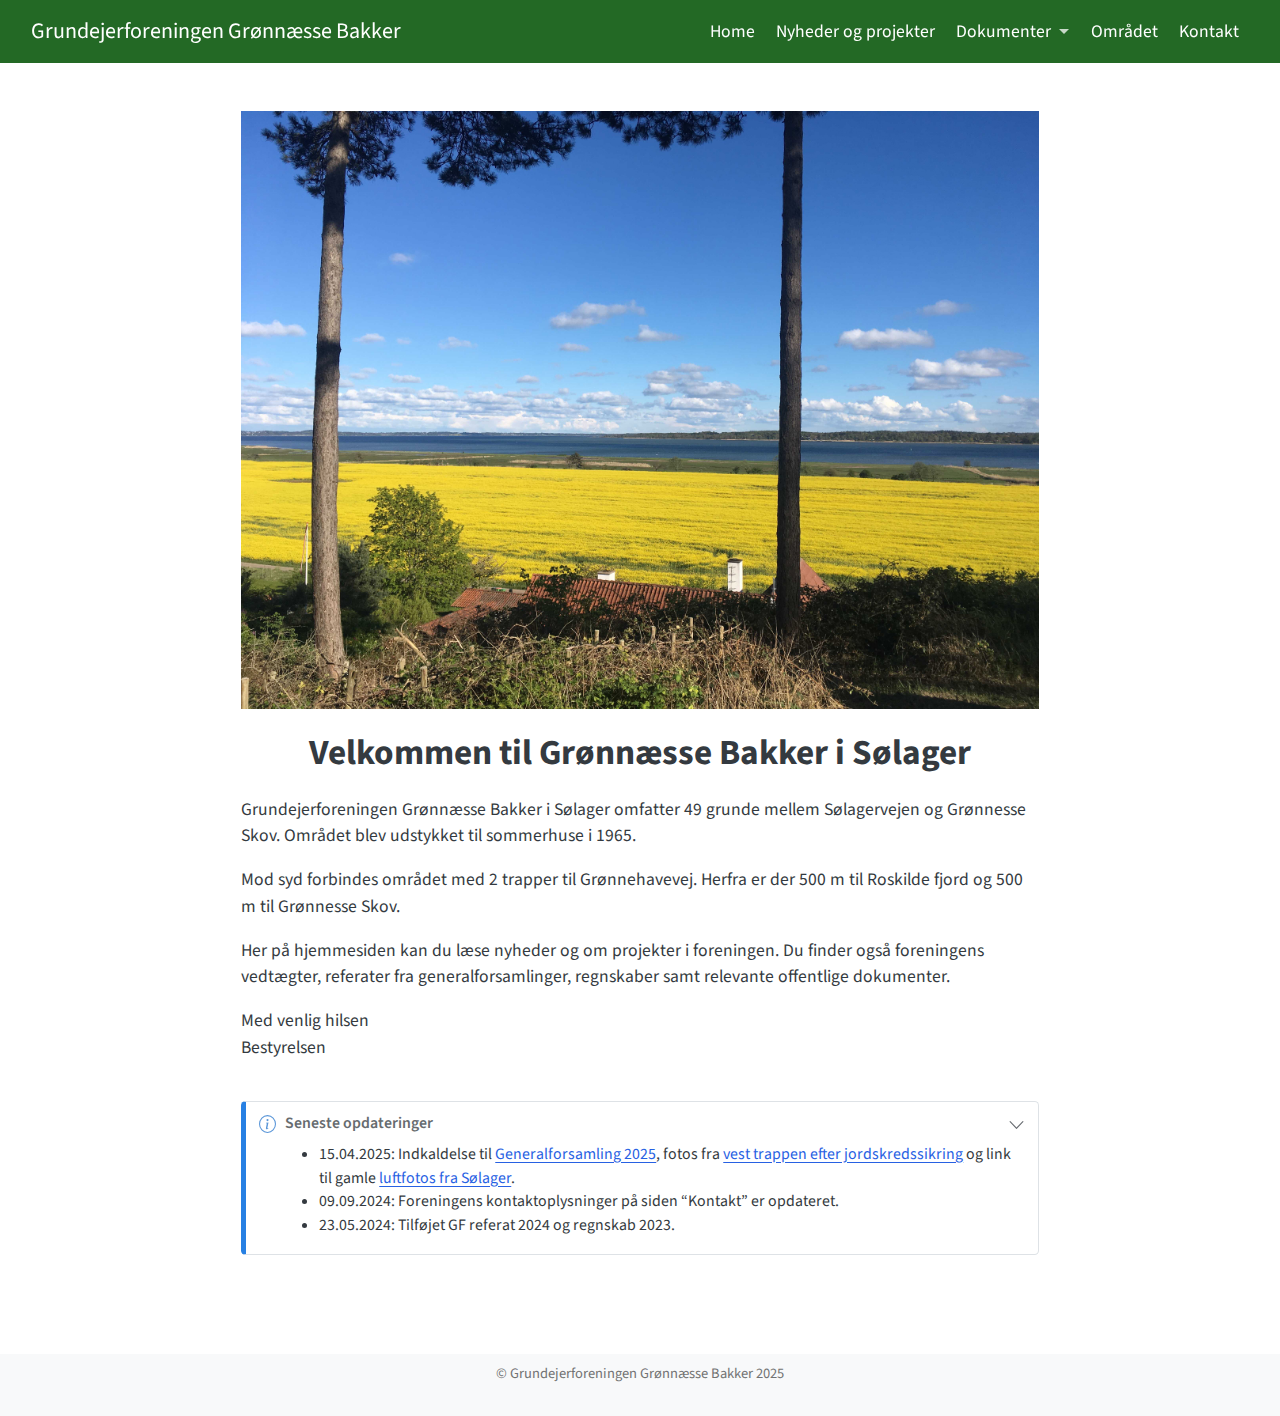
<file: docs/index.html>
<!DOCTYPE html>
<html xmlns="http://www.w3.org/1999/xhtml" lang="en" xml:lang="en"><head>

<meta charset="utf-8">
<meta name="generator" content="quarto-1.7.24">

<meta name="viewport" content="width=device-width, initial-scale=1.0, user-scalable=yes">


<title>Grundejerforeningen Grønnæsse Bakker</title>
<style>
code{white-space: pre-wrap;}
span.smallcaps{font-variant: small-caps;}
div.columns{display: flex; gap: min(4vw, 1.5em);}
div.column{flex: auto; overflow-x: auto;}
div.hanging-indent{margin-left: 1.5em; text-indent: -1.5em;}
ul.task-list{list-style: none;}
ul.task-list li input[type="checkbox"] {
  width: 0.8em;
  margin: 0 0.8em 0.2em -1em; /* quarto-specific, see https://github.com/quarto-dev/quarto-cli/issues/4556 */ 
  vertical-align: middle;
}
</style>


<script src="site_libs/quarto-nav/quarto-nav.js"></script>
<script src="site_libs/clipboard/clipboard.min.js"></script>
<script src="site_libs/quarto-html/quarto.js" type="module"></script>
<script src="site_libs/quarto-html/tabsets/tabsets.js" type="module"></script>
<script src="site_libs/quarto-html/popper.min.js"></script>
<script src="site_libs/quarto-html/tippy.umd.min.js"></script>
<script src="site_libs/quarto-html/anchor.min.js"></script>
<link href="site_libs/quarto-html/tippy.css" rel="stylesheet">
<link href="site_libs/quarto-html/quarto-syntax-highlighting-a37c72dd2dbac68997fcdc15a3622e78.css" rel="stylesheet" id="quarto-text-highlighting-styles">
<script src="site_libs/bootstrap/bootstrap.min.js"></script>
<link href="site_libs/bootstrap/bootstrap-icons.css" rel="stylesheet">
<link href="site_libs/bootstrap/bootstrap-1b5ebce8676a2ba0a17a184187706ad0.min.css" rel="stylesheet" append-hash="true" id="quarto-bootstrap" data-mode="light">
<script src="site_libs/quarto-contrib/glightbox/glightbox.min.js"></script>
<link href="site_libs/quarto-contrib/glightbox/glightbox.min.css" rel="stylesheet">
<link href="site_libs/quarto-contrib/glightbox/lightbox.css" rel="stylesheet">
<script id="quarto-search-options" type="application/json">{
  "language": {
    "search-no-results-text": "No results",
    "search-matching-documents-text": "matching documents",
    "search-copy-link-title": "Copy link to search",
    "search-hide-matches-text": "Hide additional matches",
    "search-more-match-text": "more match in this document",
    "search-more-matches-text": "more matches in this document",
    "search-clear-button-title": "Clear",
    "search-text-placeholder": "",
    "search-detached-cancel-button-title": "Cancel",
    "search-submit-button-title": "Submit",
    "search-label": "Search"
  }
}</script>


<link rel="stylesheet" href="styles.css">
</head>

<body class="nav-fixed fullcontent quarto-light">

<div id="quarto-search-results"></div>
  <header id="quarto-header" class="headroom fixed-top">
    <nav class="navbar navbar-expand-lg " data-bs-theme="dark">
      <div class="navbar-container container-fluid">
      <div class="navbar-brand-container mx-auto">
    <a class="navbar-brand" href="./index.html">
    <span class="navbar-title">Grundejerforeningen Grønnæsse Bakker</span>
    </a>
  </div>
          <button class="navbar-toggler" type="button" data-bs-toggle="collapse" data-bs-target="#navbarCollapse" aria-controls="navbarCollapse" role="menu" aria-expanded="false" aria-label="Toggle navigation" onclick="if (window.quartoToggleHeadroom) { window.quartoToggleHeadroom(); }">
  <span class="navbar-toggler-icon"></span>
</button>
          <div class="collapse navbar-collapse" id="navbarCollapse">
            <ul class="navbar-nav navbar-nav-scroll ms-auto">
  <li class="nav-item">
    <a class="nav-link active" href="./index.html" aria-current="page"> 
<span class="menu-text">Home</span></a>
  </li>  
  <li class="nav-item">
    <a class="nav-link" href="./posts.html"> 
<span class="menu-text">Nyheder og projekter</span></a>
  </li>  
  <li class="nav-item dropdown ">
    <a class="nav-link dropdown-toggle" href="#" id="nav-menu-dokumenter" role="link" data-bs-toggle="dropdown" aria-expanded="false">
 <span class="menu-text">Dokumenter</span>
    </a>
    <ul class="dropdown-menu dropdown-menu-end" aria-labelledby="nav-menu-dokumenter">    
        <li>
    <a class="dropdown-item" href="./dok_forening.html">
 <span class="dropdown-text">Foreningens dokumenter</span></a>
  </li>  
        <li>
    <a class="dropdown-item" href="./dok_offentlig.html">
 <span class="dropdown-text">Offentlige dokumenter</span></a>
  </li>  
    </ul>
  </li>
  <li class="nav-item">
    <a class="nav-link" href="./dok_omraadet.html"> 
<span class="menu-text">Området</span></a>
  </li>  
  <li class="nav-item">
    <a class="nav-link" href="./kontakt.html"> 
<span class="menu-text">Kontakt</span></a>
  </li>  
</ul>
          </div> <!-- /navcollapse -->
            <div class="quarto-navbar-tools">
</div>
      </div> <!-- /container-fluid -->
    </nav>
</header>
<!-- content -->
<div id="quarto-content" class="quarto-container page-columns page-rows-contents page-layout-article page-navbar">
<!-- sidebar -->
<!-- margin-sidebar -->
    
<!-- main -->
<main class="content page-columns page-full" id="quarto-document-content"><header id="title-block-header" class="quarto-title-block"></header>




<div class="column-body">
<p><a href="dok_omraadet/Compr_IMG_9024.jpeg" class="lightbox" data-gallery="quarto-lightbox-gallery-1"><img src="dok_omraadet/Compr_IMG_9024.jpeg" class="img-fluid"></a></p>
</div>
<div class="column-page" style="text-align: center;">
<p><span style="font-size: 2em;"><strong>Velkommen til Grønnæsse Bakker i Sølager</strong></span></p>
</div>
<p>Grundejerforeningen Grønnæsse Bakker i Sølager omfatter 49 grunde mellem Sølagervejen og Grønnesse Skov. Området blev udstykket til sommerhuse i 1965.</p>
<p>Mod syd forbindes området med 2 trapper til Grønnehavevej. Herfra er der 500 m til Roskilde fjord og 500 m til Grønnesse Skov.</p>
<p>Her på hjemmesiden kan du læse nyheder og om projekter i foreningen. Du finder også foreningens vedtægter, referater fra generalforsamlinger, regnskaber samt relevante offentlige dokumenter.</p>
<p>Med venlig hilsen<br>
Bestyrelsen</p>
<div class="callout callout-style-simple callout-note callout-titled">
<div class="callout-header d-flex align-content-center" data-bs-toggle="collapse" data-bs-target=".callout-1-contents" aria-controls="callout-1" aria-expanded="true" aria-label="Toggle callout">
<div class="callout-icon-container">
<i class="callout-icon"></i>
</div>
<div class="callout-title-container flex-fill">
Seneste opdateringer
</div>
<div class="callout-btn-toggle d-inline-block border-0 py-1 ps-1 pe-0 float-end"><i class="callout-toggle"></i></div>
</div>
<div id="callout-1" class="callout-1-contents callout-collapse collapse show">
<div class="callout-body-container callout-body">
<ul>
<li>15.04.2025: Indkaldelse til <a href="./posts/GF_info/index.html">Generalforsamling 2025</a>, fotos fra <a href="./posts/trapper/index.html#jordskredssikring-i-marts-2025">vest trappen efter jordskredssikring</a> og link til gamle <a href="./dok_omraadet.html#danmark-set-fra-luften-før-google">luftfotos fra Sølager</a>.</li>
<li>09.09.2024: Foreningens kontaktoplysninger på siden “Kontakt” er opdateret.</li>
<li>23.05.2024: Tilføjet GF referat 2024 og regnskab 2023.</li>
</ul>
</div>
</div>
</div>



</main> <!-- /main -->
<script id="quarto-html-after-body" type="application/javascript">
  window.document.addEventListener("DOMContentLoaded", function (event) {
    const icon = "";
    const anchorJS = new window.AnchorJS();
    anchorJS.options = {
      placement: 'right',
      icon: icon
    };
    anchorJS.add('.anchored');
    const isCodeAnnotation = (el) => {
      for (const clz of el.classList) {
        if (clz.startsWith('code-annotation-')) {                     
          return true;
        }
      }
      return false;
    }
    const onCopySuccess = function(e) {
      // button target
      const button = e.trigger;
      // don't keep focus
      button.blur();
      // flash "checked"
      button.classList.add('code-copy-button-checked');
      var currentTitle = button.getAttribute("title");
      button.setAttribute("title", "Copied!");
      let tooltip;
      if (window.bootstrap) {
        button.setAttribute("data-bs-toggle", "tooltip");
        button.setAttribute("data-bs-placement", "left");
        button.setAttribute("data-bs-title", "Copied!");
        tooltip = new bootstrap.Tooltip(button, 
          { trigger: "manual", 
            customClass: "code-copy-button-tooltip",
            offset: [0, -8]});
        tooltip.show();    
      }
      setTimeout(function() {
        if (tooltip) {
          tooltip.hide();
          button.removeAttribute("data-bs-title");
          button.removeAttribute("data-bs-toggle");
          button.removeAttribute("data-bs-placement");
        }
        button.setAttribute("title", currentTitle);
        button.classList.remove('code-copy-button-checked');
      }, 1000);
      // clear code selection
      e.clearSelection();
    }
    const getTextToCopy = function(trigger) {
        const codeEl = trigger.previousElementSibling.cloneNode(true);
        for (const childEl of codeEl.children) {
          if (isCodeAnnotation(childEl)) {
            childEl.remove();
          }
        }
        return codeEl.innerText;
    }
    const clipboard = new window.ClipboardJS('.code-copy-button:not([data-in-quarto-modal])', {
      text: getTextToCopy
    });
    clipboard.on('success', onCopySuccess);
    if (window.document.getElementById('quarto-embedded-source-code-modal')) {
      const clipboardModal = new window.ClipboardJS('.code-copy-button[data-in-quarto-modal]', {
        text: getTextToCopy,
        container: window.document.getElementById('quarto-embedded-source-code-modal')
      });
      clipboardModal.on('success', onCopySuccess);
    }
      var localhostRegex = new RegExp(/^(?:http|https):\/\/localhost\:?[0-9]*\//);
      var mailtoRegex = new RegExp(/^mailto:/);
        var filterRegex = new RegExp('/' + window.location.host + '/');
      var isInternal = (href) => {
          return filterRegex.test(href) || localhostRegex.test(href) || mailtoRegex.test(href);
      }
      // Inspect non-navigation links and adorn them if external
     var links = window.document.querySelectorAll('a[href]:not(.nav-link):not(.navbar-brand):not(.toc-action):not(.sidebar-link):not(.sidebar-item-toggle):not(.pagination-link):not(.no-external):not([aria-hidden]):not(.dropdown-item):not(.quarto-navigation-tool):not(.about-link)');
      for (var i=0; i<links.length; i++) {
        const link = links[i];
        if (!isInternal(link.href)) {
          // undo the damage that might have been done by quarto-nav.js in the case of
          // links that we want to consider external
          if (link.dataset.originalHref !== undefined) {
            link.href = link.dataset.originalHref;
          }
        }
      }
    function tippyHover(el, contentFn, onTriggerFn, onUntriggerFn) {
      const config = {
        allowHTML: true,
        maxWidth: 500,
        delay: 100,
        arrow: false,
        appendTo: function(el) {
            return el.parentElement;
        },
        interactive: true,
        interactiveBorder: 10,
        theme: 'quarto',
        placement: 'bottom-start',
      };
      if (contentFn) {
        config.content = contentFn;
      }
      if (onTriggerFn) {
        config.onTrigger = onTriggerFn;
      }
      if (onUntriggerFn) {
        config.onUntrigger = onUntriggerFn;
      }
      window.tippy(el, config); 
    }
    const noterefs = window.document.querySelectorAll('a[role="doc-noteref"]');
    for (var i=0; i<noterefs.length; i++) {
      const ref = noterefs[i];
      tippyHover(ref, function() {
        // use id or data attribute instead here
        let href = ref.getAttribute('data-footnote-href') || ref.getAttribute('href');
        try { href = new URL(href).hash; } catch {}
        const id = href.replace(/^#\/?/, "");
        const note = window.document.getElementById(id);
        if (note) {
          return note.innerHTML;
        } else {
          return "";
        }
      });
    }
    const xrefs = window.document.querySelectorAll('a.quarto-xref');
    const processXRef = (id, note) => {
      // Strip column container classes
      const stripColumnClz = (el) => {
        el.classList.remove("page-full", "page-columns");
        if (el.children) {
          for (const child of el.children) {
            stripColumnClz(child);
          }
        }
      }
      stripColumnClz(note)
      if (id === null || id.startsWith('sec-')) {
        // Special case sections, only their first couple elements
        const container = document.createElement("div");
        if (note.children && note.children.length > 2) {
          container.appendChild(note.children[0].cloneNode(true));
          for (let i = 1; i < note.children.length; i++) {
            const child = note.children[i];
            if (child.tagName === "P" && child.innerText === "") {
              continue;
            } else {
              container.appendChild(child.cloneNode(true));
              break;
            }
          }
          if (window.Quarto?.typesetMath) {
            window.Quarto.typesetMath(container);
          }
          return container.innerHTML
        } else {
          if (window.Quarto?.typesetMath) {
            window.Quarto.typesetMath(note);
          }
          return note.innerHTML;
        }
      } else {
        // Remove any anchor links if they are present
        const anchorLink = note.querySelector('a.anchorjs-link');
        if (anchorLink) {
          anchorLink.remove();
        }
        if (window.Quarto?.typesetMath) {
          window.Quarto.typesetMath(note);
        }
        if (note.classList.contains("callout")) {
          return note.outerHTML;
        } else {
          return note.innerHTML;
        }
      }
    }
    for (var i=0; i<xrefs.length; i++) {
      const xref = xrefs[i];
      tippyHover(xref, undefined, function(instance) {
        instance.disable();
        let url = xref.getAttribute('href');
        let hash = undefined; 
        if (url.startsWith('#')) {
          hash = url;
        } else {
          try { hash = new URL(url).hash; } catch {}
        }
        if (hash) {
          const id = hash.replace(/^#\/?/, "");
          const note = window.document.getElementById(id);
          if (note !== null) {
            try {
              const html = processXRef(id, note.cloneNode(true));
              instance.setContent(html);
            } finally {
              instance.enable();
              instance.show();
            }
          } else {
            // See if we can fetch this
            fetch(url.split('#')[0])
            .then(res => res.text())
            .then(html => {
              const parser = new DOMParser();
              const htmlDoc = parser.parseFromString(html, "text/html");
              const note = htmlDoc.getElementById(id);
              if (note !== null) {
                const html = processXRef(id, note);
                instance.setContent(html);
              } 
            }).finally(() => {
              instance.enable();
              instance.show();
            });
          }
        } else {
          // See if we can fetch a full url (with no hash to target)
          // This is a special case and we should probably do some content thinning / targeting
          fetch(url)
          .then(res => res.text())
          .then(html => {
            const parser = new DOMParser();
            const htmlDoc = parser.parseFromString(html, "text/html");
            const note = htmlDoc.querySelector('main.content');
            if (note !== null) {
              // This should only happen for chapter cross references
              // (since there is no id in the URL)
              // remove the first header
              if (note.children.length > 0 && note.children[0].tagName === "HEADER") {
                note.children[0].remove();
              }
              const html = processXRef(null, note);
              instance.setContent(html);
            } 
          }).finally(() => {
            instance.enable();
            instance.show();
          });
        }
      }, function(instance) {
      });
    }
        let selectedAnnoteEl;
        const selectorForAnnotation = ( cell, annotation) => {
          let cellAttr = 'data-code-cell="' + cell + '"';
          let lineAttr = 'data-code-annotation="' +  annotation + '"';
          const selector = 'span[' + cellAttr + '][' + lineAttr + ']';
          return selector;
        }
        const selectCodeLines = (annoteEl) => {
          const doc = window.document;
          const targetCell = annoteEl.getAttribute("data-target-cell");
          const targetAnnotation = annoteEl.getAttribute("data-target-annotation");
          const annoteSpan = window.document.querySelector(selectorForAnnotation(targetCell, targetAnnotation));
          const lines = annoteSpan.getAttribute("data-code-lines").split(",");
          const lineIds = lines.map((line) => {
            return targetCell + "-" + line;
          })
          let top = null;
          let height = null;
          let parent = null;
          if (lineIds.length > 0) {
              //compute the position of the single el (top and bottom and make a div)
              const el = window.document.getElementById(lineIds[0]);
              top = el.offsetTop;
              height = el.offsetHeight;
              parent = el.parentElement.parentElement;
            if (lineIds.length > 1) {
              const lastEl = window.document.getElementById(lineIds[lineIds.length - 1]);
              const bottom = lastEl.offsetTop + lastEl.offsetHeight;
              height = bottom - top;
            }
            if (top !== null && height !== null && parent !== null) {
              // cook up a div (if necessary) and position it 
              let div = window.document.getElementById("code-annotation-line-highlight");
              if (div === null) {
                div = window.document.createElement("div");
                div.setAttribute("id", "code-annotation-line-highlight");
                div.style.position = 'absolute';
                parent.appendChild(div);
              }
              div.style.top = top - 2 + "px";
              div.style.height = height + 4 + "px";
              div.style.left = 0;
              let gutterDiv = window.document.getElementById("code-annotation-line-highlight-gutter");
              if (gutterDiv === null) {
                gutterDiv = window.document.createElement("div");
                gutterDiv.setAttribute("id", "code-annotation-line-highlight-gutter");
                gutterDiv.style.position = 'absolute';
                const codeCell = window.document.getElementById(targetCell);
                const gutter = codeCell.querySelector('.code-annotation-gutter');
                gutter.appendChild(gutterDiv);
              }
              gutterDiv.style.top = top - 2 + "px";
              gutterDiv.style.height = height + 4 + "px";
            }
            selectedAnnoteEl = annoteEl;
          }
        };
        const unselectCodeLines = () => {
          const elementsIds = ["code-annotation-line-highlight", "code-annotation-line-highlight-gutter"];
          elementsIds.forEach((elId) => {
            const div = window.document.getElementById(elId);
            if (div) {
              div.remove();
            }
          });
          selectedAnnoteEl = undefined;
        };
          // Handle positioning of the toggle
      window.addEventListener(
        "resize",
        throttle(() => {
          elRect = undefined;
          if (selectedAnnoteEl) {
            selectCodeLines(selectedAnnoteEl);
          }
        }, 10)
      );
      function throttle(fn, ms) {
      let throttle = false;
      let timer;
        return (...args) => {
          if(!throttle) { // first call gets through
              fn.apply(this, args);
              throttle = true;
          } else { // all the others get throttled
              if(timer) clearTimeout(timer); // cancel #2
              timer = setTimeout(() => {
                fn.apply(this, args);
                timer = throttle = false;
              }, ms);
          }
        };
      }
        // Attach click handler to the DT
        const annoteDls = window.document.querySelectorAll('dt[data-target-cell]');
        for (const annoteDlNode of annoteDls) {
          annoteDlNode.addEventListener('click', (event) => {
            const clickedEl = event.target;
            if (clickedEl !== selectedAnnoteEl) {
              unselectCodeLines();
              const activeEl = window.document.querySelector('dt[data-target-cell].code-annotation-active');
              if (activeEl) {
                activeEl.classList.remove('code-annotation-active');
              }
              selectCodeLines(clickedEl);
              clickedEl.classList.add('code-annotation-active');
            } else {
              // Unselect the line
              unselectCodeLines();
              clickedEl.classList.remove('code-annotation-active');
            }
          });
        }
    const findCites = (el) => {
      const parentEl = el.parentElement;
      if (parentEl) {
        const cites = parentEl.dataset.cites;
        if (cites) {
          return {
            el,
            cites: cites.split(' ')
          };
        } else {
          return findCites(el.parentElement)
        }
      } else {
        return undefined;
      }
    };
    var bibliorefs = window.document.querySelectorAll('a[role="doc-biblioref"]');
    for (var i=0; i<bibliorefs.length; i++) {
      const ref = bibliorefs[i];
      const citeInfo = findCites(ref);
      if (citeInfo) {
        tippyHover(citeInfo.el, function() {
          var popup = window.document.createElement('div');
          citeInfo.cites.forEach(function(cite) {
            var citeDiv = window.document.createElement('div');
            citeDiv.classList.add('hanging-indent');
            citeDiv.classList.add('csl-entry');
            var biblioDiv = window.document.getElementById('ref-' + cite);
            if (biblioDiv) {
              citeDiv.innerHTML = biblioDiv.innerHTML;
            }
            popup.appendChild(citeDiv);
          });
          return popup.innerHTML;
        });
      }
    }
  });
  </script>
</div> <!-- /content -->
<footer class="footer">
  <div class="nav-footer">
    <div class="nav-footer-left">
      &nbsp;
    </div>   
    <div class="nav-footer-center">
<p>© Grundejerforeningen Grønnæsse Bakker 2025</p>
</div>
    <div class="nav-footer-right">
      &nbsp;
    </div>
  </div>
</footer>
<script>var lightboxQuarto = GLightbox({"closeEffect":"zoom","descPosition":"bottom","loop":true,"openEffect":"zoom","selector":".lightbox"});
(function() {
  let previousOnload = window.onload;
  window.onload = () => {
    if (previousOnload) {
      previousOnload();
    }
    lightboxQuarto.on('slide_before_load', (data) => {
      const { slideIndex, slideNode, slideConfig, player, trigger } = data;
      const href = trigger.getAttribute('href');
      if (href !== null) {
        const imgEl = window.document.querySelector(`a[href="${href}"] img`);
        if (imgEl !== null) {
          const srcAttr = imgEl.getAttribute("src");
          if (srcAttr && srcAttr.startsWith("data:")) {
            slideConfig.href = srcAttr;
          }
        }
      } 
    });
  
    lightboxQuarto.on('slide_after_load', (data) => {
      const { slideIndex, slideNode, slideConfig, player, trigger } = data;
      if (window.Quarto?.typesetMath) {
        window.Quarto.typesetMath(slideNode);
      }
    });
  
  };
  
})();
          </script>




</body></html>
</file>
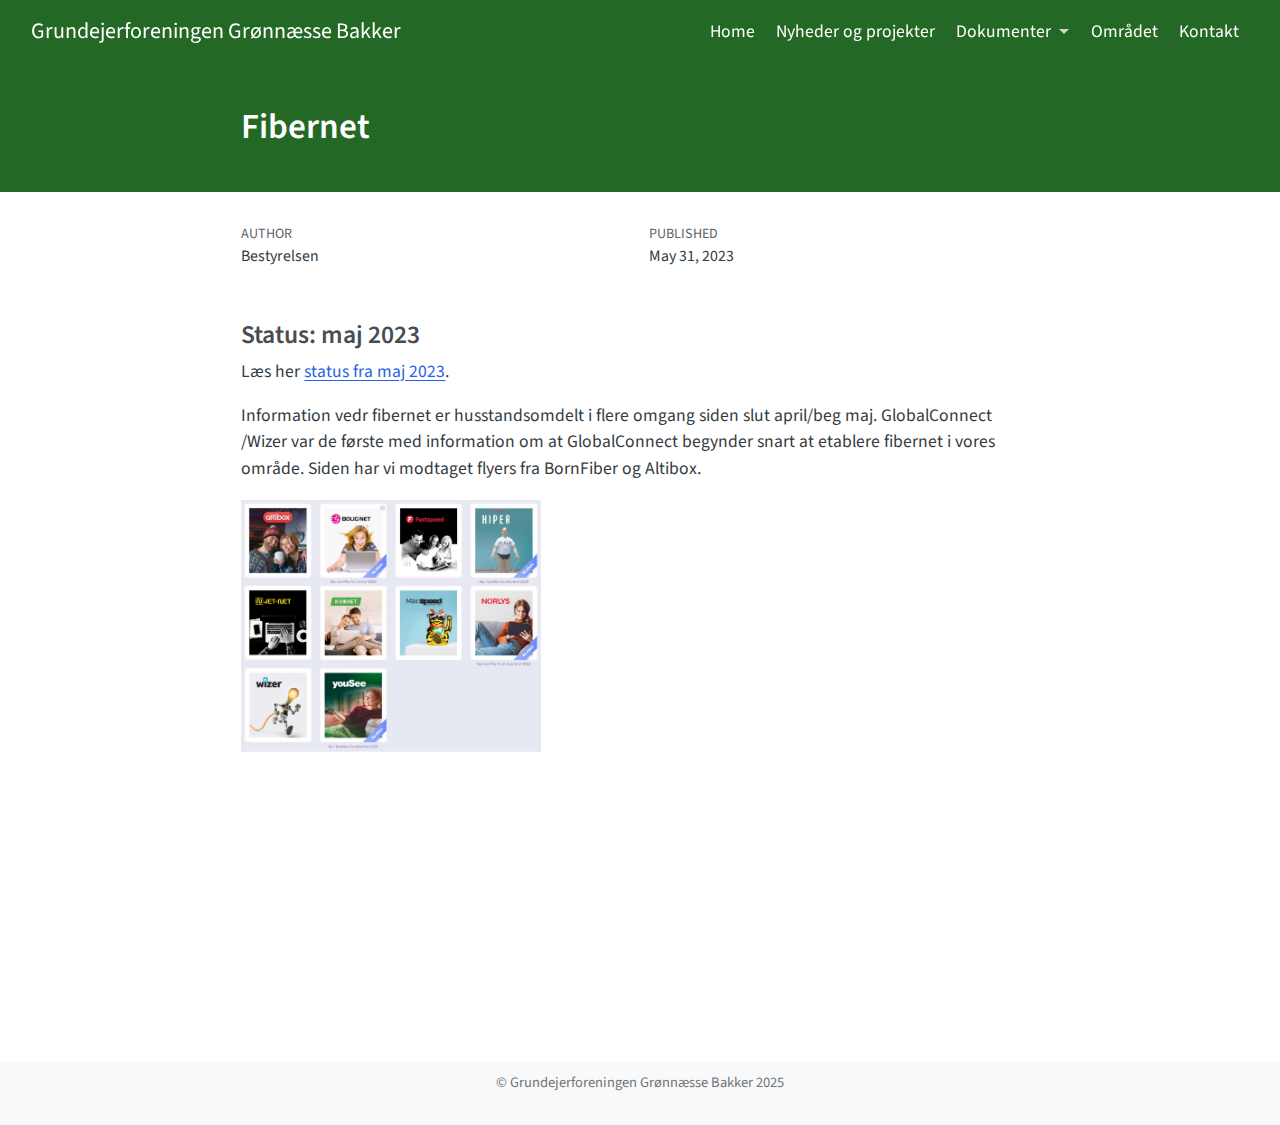
<file: docs/posts/Fibernet/index.html>
<!DOCTYPE html>
<html xmlns="http://www.w3.org/1999/xhtml" lang="en" xml:lang="en"><head>

<meta charset="utf-8">
<meta name="generator" content="quarto-1.6.42">

<meta name="viewport" content="width=device-width, initial-scale=1.0, user-scalable=yes">

<meta name="author" content="Bestyrelsen">
<meta name="dcterms.date" content="2023-05-31">

<title>Fibernet – Grundejerforeningen Grønnæsse Bakker</title>
<style>
code{white-space: pre-wrap;}
span.smallcaps{font-variant: small-caps;}
div.columns{display: flex; gap: min(4vw, 1.5em);}
div.column{flex: auto; overflow-x: auto;}
div.hanging-indent{margin-left: 1.5em; text-indent: -1.5em;}
ul.task-list{list-style: none;}
ul.task-list li input[type="checkbox"] {
  width: 0.8em;
  margin: 0 0.8em 0.2em -1em; /* quarto-specific, see https://github.com/quarto-dev/quarto-cli/issues/4556 */ 
  vertical-align: middle;
}
</style>


<script src="../../site_libs/quarto-nav/quarto-nav.js"></script>
<script src="../../site_libs/clipboard/clipboard.min.js"></script>
<script src="../../site_libs/quarto-html/quarto.js"></script>
<script src="../../site_libs/quarto-html/popper.min.js"></script>
<script src="../../site_libs/quarto-html/tippy.umd.min.js"></script>
<script src="../../site_libs/quarto-html/anchor.min.js"></script>
<link href="../../site_libs/quarto-html/tippy.css" rel="stylesheet">
<link href="../../site_libs/quarto-html/quarto-syntax-highlighting-2f5df379a58b258e96c21c0638c20c03.css" rel="stylesheet" id="quarto-text-highlighting-styles">
<script src="../../site_libs/bootstrap/bootstrap.min.js"></script>
<link href="../../site_libs/bootstrap/bootstrap-icons.css" rel="stylesheet">
<link href="../../site_libs/bootstrap/bootstrap-103eb9e87a66c6f63c1e16135233da3c.min.css" rel="stylesheet" append-hash="true" id="quarto-bootstrap" data-mode="light">
<script src="../../site_libs/quarto-contrib/glightbox/glightbox.min.js"></script>
<link href="../../site_libs/quarto-contrib/glightbox/glightbox.min.css" rel="stylesheet">
<link href="../../site_libs/quarto-contrib/glightbox/lightbox.css" rel="stylesheet">
<script id="quarto-search-options" type="application/json">{
  "language": {
    "search-no-results-text": "No results",
    "search-matching-documents-text": "matching documents",
    "search-copy-link-title": "Copy link to search",
    "search-hide-matches-text": "Hide additional matches",
    "search-more-match-text": "more match in this document",
    "search-more-matches-text": "more matches in this document",
    "search-clear-button-title": "Clear",
    "search-text-placeholder": "",
    "search-detached-cancel-button-title": "Cancel",
    "search-submit-button-title": "Submit",
    "search-label": "Search"
  }
}</script>


<link rel="stylesheet" href="../../styles.css">
</head>

<body class="nav-fixed fullcontent">

<div id="quarto-search-results"></div>
  <header id="quarto-header" class="headroom fixed-top quarto-banner">
    <nav class="navbar navbar-expand-lg " data-bs-theme="dark">
      <div class="navbar-container container-fluid">
      <div class="navbar-brand-container mx-auto">
    <a class="navbar-brand" href="../../index.html">
    <span class="navbar-title">Grundejerforeningen Grønnæsse Bakker</span>
    </a>
  </div>
          <button class="navbar-toggler" type="button" data-bs-toggle="collapse" data-bs-target="#navbarCollapse" aria-controls="navbarCollapse" role="menu" aria-expanded="false" aria-label="Toggle navigation" onclick="if (window.quartoToggleHeadroom) { window.quartoToggleHeadroom(); }">
  <span class="navbar-toggler-icon"></span>
</button>
          <div class="collapse navbar-collapse" id="navbarCollapse">
            <ul class="navbar-nav navbar-nav-scroll ms-auto">
  <li class="nav-item">
    <a class="nav-link" href="../../index.html"> 
<span class="menu-text">Home</span></a>
  </li>  
  <li class="nav-item">
    <a class="nav-link" href="../../posts.html"> 
<span class="menu-text">Nyheder og projekter</span></a>
  </li>  
  <li class="nav-item dropdown ">
    <a class="nav-link dropdown-toggle" href="#" id="nav-menu-dokumenter" role="link" data-bs-toggle="dropdown" aria-expanded="false">
 <span class="menu-text">Dokumenter</span>
    </a>
    <ul class="dropdown-menu dropdown-menu-end" aria-labelledby="nav-menu-dokumenter">    
        <li>
    <a class="dropdown-item" href="../../dok_forening.html">
 <span class="dropdown-text">Foreningens dokumenter</span></a>
  </li>  
        <li>
    <a class="dropdown-item" href="../../dok_offentlig.html">
 <span class="dropdown-text">Offentlige dokumenter</span></a>
  </li>  
    </ul>
  </li>
  <li class="nav-item">
    <a class="nav-link" href="../../dok_omraadet.html"> 
<span class="menu-text">Området</span></a>
  </li>  
  <li class="nav-item">
    <a class="nav-link" href="../../kontakt.html"> 
<span class="menu-text">Kontakt</span></a>
  </li>  
</ul>
          </div> <!-- /navcollapse -->
            <div class="quarto-navbar-tools">
</div>
      </div> <!-- /container-fluid -->
    </nav>
</header>
<!-- content -->
<header id="title-block-header" class="quarto-title-block default page-columns page-full">
  <div class="quarto-title-banner page-columns page-full">
    <div class="quarto-title column-body">
      <h1 class="title">Fibernet</h1>
                      </div>
  </div>
    
  
  <div class="quarto-title-meta">

      <div>
      <div class="quarto-title-meta-heading">Author</div>
      <div class="quarto-title-meta-contents">
               <p>Bestyrelsen </p>
            </div>
    </div>
      
      <div>
      <div class="quarto-title-meta-heading">Published</div>
      <div class="quarto-title-meta-contents">
        <p class="date">May 31, 2023</p>
      </div>
    </div>
    
      
    </div>
    
  
  </header><div id="quarto-content" class="quarto-container page-columns page-rows-contents page-layout-article page-navbar">
<!-- sidebar -->
<!-- margin-sidebar -->
    
<!-- main -->
<main class="content quarto-banner-title-block" id="quarto-document-content">





<section id="status-maj-2023" class="level3">
<h3 class="anchored" data-anchor-id="status-maj-2023">Status: maj 2023</h3>
<p>Læs her <a href="Fiber.pdf">status fra maj 2023</a>.</p>
<p>Information vedr fibernet er husstandsomdelt i flere omgang siden slut april/beg maj. GlobalConnect /Wizer var de første med information om at GlobalConnect begynder snart at etablere fibernet i vores område. Siden har vi modtaget flyers fra BornFiber og Altibox.</p>
<p><a href="Fiber_foto.png" class="lightbox" data-gallery="quarto-lightbox-gallery-1"><img src="Fiber_foto.png" class="img-fluid" width="300"></a></p>


</section>

</main> <!-- /main -->
<script id="quarto-html-after-body" type="application/javascript">
window.document.addEventListener("DOMContentLoaded", function (event) {
  const toggleBodyColorMode = (bsSheetEl) => {
    const mode = bsSheetEl.getAttribute("data-mode");
    const bodyEl = window.document.querySelector("body");
    if (mode === "dark") {
      bodyEl.classList.add("quarto-dark");
      bodyEl.classList.remove("quarto-light");
    } else {
      bodyEl.classList.add("quarto-light");
      bodyEl.classList.remove("quarto-dark");
    }
  }
  const toggleBodyColorPrimary = () => {
    const bsSheetEl = window.document.querySelector("link#quarto-bootstrap");
    if (bsSheetEl) {
      toggleBodyColorMode(bsSheetEl);
    }
  }
  toggleBodyColorPrimary();  
  const icon = "";
  const anchorJS = new window.AnchorJS();
  anchorJS.options = {
    placement: 'right',
    icon: icon
  };
  anchorJS.add('.anchored');
  const isCodeAnnotation = (el) => {
    for (const clz of el.classList) {
      if (clz.startsWith('code-annotation-')) {                     
        return true;
      }
    }
    return false;
  }
  const onCopySuccess = function(e) {
    // button target
    const button = e.trigger;
    // don't keep focus
    button.blur();
    // flash "checked"
    button.classList.add('code-copy-button-checked');
    var currentTitle = button.getAttribute("title");
    button.setAttribute("title", "Copied!");
    let tooltip;
    if (window.bootstrap) {
      button.setAttribute("data-bs-toggle", "tooltip");
      button.setAttribute("data-bs-placement", "left");
      button.setAttribute("data-bs-title", "Copied!");
      tooltip = new bootstrap.Tooltip(button, 
        { trigger: "manual", 
          customClass: "code-copy-button-tooltip",
          offset: [0, -8]});
      tooltip.show();    
    }
    setTimeout(function() {
      if (tooltip) {
        tooltip.hide();
        button.removeAttribute("data-bs-title");
        button.removeAttribute("data-bs-toggle");
        button.removeAttribute("data-bs-placement");
      }
      button.setAttribute("title", currentTitle);
      button.classList.remove('code-copy-button-checked');
    }, 1000);
    // clear code selection
    e.clearSelection();
  }
  const getTextToCopy = function(trigger) {
      const codeEl = trigger.previousElementSibling.cloneNode(true);
      for (const childEl of codeEl.children) {
        if (isCodeAnnotation(childEl)) {
          childEl.remove();
        }
      }
      return codeEl.innerText;
  }
  const clipboard = new window.ClipboardJS('.code-copy-button:not([data-in-quarto-modal])', {
    text: getTextToCopy
  });
  clipboard.on('success', onCopySuccess);
  if (window.document.getElementById('quarto-embedded-source-code-modal')) {
    const clipboardModal = new window.ClipboardJS('.code-copy-button[data-in-quarto-modal]', {
      text: getTextToCopy,
      container: window.document.getElementById('quarto-embedded-source-code-modal')
    });
    clipboardModal.on('success', onCopySuccess);
  }
    var localhostRegex = new RegExp(/^(?:http|https):\/\/localhost\:?[0-9]*\//);
    var mailtoRegex = new RegExp(/^mailto:/);
      var filterRegex = new RegExp('/' + window.location.host + '/');
    var isInternal = (href) => {
        return filterRegex.test(href) || localhostRegex.test(href) || mailtoRegex.test(href);
    }
    // Inspect non-navigation links and adorn them if external
 	var links = window.document.querySelectorAll('a[href]:not(.nav-link):not(.navbar-brand):not(.toc-action):not(.sidebar-link):not(.sidebar-item-toggle):not(.pagination-link):not(.no-external):not([aria-hidden]):not(.dropdown-item):not(.quarto-navigation-tool):not(.about-link)');
    for (var i=0; i<links.length; i++) {
      const link = links[i];
      if (!isInternal(link.href)) {
        // undo the damage that might have been done by quarto-nav.js in the case of
        // links that we want to consider external
        if (link.dataset.originalHref !== undefined) {
          link.href = link.dataset.originalHref;
        }
      }
    }
  function tippyHover(el, contentFn, onTriggerFn, onUntriggerFn) {
    const config = {
      allowHTML: true,
      maxWidth: 500,
      delay: 100,
      arrow: false,
      appendTo: function(el) {
          return el.parentElement;
      },
      interactive: true,
      interactiveBorder: 10,
      theme: 'quarto',
      placement: 'bottom-start',
    };
    if (contentFn) {
      config.content = contentFn;
    }
    if (onTriggerFn) {
      config.onTrigger = onTriggerFn;
    }
    if (onUntriggerFn) {
      config.onUntrigger = onUntriggerFn;
    }
    window.tippy(el, config); 
  }
  const noterefs = window.document.querySelectorAll('a[role="doc-noteref"]');
  for (var i=0; i<noterefs.length; i++) {
    const ref = noterefs[i];
    tippyHover(ref, function() {
      // use id or data attribute instead here
      let href = ref.getAttribute('data-footnote-href') || ref.getAttribute('href');
      try { href = new URL(href).hash; } catch {}
      const id = href.replace(/^#\/?/, "");
      const note = window.document.getElementById(id);
      if (note) {
        return note.innerHTML;
      } else {
        return "";
      }
    });
  }
  const xrefs = window.document.querySelectorAll('a.quarto-xref');
  const processXRef = (id, note) => {
    // Strip column container classes
    const stripColumnClz = (el) => {
      el.classList.remove("page-full", "page-columns");
      if (el.children) {
        for (const child of el.children) {
          stripColumnClz(child);
        }
      }
    }
    stripColumnClz(note)
    if (id === null || id.startsWith('sec-')) {
      // Special case sections, only their first couple elements
      const container = document.createElement("div");
      if (note.children && note.children.length > 2) {
        container.appendChild(note.children[0].cloneNode(true));
        for (let i = 1; i < note.children.length; i++) {
          const child = note.children[i];
          if (child.tagName === "P" && child.innerText === "") {
            continue;
          } else {
            container.appendChild(child.cloneNode(true));
            break;
          }
        }
        if (window.Quarto?.typesetMath) {
          window.Quarto.typesetMath(container);
        }
        return container.innerHTML
      } else {
        if (window.Quarto?.typesetMath) {
          window.Quarto.typesetMath(note);
        }
        return note.innerHTML;
      }
    } else {
      // Remove any anchor links if they are present
      const anchorLink = note.querySelector('a.anchorjs-link');
      if (anchorLink) {
        anchorLink.remove();
      }
      if (window.Quarto?.typesetMath) {
        window.Quarto.typesetMath(note);
      }
      if (note.classList.contains("callout")) {
        return note.outerHTML;
      } else {
        return note.innerHTML;
      }
    }
  }
  for (var i=0; i<xrefs.length; i++) {
    const xref = xrefs[i];
    tippyHover(xref, undefined, function(instance) {
      instance.disable();
      let url = xref.getAttribute('href');
      let hash = undefined; 
      if (url.startsWith('#')) {
        hash = url;
      } else {
        try { hash = new URL(url).hash; } catch {}
      }
      if (hash) {
        const id = hash.replace(/^#\/?/, "");
        const note = window.document.getElementById(id);
        if (note !== null) {
          try {
            const html = processXRef(id, note.cloneNode(true));
            instance.setContent(html);
          } finally {
            instance.enable();
            instance.show();
          }
        } else {
          // See if we can fetch this
          fetch(url.split('#')[0])
          .then(res => res.text())
          .then(html => {
            const parser = new DOMParser();
            const htmlDoc = parser.parseFromString(html, "text/html");
            const note = htmlDoc.getElementById(id);
            if (note !== null) {
              const html = processXRef(id, note);
              instance.setContent(html);
            } 
          }).finally(() => {
            instance.enable();
            instance.show();
          });
        }
      } else {
        // See if we can fetch a full url (with no hash to target)
        // This is a special case and we should probably do some content thinning / targeting
        fetch(url)
        .then(res => res.text())
        .then(html => {
          const parser = new DOMParser();
          const htmlDoc = parser.parseFromString(html, "text/html");
          const note = htmlDoc.querySelector('main.content');
          if (note !== null) {
            // This should only happen for chapter cross references
            // (since there is no id in the URL)
            // remove the first header
            if (note.children.length > 0 && note.children[0].tagName === "HEADER") {
              note.children[0].remove();
            }
            const html = processXRef(null, note);
            instance.setContent(html);
          } 
        }).finally(() => {
          instance.enable();
          instance.show();
        });
      }
    }, function(instance) {
    });
  }
      let selectedAnnoteEl;
      const selectorForAnnotation = ( cell, annotation) => {
        let cellAttr = 'data-code-cell="' + cell + '"';
        let lineAttr = 'data-code-annotation="' +  annotation + '"';
        const selector = 'span[' + cellAttr + '][' + lineAttr + ']';
        return selector;
      }
      const selectCodeLines = (annoteEl) => {
        const doc = window.document;
        const targetCell = annoteEl.getAttribute("data-target-cell");
        const targetAnnotation = annoteEl.getAttribute("data-target-annotation");
        const annoteSpan = window.document.querySelector(selectorForAnnotation(targetCell, targetAnnotation));
        const lines = annoteSpan.getAttribute("data-code-lines").split(",");
        const lineIds = lines.map((line) => {
          return targetCell + "-" + line;
        })
        let top = null;
        let height = null;
        let parent = null;
        if (lineIds.length > 0) {
            //compute the position of the single el (top and bottom and make a div)
            const el = window.document.getElementById(lineIds[0]);
            top = el.offsetTop;
            height = el.offsetHeight;
            parent = el.parentElement.parentElement;
          if (lineIds.length > 1) {
            const lastEl = window.document.getElementById(lineIds[lineIds.length - 1]);
            const bottom = lastEl.offsetTop + lastEl.offsetHeight;
            height = bottom - top;
          }
          if (top !== null && height !== null && parent !== null) {
            // cook up a div (if necessary) and position it 
            let div = window.document.getElementById("code-annotation-line-highlight");
            if (div === null) {
              div = window.document.createElement("div");
              div.setAttribute("id", "code-annotation-line-highlight");
              div.style.position = 'absolute';
              parent.appendChild(div);
            }
            div.style.top = top - 2 + "px";
            div.style.height = height + 4 + "px";
            div.style.left = 0;
            let gutterDiv = window.document.getElementById("code-annotation-line-highlight-gutter");
            if (gutterDiv === null) {
              gutterDiv = window.document.createElement("div");
              gutterDiv.setAttribute("id", "code-annotation-line-highlight-gutter");
              gutterDiv.style.position = 'absolute';
              const codeCell = window.document.getElementById(targetCell);
              const gutter = codeCell.querySelector('.code-annotation-gutter');
              gutter.appendChild(gutterDiv);
            }
            gutterDiv.style.top = top - 2 + "px";
            gutterDiv.style.height = height + 4 + "px";
          }
          selectedAnnoteEl = annoteEl;
        }
      };
      const unselectCodeLines = () => {
        const elementsIds = ["code-annotation-line-highlight", "code-annotation-line-highlight-gutter"];
        elementsIds.forEach((elId) => {
          const div = window.document.getElementById(elId);
          if (div) {
            div.remove();
          }
        });
        selectedAnnoteEl = undefined;
      };
        // Handle positioning of the toggle
    window.addEventListener(
      "resize",
      throttle(() => {
        elRect = undefined;
        if (selectedAnnoteEl) {
          selectCodeLines(selectedAnnoteEl);
        }
      }, 10)
    );
    function throttle(fn, ms) {
    let throttle = false;
    let timer;
      return (...args) => {
        if(!throttle) { // first call gets through
            fn.apply(this, args);
            throttle = true;
        } else { // all the others get throttled
            if(timer) clearTimeout(timer); // cancel #2
            timer = setTimeout(() => {
              fn.apply(this, args);
              timer = throttle = false;
            }, ms);
        }
      };
    }
      // Attach click handler to the DT
      const annoteDls = window.document.querySelectorAll('dt[data-target-cell]');
      for (const annoteDlNode of annoteDls) {
        annoteDlNode.addEventListener('click', (event) => {
          const clickedEl = event.target;
          if (clickedEl !== selectedAnnoteEl) {
            unselectCodeLines();
            const activeEl = window.document.querySelector('dt[data-target-cell].code-annotation-active');
            if (activeEl) {
              activeEl.classList.remove('code-annotation-active');
            }
            selectCodeLines(clickedEl);
            clickedEl.classList.add('code-annotation-active');
          } else {
            // Unselect the line
            unselectCodeLines();
            clickedEl.classList.remove('code-annotation-active');
          }
        });
      }
  const findCites = (el) => {
    const parentEl = el.parentElement;
    if (parentEl) {
      const cites = parentEl.dataset.cites;
      if (cites) {
        return {
          el,
          cites: cites.split(' ')
        };
      } else {
        return findCites(el.parentElement)
      }
    } else {
      return undefined;
    }
  };
  var bibliorefs = window.document.querySelectorAll('a[role="doc-biblioref"]');
  for (var i=0; i<bibliorefs.length; i++) {
    const ref = bibliorefs[i];
    const citeInfo = findCites(ref);
    if (citeInfo) {
      tippyHover(citeInfo.el, function() {
        var popup = window.document.createElement('div');
        citeInfo.cites.forEach(function(cite) {
          var citeDiv = window.document.createElement('div');
          citeDiv.classList.add('hanging-indent');
          citeDiv.classList.add('csl-entry');
          var biblioDiv = window.document.getElementById('ref-' + cite);
          if (biblioDiv) {
            citeDiv.innerHTML = biblioDiv.innerHTML;
          }
          popup.appendChild(citeDiv);
        });
        return popup.innerHTML;
      });
    }
  }
});
</script>
</div> <!-- /content -->
<footer class="footer">
  <div class="nav-footer">
    <div class="nav-footer-left">
      &nbsp;
    </div>   
    <div class="nav-footer-center">
<p>© Grundejerforeningen Grønnæsse Bakker 2025</p>
</div>
    <div class="nav-footer-right">
      &nbsp;
    </div>
  </div>
</footer>
<script>var lightboxQuarto = GLightbox({"closeEffect":"zoom","descPosition":"bottom","loop":true,"openEffect":"zoom","selector":".lightbox"});
(function() {
  let previousOnload = window.onload;
  window.onload = () => {
    if (previousOnload) {
      previousOnload();
    }
    lightboxQuarto.on('slide_before_load', (data) => {
      const { slideIndex, slideNode, slideConfig, player, trigger } = data;
      const href = trigger.getAttribute('href');
      if (href !== null) {
        const imgEl = window.document.querySelector(`a[href="${href}"] img`);
        if (imgEl !== null) {
          const srcAttr = imgEl.getAttribute("src");
          if (srcAttr && srcAttr.startsWith("data:")) {
            slideConfig.href = srcAttr;
          }
        }
      } 
    });
  
    lightboxQuarto.on('slide_after_load', (data) => {
      const { slideIndex, slideNode, slideConfig, player, trigger } = data;
      if (window.Quarto?.typesetMath) {
        window.Quarto.typesetMath(slideNode);
      }
    });
  
  };
  
})();
          </script>




</body></html>
</file>
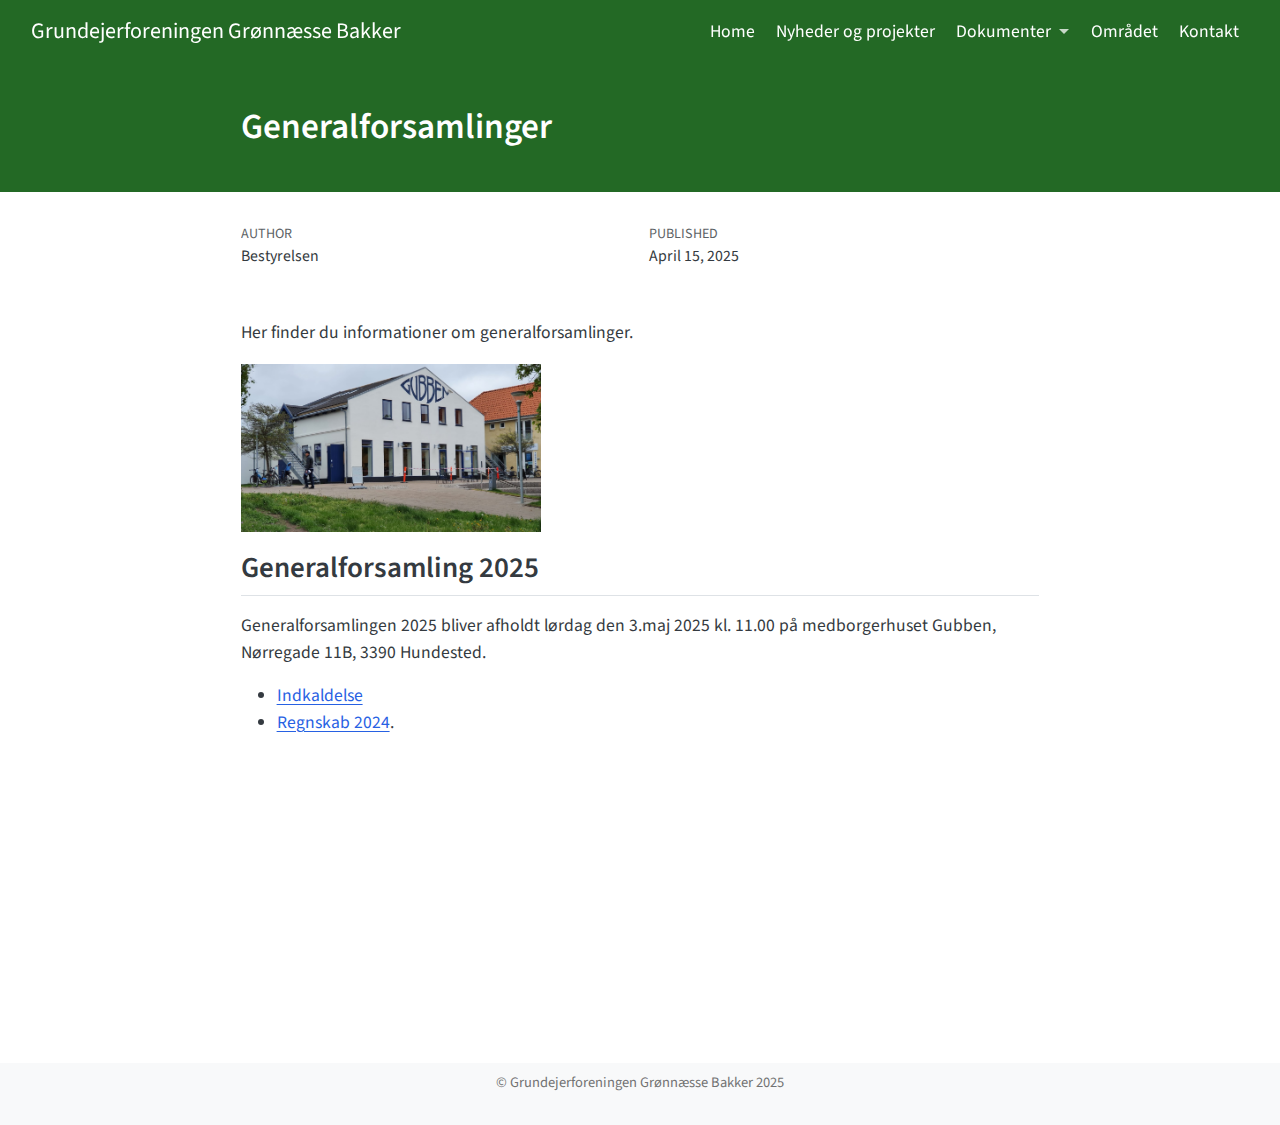
<file: docs/posts/GF_info/index.html>
<!DOCTYPE html>
<html xmlns="http://www.w3.org/1999/xhtml" lang="en" xml:lang="en"><head>

<meta charset="utf-8">
<meta name="generator" content="quarto-1.7.24">

<meta name="viewport" content="width=device-width, initial-scale=1.0, user-scalable=yes">

<meta name="author" content="Bestyrelsen">
<meta name="dcterms.date" content="2025-04-15">

<title>Generalforsamlinger – Grundejerforeningen Grønnæsse Bakker</title>
<style>
code{white-space: pre-wrap;}
span.smallcaps{font-variant: small-caps;}
div.columns{display: flex; gap: min(4vw, 1.5em);}
div.column{flex: auto; overflow-x: auto;}
div.hanging-indent{margin-left: 1.5em; text-indent: -1.5em;}
ul.task-list{list-style: none;}
ul.task-list li input[type="checkbox"] {
  width: 0.8em;
  margin: 0 0.8em 0.2em -1em; /* quarto-specific, see https://github.com/quarto-dev/quarto-cli/issues/4556 */ 
  vertical-align: middle;
}
</style>


<script src="../../site_libs/quarto-nav/quarto-nav.js"></script>
<script src="../../site_libs/clipboard/clipboard.min.js"></script>
<script src="../../site_libs/quarto-html/quarto.js" type="module"></script>
<script src="../../site_libs/quarto-html/tabsets/tabsets.js" type="module"></script>
<script src="../../site_libs/quarto-html/popper.min.js"></script>
<script src="../../site_libs/quarto-html/tippy.umd.min.js"></script>
<script src="../../site_libs/quarto-html/anchor.min.js"></script>
<link href="../../site_libs/quarto-html/tippy.css" rel="stylesheet">
<link href="../../site_libs/quarto-html/quarto-syntax-highlighting-a37c72dd2dbac68997fcdc15a3622e78.css" rel="stylesheet" id="quarto-text-highlighting-styles">
<script src="../../site_libs/bootstrap/bootstrap.min.js"></script>
<link href="../../site_libs/bootstrap/bootstrap-icons.css" rel="stylesheet">
<link href="../../site_libs/bootstrap/bootstrap-1b5ebce8676a2ba0a17a184187706ad0.min.css" rel="stylesheet" append-hash="true" id="quarto-bootstrap" data-mode="light">
<script src="../../site_libs/quarto-contrib/glightbox/glightbox.min.js"></script>
<link href="../../site_libs/quarto-contrib/glightbox/glightbox.min.css" rel="stylesheet">
<link href="../../site_libs/quarto-contrib/glightbox/lightbox.css" rel="stylesheet">
<script id="quarto-search-options" type="application/json">{
  "language": {
    "search-no-results-text": "No results",
    "search-matching-documents-text": "matching documents",
    "search-copy-link-title": "Copy link to search",
    "search-hide-matches-text": "Hide additional matches",
    "search-more-match-text": "more match in this document",
    "search-more-matches-text": "more matches in this document",
    "search-clear-button-title": "Clear",
    "search-text-placeholder": "",
    "search-detached-cancel-button-title": "Cancel",
    "search-submit-button-title": "Submit",
    "search-label": "Search"
  }
}</script>


<link rel="stylesheet" href="../../styles.css">
</head>

<body class="nav-fixed fullcontent quarto-light">

<div id="quarto-search-results"></div>
  <header id="quarto-header" class="headroom fixed-top quarto-banner">
    <nav class="navbar navbar-expand-lg " data-bs-theme="dark">
      <div class="navbar-container container-fluid">
      <div class="navbar-brand-container mx-auto">
    <a class="navbar-brand" href="../../index.html">
    <span class="navbar-title">Grundejerforeningen Grønnæsse Bakker</span>
    </a>
  </div>
          <button class="navbar-toggler" type="button" data-bs-toggle="collapse" data-bs-target="#navbarCollapse" aria-controls="navbarCollapse" role="menu" aria-expanded="false" aria-label="Toggle navigation" onclick="if (window.quartoToggleHeadroom) { window.quartoToggleHeadroom(); }">
  <span class="navbar-toggler-icon"></span>
</button>
          <div class="collapse navbar-collapse" id="navbarCollapse">
            <ul class="navbar-nav navbar-nav-scroll ms-auto">
  <li class="nav-item">
    <a class="nav-link" href="../../index.html"> 
<span class="menu-text">Home</span></a>
  </li>  
  <li class="nav-item">
    <a class="nav-link" href="../../posts.html"> 
<span class="menu-text">Nyheder og projekter</span></a>
  </li>  
  <li class="nav-item dropdown ">
    <a class="nav-link dropdown-toggle" href="#" id="nav-menu-dokumenter" role="link" data-bs-toggle="dropdown" aria-expanded="false">
 <span class="menu-text">Dokumenter</span>
    </a>
    <ul class="dropdown-menu dropdown-menu-end" aria-labelledby="nav-menu-dokumenter">    
        <li>
    <a class="dropdown-item" href="../../dok_forening.html">
 <span class="dropdown-text">Foreningens dokumenter</span></a>
  </li>  
        <li>
    <a class="dropdown-item" href="../../dok_offentlig.html">
 <span class="dropdown-text">Offentlige dokumenter</span></a>
  </li>  
    </ul>
  </li>
  <li class="nav-item">
    <a class="nav-link" href="../../dok_omraadet.html"> 
<span class="menu-text">Området</span></a>
  </li>  
  <li class="nav-item">
    <a class="nav-link" href="../../kontakt.html"> 
<span class="menu-text">Kontakt</span></a>
  </li>  
</ul>
          </div> <!-- /navcollapse -->
            <div class="quarto-navbar-tools">
</div>
      </div> <!-- /container-fluid -->
    </nav>
</header>
<!-- content -->
<header id="title-block-header" class="quarto-title-block default page-columns page-full">
  <div class="quarto-title-banner page-columns page-full">
    <div class="quarto-title column-body">
      <h1 class="title">Generalforsamlinger</h1>
                      </div>
  </div>
    
  
  <div class="quarto-title-meta">

      <div>
      <div class="quarto-title-meta-heading">Author</div>
      <div class="quarto-title-meta-contents">
               <p>Bestyrelsen </p>
            </div>
    </div>
      
      <div>
      <div class="quarto-title-meta-heading">Published</div>
      <div class="quarto-title-meta-contents">
        <p class="date">April 15, 2025</p>
      </div>
    </div>
    
      
    </div>
    
  
  </header><div id="quarto-content" class="quarto-container page-columns page-rows-contents page-layout-article page-navbar">
<!-- sidebar -->
<!-- margin-sidebar -->
    
<!-- main -->
<main class="content quarto-banner-title-block" id="quarto-document-content">





<p>Her finder du informationer om generalforsamlinger.</p>
<p><a href="gubben.jpg" class="lightbox" data-gallery="quarto-lightbox-gallery-1"><img src="gubben.jpg" class="img-fluid" width="300"></a></p>
<section id="generalforsamling-2025" class="level2">
<h2 class="anchored" data-anchor-id="generalforsamling-2025">Generalforsamling 2025</h2>
<p>Generalforsamlingen 2025 bliver afholdt lørdag den 3.maj 2025 kl. 11.00 på medborgerhuset Gubben, Nørregade 11B, 3390 Hundested.</p>
<ul>
<li><a href="Indkaldelse_GF_2025.pdf">Indkaldelse</a></li>
<li><a href="2024_Regnskab.pdf">Regnskab 2024</a>.</li>
</ul>


</section>

</main> <!-- /main -->
<script id="quarto-html-after-body" type="application/javascript">
  window.document.addEventListener("DOMContentLoaded", function (event) {
    const icon = "";
    const anchorJS = new window.AnchorJS();
    anchorJS.options = {
      placement: 'right',
      icon: icon
    };
    anchorJS.add('.anchored');
    const isCodeAnnotation = (el) => {
      for (const clz of el.classList) {
        if (clz.startsWith('code-annotation-')) {                     
          return true;
        }
      }
      return false;
    }
    const onCopySuccess = function(e) {
      // button target
      const button = e.trigger;
      // don't keep focus
      button.blur();
      // flash "checked"
      button.classList.add('code-copy-button-checked');
      var currentTitle = button.getAttribute("title");
      button.setAttribute("title", "Copied!");
      let tooltip;
      if (window.bootstrap) {
        button.setAttribute("data-bs-toggle", "tooltip");
        button.setAttribute("data-bs-placement", "left");
        button.setAttribute("data-bs-title", "Copied!");
        tooltip = new bootstrap.Tooltip(button, 
          { trigger: "manual", 
            customClass: "code-copy-button-tooltip",
            offset: [0, -8]});
        tooltip.show();    
      }
      setTimeout(function() {
        if (tooltip) {
          tooltip.hide();
          button.removeAttribute("data-bs-title");
          button.removeAttribute("data-bs-toggle");
          button.removeAttribute("data-bs-placement");
        }
        button.setAttribute("title", currentTitle);
        button.classList.remove('code-copy-button-checked');
      }, 1000);
      // clear code selection
      e.clearSelection();
    }
    const getTextToCopy = function(trigger) {
        const codeEl = trigger.previousElementSibling.cloneNode(true);
        for (const childEl of codeEl.children) {
          if (isCodeAnnotation(childEl)) {
            childEl.remove();
          }
        }
        return codeEl.innerText;
    }
    const clipboard = new window.ClipboardJS('.code-copy-button:not([data-in-quarto-modal])', {
      text: getTextToCopy
    });
    clipboard.on('success', onCopySuccess);
    if (window.document.getElementById('quarto-embedded-source-code-modal')) {
      const clipboardModal = new window.ClipboardJS('.code-copy-button[data-in-quarto-modal]', {
        text: getTextToCopy,
        container: window.document.getElementById('quarto-embedded-source-code-modal')
      });
      clipboardModal.on('success', onCopySuccess);
    }
      var localhostRegex = new RegExp(/^(?:http|https):\/\/localhost\:?[0-9]*\//);
      var mailtoRegex = new RegExp(/^mailto:/);
        var filterRegex = new RegExp('/' + window.location.host + '/');
      var isInternal = (href) => {
          return filterRegex.test(href) || localhostRegex.test(href) || mailtoRegex.test(href);
      }
      // Inspect non-navigation links and adorn them if external
     var links = window.document.querySelectorAll('a[href]:not(.nav-link):not(.navbar-brand):not(.toc-action):not(.sidebar-link):not(.sidebar-item-toggle):not(.pagination-link):not(.no-external):not([aria-hidden]):not(.dropdown-item):not(.quarto-navigation-tool):not(.about-link)');
      for (var i=0; i<links.length; i++) {
        const link = links[i];
        if (!isInternal(link.href)) {
          // undo the damage that might have been done by quarto-nav.js in the case of
          // links that we want to consider external
          if (link.dataset.originalHref !== undefined) {
            link.href = link.dataset.originalHref;
          }
        }
      }
    function tippyHover(el, contentFn, onTriggerFn, onUntriggerFn) {
      const config = {
        allowHTML: true,
        maxWidth: 500,
        delay: 100,
        arrow: false,
        appendTo: function(el) {
            return el.parentElement;
        },
        interactive: true,
        interactiveBorder: 10,
        theme: 'quarto',
        placement: 'bottom-start',
      };
      if (contentFn) {
        config.content = contentFn;
      }
      if (onTriggerFn) {
        config.onTrigger = onTriggerFn;
      }
      if (onUntriggerFn) {
        config.onUntrigger = onUntriggerFn;
      }
      window.tippy(el, config); 
    }
    const noterefs = window.document.querySelectorAll('a[role="doc-noteref"]');
    for (var i=0; i<noterefs.length; i++) {
      const ref = noterefs[i];
      tippyHover(ref, function() {
        // use id or data attribute instead here
        let href = ref.getAttribute('data-footnote-href') || ref.getAttribute('href');
        try { href = new URL(href).hash; } catch {}
        const id = href.replace(/^#\/?/, "");
        const note = window.document.getElementById(id);
        if (note) {
          return note.innerHTML;
        } else {
          return "";
        }
      });
    }
    const xrefs = window.document.querySelectorAll('a.quarto-xref');
    const processXRef = (id, note) => {
      // Strip column container classes
      const stripColumnClz = (el) => {
        el.classList.remove("page-full", "page-columns");
        if (el.children) {
          for (const child of el.children) {
            stripColumnClz(child);
          }
        }
      }
      stripColumnClz(note)
      if (id === null || id.startsWith('sec-')) {
        // Special case sections, only their first couple elements
        const container = document.createElement("div");
        if (note.children && note.children.length > 2) {
          container.appendChild(note.children[0].cloneNode(true));
          for (let i = 1; i < note.children.length; i++) {
            const child = note.children[i];
            if (child.tagName === "P" && child.innerText === "") {
              continue;
            } else {
              container.appendChild(child.cloneNode(true));
              break;
            }
          }
          if (window.Quarto?.typesetMath) {
            window.Quarto.typesetMath(container);
          }
          return container.innerHTML
        } else {
          if (window.Quarto?.typesetMath) {
            window.Quarto.typesetMath(note);
          }
          return note.innerHTML;
        }
      } else {
        // Remove any anchor links if they are present
        const anchorLink = note.querySelector('a.anchorjs-link');
        if (anchorLink) {
          anchorLink.remove();
        }
        if (window.Quarto?.typesetMath) {
          window.Quarto.typesetMath(note);
        }
        if (note.classList.contains("callout")) {
          return note.outerHTML;
        } else {
          return note.innerHTML;
        }
      }
    }
    for (var i=0; i<xrefs.length; i++) {
      const xref = xrefs[i];
      tippyHover(xref, undefined, function(instance) {
        instance.disable();
        let url = xref.getAttribute('href');
        let hash = undefined; 
        if (url.startsWith('#')) {
          hash = url;
        } else {
          try { hash = new URL(url).hash; } catch {}
        }
        if (hash) {
          const id = hash.replace(/^#\/?/, "");
          const note = window.document.getElementById(id);
          if (note !== null) {
            try {
              const html = processXRef(id, note.cloneNode(true));
              instance.setContent(html);
            } finally {
              instance.enable();
              instance.show();
            }
          } else {
            // See if we can fetch this
            fetch(url.split('#')[0])
            .then(res => res.text())
            .then(html => {
              const parser = new DOMParser();
              const htmlDoc = parser.parseFromString(html, "text/html");
              const note = htmlDoc.getElementById(id);
              if (note !== null) {
                const html = processXRef(id, note);
                instance.setContent(html);
              } 
            }).finally(() => {
              instance.enable();
              instance.show();
            });
          }
        } else {
          // See if we can fetch a full url (with no hash to target)
          // This is a special case and we should probably do some content thinning / targeting
          fetch(url)
          .then(res => res.text())
          .then(html => {
            const parser = new DOMParser();
            const htmlDoc = parser.parseFromString(html, "text/html");
            const note = htmlDoc.querySelector('main.content');
            if (note !== null) {
              // This should only happen for chapter cross references
              // (since there is no id in the URL)
              // remove the first header
              if (note.children.length > 0 && note.children[0].tagName === "HEADER") {
                note.children[0].remove();
              }
              const html = processXRef(null, note);
              instance.setContent(html);
            } 
          }).finally(() => {
            instance.enable();
            instance.show();
          });
        }
      }, function(instance) {
      });
    }
        let selectedAnnoteEl;
        const selectorForAnnotation = ( cell, annotation) => {
          let cellAttr = 'data-code-cell="' + cell + '"';
          let lineAttr = 'data-code-annotation="' +  annotation + '"';
          const selector = 'span[' + cellAttr + '][' + lineAttr + ']';
          return selector;
        }
        const selectCodeLines = (annoteEl) => {
          const doc = window.document;
          const targetCell = annoteEl.getAttribute("data-target-cell");
          const targetAnnotation = annoteEl.getAttribute("data-target-annotation");
          const annoteSpan = window.document.querySelector(selectorForAnnotation(targetCell, targetAnnotation));
          const lines = annoteSpan.getAttribute("data-code-lines").split(",");
          const lineIds = lines.map((line) => {
            return targetCell + "-" + line;
          })
          let top = null;
          let height = null;
          let parent = null;
          if (lineIds.length > 0) {
              //compute the position of the single el (top and bottom and make a div)
              const el = window.document.getElementById(lineIds[0]);
              top = el.offsetTop;
              height = el.offsetHeight;
              parent = el.parentElement.parentElement;
            if (lineIds.length > 1) {
              const lastEl = window.document.getElementById(lineIds[lineIds.length - 1]);
              const bottom = lastEl.offsetTop + lastEl.offsetHeight;
              height = bottom - top;
            }
            if (top !== null && height !== null && parent !== null) {
              // cook up a div (if necessary) and position it 
              let div = window.document.getElementById("code-annotation-line-highlight");
              if (div === null) {
                div = window.document.createElement("div");
                div.setAttribute("id", "code-annotation-line-highlight");
                div.style.position = 'absolute';
                parent.appendChild(div);
              }
              div.style.top = top - 2 + "px";
              div.style.height = height + 4 + "px";
              div.style.left = 0;
              let gutterDiv = window.document.getElementById("code-annotation-line-highlight-gutter");
              if (gutterDiv === null) {
                gutterDiv = window.document.createElement("div");
                gutterDiv.setAttribute("id", "code-annotation-line-highlight-gutter");
                gutterDiv.style.position = 'absolute';
                const codeCell = window.document.getElementById(targetCell);
                const gutter = codeCell.querySelector('.code-annotation-gutter');
                gutter.appendChild(gutterDiv);
              }
              gutterDiv.style.top = top - 2 + "px";
              gutterDiv.style.height = height + 4 + "px";
            }
            selectedAnnoteEl = annoteEl;
          }
        };
        const unselectCodeLines = () => {
          const elementsIds = ["code-annotation-line-highlight", "code-annotation-line-highlight-gutter"];
          elementsIds.forEach((elId) => {
            const div = window.document.getElementById(elId);
            if (div) {
              div.remove();
            }
          });
          selectedAnnoteEl = undefined;
        };
          // Handle positioning of the toggle
      window.addEventListener(
        "resize",
        throttle(() => {
          elRect = undefined;
          if (selectedAnnoteEl) {
            selectCodeLines(selectedAnnoteEl);
          }
        }, 10)
      );
      function throttle(fn, ms) {
      let throttle = false;
      let timer;
        return (...args) => {
          if(!throttle) { // first call gets through
              fn.apply(this, args);
              throttle = true;
          } else { // all the others get throttled
              if(timer) clearTimeout(timer); // cancel #2
              timer = setTimeout(() => {
                fn.apply(this, args);
                timer = throttle = false;
              }, ms);
          }
        };
      }
        // Attach click handler to the DT
        const annoteDls = window.document.querySelectorAll('dt[data-target-cell]');
        for (const annoteDlNode of annoteDls) {
          annoteDlNode.addEventListener('click', (event) => {
            const clickedEl = event.target;
            if (clickedEl !== selectedAnnoteEl) {
              unselectCodeLines();
              const activeEl = window.document.querySelector('dt[data-target-cell].code-annotation-active');
              if (activeEl) {
                activeEl.classList.remove('code-annotation-active');
              }
              selectCodeLines(clickedEl);
              clickedEl.classList.add('code-annotation-active');
            } else {
              // Unselect the line
              unselectCodeLines();
              clickedEl.classList.remove('code-annotation-active');
            }
          });
        }
    const findCites = (el) => {
      const parentEl = el.parentElement;
      if (parentEl) {
        const cites = parentEl.dataset.cites;
        if (cites) {
          return {
            el,
            cites: cites.split(' ')
          };
        } else {
          return findCites(el.parentElement)
        }
      } else {
        return undefined;
      }
    };
    var bibliorefs = window.document.querySelectorAll('a[role="doc-biblioref"]');
    for (var i=0; i<bibliorefs.length; i++) {
      const ref = bibliorefs[i];
      const citeInfo = findCites(ref);
      if (citeInfo) {
        tippyHover(citeInfo.el, function() {
          var popup = window.document.createElement('div');
          citeInfo.cites.forEach(function(cite) {
            var citeDiv = window.document.createElement('div');
            citeDiv.classList.add('hanging-indent');
            citeDiv.classList.add('csl-entry');
            var biblioDiv = window.document.getElementById('ref-' + cite);
            if (biblioDiv) {
              citeDiv.innerHTML = biblioDiv.innerHTML;
            }
            popup.appendChild(citeDiv);
          });
          return popup.innerHTML;
        });
      }
    }
  });
  </script>
</div> <!-- /content -->
<footer class="footer">
  <div class="nav-footer">
    <div class="nav-footer-left">
      &nbsp;
    </div>   
    <div class="nav-footer-center">
<p>© Grundejerforeningen Grønnæsse Bakker 2025</p>
</div>
    <div class="nav-footer-right">
      &nbsp;
    </div>
  </div>
</footer>
<script>var lightboxQuarto = GLightbox({"closeEffect":"zoom","descPosition":"bottom","loop":true,"openEffect":"zoom","selector":".lightbox"});
(function() {
  let previousOnload = window.onload;
  window.onload = () => {
    if (previousOnload) {
      previousOnload();
    }
    lightboxQuarto.on('slide_before_load', (data) => {
      const { slideIndex, slideNode, slideConfig, player, trigger } = data;
      const href = trigger.getAttribute('href');
      if (href !== null) {
        const imgEl = window.document.querySelector(`a[href="${href}"] img`);
        if (imgEl !== null) {
          const srcAttr = imgEl.getAttribute("src");
          if (srcAttr && srcAttr.startsWith("data:")) {
            slideConfig.href = srcAttr;
          }
        }
      } 
    });
  
    lightboxQuarto.on('slide_after_load', (data) => {
      const { slideIndex, slideNode, slideConfig, player, trigger } = data;
      if (window.Quarto?.typesetMath) {
        window.Quarto.typesetMath(slideNode);
      }
    });
  
  };
  
})();
          </script>




</body></html>
</file>
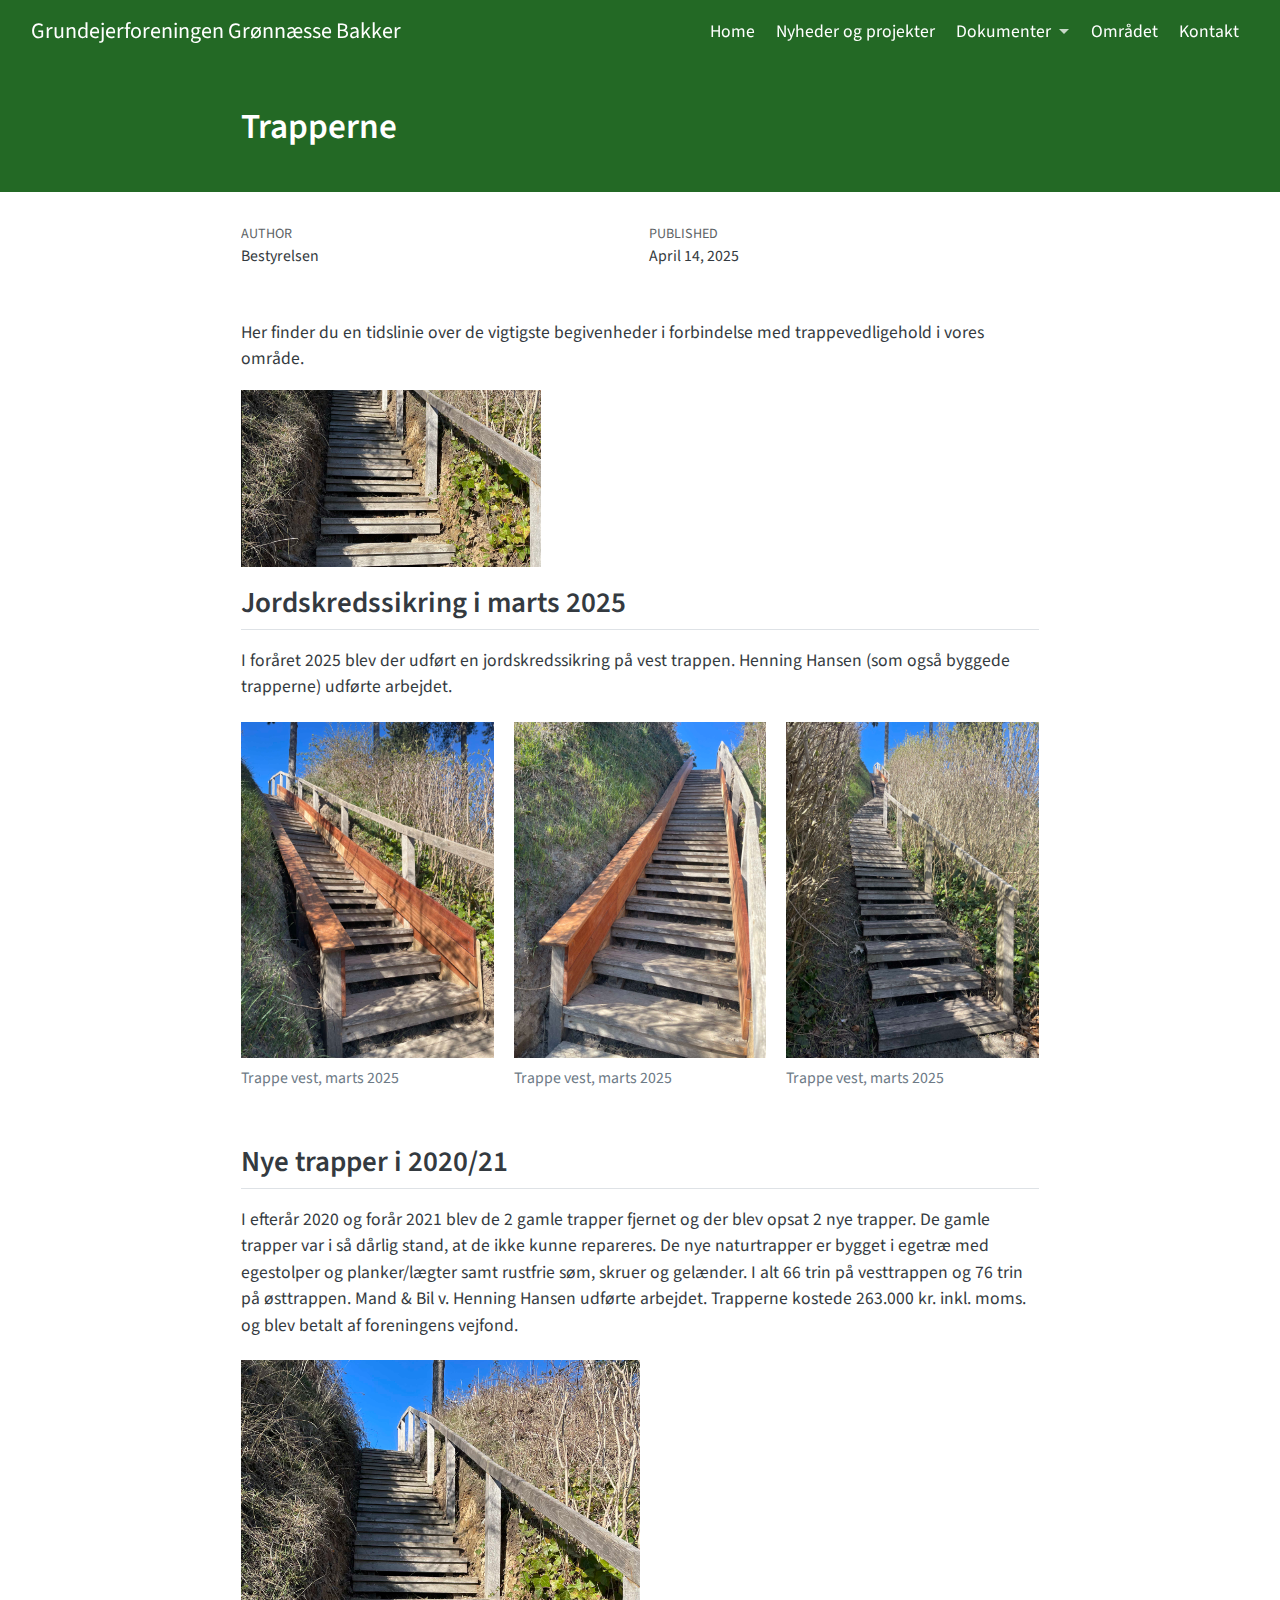
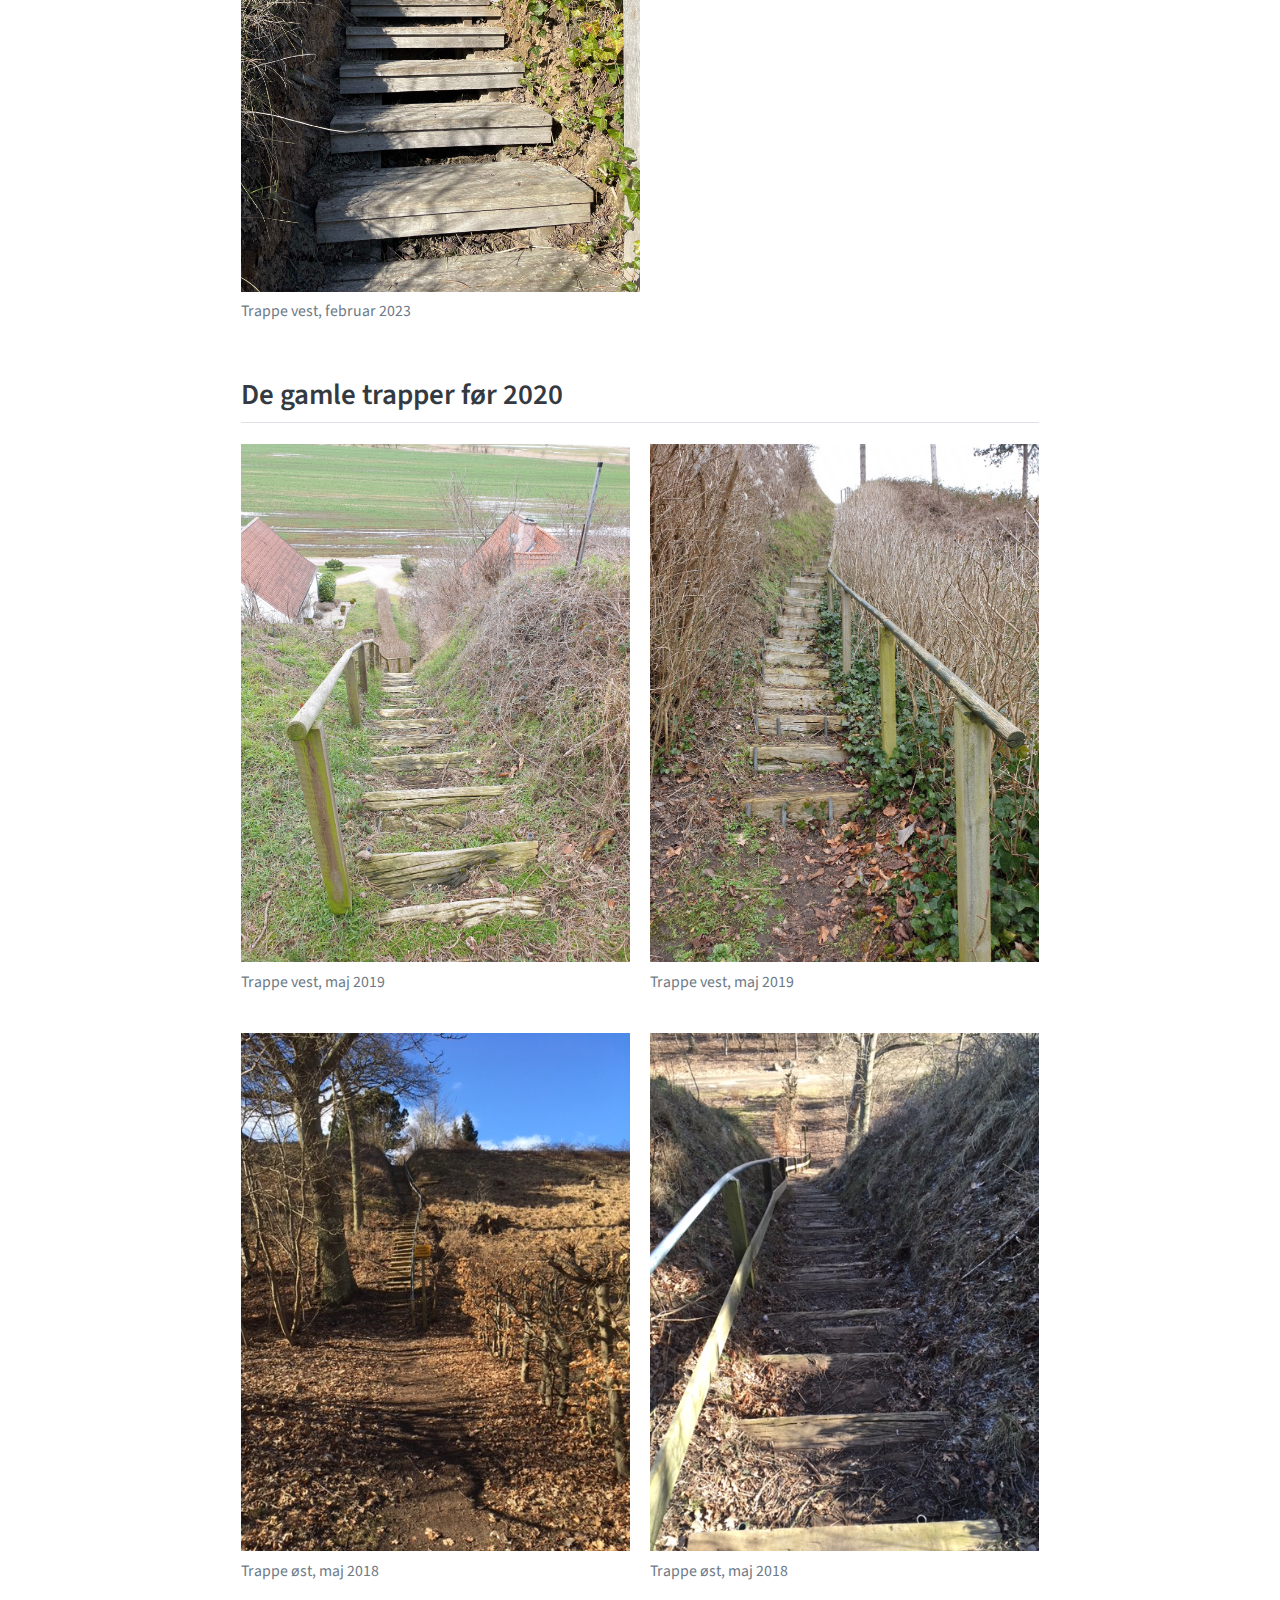
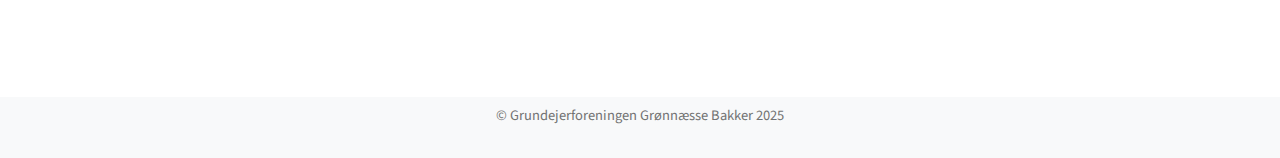
<file: docs/posts/trapper/index.html>
<!DOCTYPE html>
<html xmlns="http://www.w3.org/1999/xhtml" lang="en" xml:lang="en"><head>

<meta charset="utf-8">
<meta name="generator" content="quarto-1.7.24">

<meta name="viewport" content="width=device-width, initial-scale=1.0, user-scalable=yes">

<meta name="author" content="Bestyrelsen">
<meta name="dcterms.date" content="2025-04-14">

<title>Trapperne – Grundejerforeningen Grønnæsse Bakker</title>
<style>
code{white-space: pre-wrap;}
span.smallcaps{font-variant: small-caps;}
div.columns{display: flex; gap: min(4vw, 1.5em);}
div.column{flex: auto; overflow-x: auto;}
div.hanging-indent{margin-left: 1.5em; text-indent: -1.5em;}
ul.task-list{list-style: none;}
ul.task-list li input[type="checkbox"] {
  width: 0.8em;
  margin: 0 0.8em 0.2em -1em; /* quarto-specific, see https://github.com/quarto-dev/quarto-cli/issues/4556 */ 
  vertical-align: middle;
}
</style>


<script src="../../site_libs/quarto-nav/quarto-nav.js"></script>
<script src="../../site_libs/clipboard/clipboard.min.js"></script>
<script src="../../site_libs/quarto-html/quarto.js" type="module"></script>
<script src="../../site_libs/quarto-html/tabsets/tabsets.js" type="module"></script>
<script src="../../site_libs/quarto-html/popper.min.js"></script>
<script src="../../site_libs/quarto-html/tippy.umd.min.js"></script>
<script src="../../site_libs/quarto-html/anchor.min.js"></script>
<link href="../../site_libs/quarto-html/tippy.css" rel="stylesheet">
<link href="../../site_libs/quarto-html/quarto-syntax-highlighting-a37c72dd2dbac68997fcdc15a3622e78.css" rel="stylesheet" id="quarto-text-highlighting-styles">
<script src="../../site_libs/bootstrap/bootstrap.min.js"></script>
<link href="../../site_libs/bootstrap/bootstrap-icons.css" rel="stylesheet">
<link href="../../site_libs/bootstrap/bootstrap-1b5ebce8676a2ba0a17a184187706ad0.min.css" rel="stylesheet" append-hash="true" id="quarto-bootstrap" data-mode="light">
<script src="../../site_libs/quarto-contrib/glightbox/glightbox.min.js"></script>
<link href="../../site_libs/quarto-contrib/glightbox/glightbox.min.css" rel="stylesheet">
<link href="../../site_libs/quarto-contrib/glightbox/lightbox.css" rel="stylesheet">
<script id="quarto-search-options" type="application/json">{
  "language": {
    "search-no-results-text": "No results",
    "search-matching-documents-text": "matching documents",
    "search-copy-link-title": "Copy link to search",
    "search-hide-matches-text": "Hide additional matches",
    "search-more-match-text": "more match in this document",
    "search-more-matches-text": "more matches in this document",
    "search-clear-button-title": "Clear",
    "search-text-placeholder": "",
    "search-detached-cancel-button-title": "Cancel",
    "search-submit-button-title": "Submit",
    "search-label": "Search"
  }
}</script>


<link rel="stylesheet" href="../../styles.css">
</head>

<body class="nav-fixed fullcontent quarto-light">

<div id="quarto-search-results"></div>
  <header id="quarto-header" class="headroom fixed-top quarto-banner">
    <nav class="navbar navbar-expand-lg " data-bs-theme="dark">
      <div class="navbar-container container-fluid">
      <div class="navbar-brand-container mx-auto">
    <a class="navbar-brand" href="../../index.html">
    <span class="navbar-title">Grundejerforeningen Grønnæsse Bakker</span>
    </a>
  </div>
          <button class="navbar-toggler" type="button" data-bs-toggle="collapse" data-bs-target="#navbarCollapse" aria-controls="navbarCollapse" role="menu" aria-expanded="false" aria-label="Toggle navigation" onclick="if (window.quartoToggleHeadroom) { window.quartoToggleHeadroom(); }">
  <span class="navbar-toggler-icon"></span>
</button>
          <div class="collapse navbar-collapse" id="navbarCollapse">
            <ul class="navbar-nav navbar-nav-scroll ms-auto">
  <li class="nav-item">
    <a class="nav-link" href="../../index.html"> 
<span class="menu-text">Home</span></a>
  </li>  
  <li class="nav-item">
    <a class="nav-link" href="../../posts.html"> 
<span class="menu-text">Nyheder og projekter</span></a>
  </li>  
  <li class="nav-item dropdown ">
    <a class="nav-link dropdown-toggle" href="#" id="nav-menu-dokumenter" role="link" data-bs-toggle="dropdown" aria-expanded="false">
 <span class="menu-text">Dokumenter</span>
    </a>
    <ul class="dropdown-menu dropdown-menu-end" aria-labelledby="nav-menu-dokumenter">    
        <li>
    <a class="dropdown-item" href="../../dok_forening.html">
 <span class="dropdown-text">Foreningens dokumenter</span></a>
  </li>  
        <li>
    <a class="dropdown-item" href="../../dok_offentlig.html">
 <span class="dropdown-text">Offentlige dokumenter</span></a>
  </li>  
    </ul>
  </li>
  <li class="nav-item">
    <a class="nav-link" href="../../dok_omraadet.html"> 
<span class="menu-text">Området</span></a>
  </li>  
  <li class="nav-item">
    <a class="nav-link" href="../../kontakt.html"> 
<span class="menu-text">Kontakt</span></a>
  </li>  
</ul>
          </div> <!-- /navcollapse -->
            <div class="quarto-navbar-tools">
</div>
      </div> <!-- /container-fluid -->
    </nav>
</header>
<!-- content -->
<header id="title-block-header" class="quarto-title-block default page-columns page-full">
  <div class="quarto-title-banner page-columns page-full">
    <div class="quarto-title column-body">
      <h1 class="title">Trapperne</h1>
                      </div>
  </div>
    
  
  <div class="quarto-title-meta">

      <div>
      <div class="quarto-title-meta-heading">Author</div>
      <div class="quarto-title-meta-contents">
               <p>Bestyrelsen </p>
            </div>
    </div>
      
      <div>
      <div class="quarto-title-meta-heading">Published</div>
      <div class="quarto-title-meta-contents">
        <p class="date">April 14, 2025</p>
      </div>
    </div>
    
      
    </div>
    
  
  </header><div id="quarto-content" class="quarto-container page-columns page-rows-contents page-layout-article page-navbar">
<!-- sidebar -->
<!-- margin-sidebar -->
    
<!-- main -->
<main class="content quarto-banner-title-block" id="quarto-document-content">





<p>Her finder du en tidslinie over de vigtigste begivenheder i forbindelse med trappevedligehold i vores område.</p>
<p><a href="nytrappe.jpg" class="lightbox" data-gallery="quarto-lightbox-gallery-1"><img src="nytrappe.jpg" class="img-fluid" width="300"></a></p>
<section id="jordskredssikring-i-marts-2025" class="level2">
<h2 class="anchored" data-anchor-id="jordskredssikring-i-marts-2025">Jordskredssikring i marts 2025</h2>
<p>I foråret 2025 blev der udført en jordskredssikring på vest trappen. Henning Hansen (som også byggede trapperne) udførte arbejdet.</p>
<div class="quarto-layout-panel" data-layout-ncol="3">
<div class="quarto-layout-row">
<div class="quarto-layout-cell" style="flex-basis: 33.3%;justify-content: flex-start;">
<div class="quarto-figure quarto-figure-center">
<figure class="figure">
<p><a href="nytrappeV3.jpeg" class="lightbox" data-gallery="quarto-lightbox-gallery-2" title="Trappe vest, marts 2025"><img src="nytrappeV3.jpeg" class="img-fluid figure-img" alt="Trappe vest, marts 2025"></a></p>
<figcaption>Trappe vest, marts 2025</figcaption>
</figure>
</div>
</div>
<div class="quarto-layout-cell" style="flex-basis: 33.3%;justify-content: flex-start;">
<div class="quarto-figure quarto-figure-center">
<figure class="figure">
<p><a href="nytrappeV4.jpeg" class="lightbox" data-gallery="quarto-lightbox-gallery-3" title="Trappe vest, marts 2025"><img src="nytrappeV4.jpeg" class="img-fluid figure-img" alt="Trappe vest, marts 2025"></a></p>
<figcaption>Trappe vest, marts 2025</figcaption>
</figure>
</div>
</div>
<div class="quarto-layout-cell" style="flex-basis: 33.3%;justify-content: flex-start;">
<div class="quarto-figure quarto-figure-center">
<figure class="figure">
<p><a href="nytrappeV5.jpeg" class="lightbox" data-gallery="quarto-lightbox-gallery-4" title="Trappe vest, marts 2025"><img src="nytrappeV5.jpeg" class="img-fluid figure-img" alt="Trappe vest, marts 2025"></a></p>
<figcaption>Trappe vest, marts 2025</figcaption>
</figure>
</div>
</div>
</div>
</div>
</section>
<section id="nye-trapper-i-202021" class="level2">
<h2 class="anchored" data-anchor-id="nye-trapper-i-202021">Nye trapper i 2020/21</h2>
<p>I efterår 2020 og forår 2021 blev de 2 gamle trapper fjernet og der blev opsat 2 nye trapper. De gamle trapper var i så dårlig stand, at de ikke kunne repareres. De nye naturtrapper er bygget i egetræ med egestolper og planker/lægter samt rustfrie søm, skruer og gelænder. I alt 66 trin på vesttrappen og 76 trin på østtrappen. Mand &amp; Bil v. Henning Hansen udførte arbejdet. Trapperne kostede 263.000 kr. inkl. moms. og blev betalt af foreningens vejfond.</p>
<div class="quarto-layout-panel" data-layout-ncol="2">
<div class="quarto-layout-row">
<div class="quarto-layout-cell" style="flex-basis: 50.0%;justify-content: flex-start;">
<div class="quarto-figure quarto-figure-center">
<figure class="figure">
<p><a href="nytrappeV1.jpeg" class="lightbox" data-gallery="quarto-lightbox-gallery-5" title="Trappe vest, februar 2023"><img src="nytrappeV1.jpeg" class="img-fluid figure-img" alt="Trappe vest, februar 2023"></a></p>
<figcaption>Trappe vest, februar 2023</figcaption>
</figure>
</div>
</div>
</div>
</div>
</section>
<section id="de-gamle-trapper-før-2020" class="level2">
<h2 class="anchored" data-anchor-id="de-gamle-trapper-før-2020">De gamle trapper før 2020</h2>
<div class="quarto-layout-panel" data-layout-ncol="2">
<div class="quarto-layout-row">
<div class="quarto-layout-cell" style="flex-basis: 50.0%;justify-content: flex-start;">
<div class="quarto-figure quarto-figure-center">
<figure class="figure">
<p><a href="trappeV1.jpg" class="lightbox" data-gallery="quarto-lightbox-gallery-6" title="Trappe vest, maj 2019"><img src="trappeV1.jpg" class="img-fluid figure-img" alt="Trappe vest, maj 2019"></a></p>
<figcaption>Trappe vest, maj 2019</figcaption>
</figure>
</div>
</div>
<div class="quarto-layout-cell" style="flex-basis: 50.0%;justify-content: flex-start;">
<div class="quarto-figure quarto-figure-center">
<figure class="figure">
<p><a href="trappeV2.jpg" class="lightbox" data-gallery="quarto-lightbox-gallery-7" title="Trappe vest, maj 2019"><img src="trappeV2.jpg" class="img-fluid figure-img" alt="Trappe vest, maj 2019"></a></p>
<figcaption>Trappe vest, maj 2019</figcaption>
</figure>
</div>
</div>
</div>
</div>
<div class="quarto-layout-panel" data-layout-ncol="2">
<div class="quarto-layout-row">
<div class="quarto-layout-cell" style="flex-basis: 50.0%;justify-content: flex-start;">
<div class="quarto-figure quarto-figure-center">
<figure class="figure">
<p><a href="trappeØ1.jpg" class="lightbox" data-gallery="quarto-lightbox-gallery-8" title="Trappe øst, maj 2018"><img src="trappeØ1.jpg" class="img-fluid figure-img" alt="Trappe øst, maj 2018"></a></p>
<figcaption>Trappe øst, maj 2018</figcaption>
</figure>
</div>
</div>
<div class="quarto-layout-cell" style="flex-basis: 50.0%;justify-content: flex-start;">
<div class="quarto-figure quarto-figure-center">
<figure class="figure">
<p><a href="trappeØ2.jpg" class="lightbox" data-gallery="quarto-lightbox-gallery-9" title="Trappe øst, maj 2018"><img src="trappeØ2.jpg" class="img-fluid figure-img" alt="Trappe øst, maj 2018"></a></p>
<figcaption>Trappe øst, maj 2018</figcaption>
</figure>
</div>
</div>
</div>
</div>


</section>

</main> <!-- /main -->
<script id="quarto-html-after-body" type="application/javascript">
  window.document.addEventListener("DOMContentLoaded", function (event) {
    const icon = "";
    const anchorJS = new window.AnchorJS();
    anchorJS.options = {
      placement: 'right',
      icon: icon
    };
    anchorJS.add('.anchored');
    const isCodeAnnotation = (el) => {
      for (const clz of el.classList) {
        if (clz.startsWith('code-annotation-')) {                     
          return true;
        }
      }
      return false;
    }
    const onCopySuccess = function(e) {
      // button target
      const button = e.trigger;
      // don't keep focus
      button.blur();
      // flash "checked"
      button.classList.add('code-copy-button-checked');
      var currentTitle = button.getAttribute("title");
      button.setAttribute("title", "Copied!");
      let tooltip;
      if (window.bootstrap) {
        button.setAttribute("data-bs-toggle", "tooltip");
        button.setAttribute("data-bs-placement", "left");
        button.setAttribute("data-bs-title", "Copied!");
        tooltip = new bootstrap.Tooltip(button, 
          { trigger: "manual", 
            customClass: "code-copy-button-tooltip",
            offset: [0, -8]});
        tooltip.show();    
      }
      setTimeout(function() {
        if (tooltip) {
          tooltip.hide();
          button.removeAttribute("data-bs-title");
          button.removeAttribute("data-bs-toggle");
          button.removeAttribute("data-bs-placement");
        }
        button.setAttribute("title", currentTitle);
        button.classList.remove('code-copy-button-checked');
      }, 1000);
      // clear code selection
      e.clearSelection();
    }
    const getTextToCopy = function(trigger) {
        const codeEl = trigger.previousElementSibling.cloneNode(true);
        for (const childEl of codeEl.children) {
          if (isCodeAnnotation(childEl)) {
            childEl.remove();
          }
        }
        return codeEl.innerText;
    }
    const clipboard = new window.ClipboardJS('.code-copy-button:not([data-in-quarto-modal])', {
      text: getTextToCopy
    });
    clipboard.on('success', onCopySuccess);
    if (window.document.getElementById('quarto-embedded-source-code-modal')) {
      const clipboardModal = new window.ClipboardJS('.code-copy-button[data-in-quarto-modal]', {
        text: getTextToCopy,
        container: window.document.getElementById('quarto-embedded-source-code-modal')
      });
      clipboardModal.on('success', onCopySuccess);
    }
      var localhostRegex = new RegExp(/^(?:http|https):\/\/localhost\:?[0-9]*\//);
      var mailtoRegex = new RegExp(/^mailto:/);
        var filterRegex = new RegExp('/' + window.location.host + '/');
      var isInternal = (href) => {
          return filterRegex.test(href) || localhostRegex.test(href) || mailtoRegex.test(href);
      }
      // Inspect non-navigation links and adorn them if external
     var links = window.document.querySelectorAll('a[href]:not(.nav-link):not(.navbar-brand):not(.toc-action):not(.sidebar-link):not(.sidebar-item-toggle):not(.pagination-link):not(.no-external):not([aria-hidden]):not(.dropdown-item):not(.quarto-navigation-tool):not(.about-link)');
      for (var i=0; i<links.length; i++) {
        const link = links[i];
        if (!isInternal(link.href)) {
          // undo the damage that might have been done by quarto-nav.js in the case of
          // links that we want to consider external
          if (link.dataset.originalHref !== undefined) {
            link.href = link.dataset.originalHref;
          }
        }
      }
    function tippyHover(el, contentFn, onTriggerFn, onUntriggerFn) {
      const config = {
        allowHTML: true,
        maxWidth: 500,
        delay: 100,
        arrow: false,
        appendTo: function(el) {
            return el.parentElement;
        },
        interactive: true,
        interactiveBorder: 10,
        theme: 'quarto',
        placement: 'bottom-start',
      };
      if (contentFn) {
        config.content = contentFn;
      }
      if (onTriggerFn) {
        config.onTrigger = onTriggerFn;
      }
      if (onUntriggerFn) {
        config.onUntrigger = onUntriggerFn;
      }
      window.tippy(el, config); 
    }
    const noterefs = window.document.querySelectorAll('a[role="doc-noteref"]');
    for (var i=0; i<noterefs.length; i++) {
      const ref = noterefs[i];
      tippyHover(ref, function() {
        // use id or data attribute instead here
        let href = ref.getAttribute('data-footnote-href') || ref.getAttribute('href');
        try { href = new URL(href).hash; } catch {}
        const id = href.replace(/^#\/?/, "");
        const note = window.document.getElementById(id);
        if (note) {
          return note.innerHTML;
        } else {
          return "";
        }
      });
    }
    const xrefs = window.document.querySelectorAll('a.quarto-xref');
    const processXRef = (id, note) => {
      // Strip column container classes
      const stripColumnClz = (el) => {
        el.classList.remove("page-full", "page-columns");
        if (el.children) {
          for (const child of el.children) {
            stripColumnClz(child);
          }
        }
      }
      stripColumnClz(note)
      if (id === null || id.startsWith('sec-')) {
        // Special case sections, only their first couple elements
        const container = document.createElement("div");
        if (note.children && note.children.length > 2) {
          container.appendChild(note.children[0].cloneNode(true));
          for (let i = 1; i < note.children.length; i++) {
            const child = note.children[i];
            if (child.tagName === "P" && child.innerText === "") {
              continue;
            } else {
              container.appendChild(child.cloneNode(true));
              break;
            }
          }
          if (window.Quarto?.typesetMath) {
            window.Quarto.typesetMath(container);
          }
          return container.innerHTML
        } else {
          if (window.Quarto?.typesetMath) {
            window.Quarto.typesetMath(note);
          }
          return note.innerHTML;
        }
      } else {
        // Remove any anchor links if they are present
        const anchorLink = note.querySelector('a.anchorjs-link');
        if (anchorLink) {
          anchorLink.remove();
        }
        if (window.Quarto?.typesetMath) {
          window.Quarto.typesetMath(note);
        }
        if (note.classList.contains("callout")) {
          return note.outerHTML;
        } else {
          return note.innerHTML;
        }
      }
    }
    for (var i=0; i<xrefs.length; i++) {
      const xref = xrefs[i];
      tippyHover(xref, undefined, function(instance) {
        instance.disable();
        let url = xref.getAttribute('href');
        let hash = undefined; 
        if (url.startsWith('#')) {
          hash = url;
        } else {
          try { hash = new URL(url).hash; } catch {}
        }
        if (hash) {
          const id = hash.replace(/^#\/?/, "");
          const note = window.document.getElementById(id);
          if (note !== null) {
            try {
              const html = processXRef(id, note.cloneNode(true));
              instance.setContent(html);
            } finally {
              instance.enable();
              instance.show();
            }
          } else {
            // See if we can fetch this
            fetch(url.split('#')[0])
            .then(res => res.text())
            .then(html => {
              const parser = new DOMParser();
              const htmlDoc = parser.parseFromString(html, "text/html");
              const note = htmlDoc.getElementById(id);
              if (note !== null) {
                const html = processXRef(id, note);
                instance.setContent(html);
              } 
            }).finally(() => {
              instance.enable();
              instance.show();
            });
          }
        } else {
          // See if we can fetch a full url (with no hash to target)
          // This is a special case and we should probably do some content thinning / targeting
          fetch(url)
          .then(res => res.text())
          .then(html => {
            const parser = new DOMParser();
            const htmlDoc = parser.parseFromString(html, "text/html");
            const note = htmlDoc.querySelector('main.content');
            if (note !== null) {
              // This should only happen for chapter cross references
              // (since there is no id in the URL)
              // remove the first header
              if (note.children.length > 0 && note.children[0].tagName === "HEADER") {
                note.children[0].remove();
              }
              const html = processXRef(null, note);
              instance.setContent(html);
            } 
          }).finally(() => {
            instance.enable();
            instance.show();
          });
        }
      }, function(instance) {
      });
    }
        let selectedAnnoteEl;
        const selectorForAnnotation = ( cell, annotation) => {
          let cellAttr = 'data-code-cell="' + cell + '"';
          let lineAttr = 'data-code-annotation="' +  annotation + '"';
          const selector = 'span[' + cellAttr + '][' + lineAttr + ']';
          return selector;
        }
        const selectCodeLines = (annoteEl) => {
          const doc = window.document;
          const targetCell = annoteEl.getAttribute("data-target-cell");
          const targetAnnotation = annoteEl.getAttribute("data-target-annotation");
          const annoteSpan = window.document.querySelector(selectorForAnnotation(targetCell, targetAnnotation));
          const lines = annoteSpan.getAttribute("data-code-lines").split(",");
          const lineIds = lines.map((line) => {
            return targetCell + "-" + line;
          })
          let top = null;
          let height = null;
          let parent = null;
          if (lineIds.length > 0) {
              //compute the position of the single el (top and bottom and make a div)
              const el = window.document.getElementById(lineIds[0]);
              top = el.offsetTop;
              height = el.offsetHeight;
              parent = el.parentElement.parentElement;
            if (lineIds.length > 1) {
              const lastEl = window.document.getElementById(lineIds[lineIds.length - 1]);
              const bottom = lastEl.offsetTop + lastEl.offsetHeight;
              height = bottom - top;
            }
            if (top !== null && height !== null && parent !== null) {
              // cook up a div (if necessary) and position it 
              let div = window.document.getElementById("code-annotation-line-highlight");
              if (div === null) {
                div = window.document.createElement("div");
                div.setAttribute("id", "code-annotation-line-highlight");
                div.style.position = 'absolute';
                parent.appendChild(div);
              }
              div.style.top = top - 2 + "px";
              div.style.height = height + 4 + "px";
              div.style.left = 0;
              let gutterDiv = window.document.getElementById("code-annotation-line-highlight-gutter");
              if (gutterDiv === null) {
                gutterDiv = window.document.createElement("div");
                gutterDiv.setAttribute("id", "code-annotation-line-highlight-gutter");
                gutterDiv.style.position = 'absolute';
                const codeCell = window.document.getElementById(targetCell);
                const gutter = codeCell.querySelector('.code-annotation-gutter');
                gutter.appendChild(gutterDiv);
              }
              gutterDiv.style.top = top - 2 + "px";
              gutterDiv.style.height = height + 4 + "px";
            }
            selectedAnnoteEl = annoteEl;
          }
        };
        const unselectCodeLines = () => {
          const elementsIds = ["code-annotation-line-highlight", "code-annotation-line-highlight-gutter"];
          elementsIds.forEach((elId) => {
            const div = window.document.getElementById(elId);
            if (div) {
              div.remove();
            }
          });
          selectedAnnoteEl = undefined;
        };
          // Handle positioning of the toggle
      window.addEventListener(
        "resize",
        throttle(() => {
          elRect = undefined;
          if (selectedAnnoteEl) {
            selectCodeLines(selectedAnnoteEl);
          }
        }, 10)
      );
      function throttle(fn, ms) {
      let throttle = false;
      let timer;
        return (...args) => {
          if(!throttle) { // first call gets through
              fn.apply(this, args);
              throttle = true;
          } else { // all the others get throttled
              if(timer) clearTimeout(timer); // cancel #2
              timer = setTimeout(() => {
                fn.apply(this, args);
                timer = throttle = false;
              }, ms);
          }
        };
      }
        // Attach click handler to the DT
        const annoteDls = window.document.querySelectorAll('dt[data-target-cell]');
        for (const annoteDlNode of annoteDls) {
          annoteDlNode.addEventListener('click', (event) => {
            const clickedEl = event.target;
            if (clickedEl !== selectedAnnoteEl) {
              unselectCodeLines();
              const activeEl = window.document.querySelector('dt[data-target-cell].code-annotation-active');
              if (activeEl) {
                activeEl.classList.remove('code-annotation-active');
              }
              selectCodeLines(clickedEl);
              clickedEl.classList.add('code-annotation-active');
            } else {
              // Unselect the line
              unselectCodeLines();
              clickedEl.classList.remove('code-annotation-active');
            }
          });
        }
    const findCites = (el) => {
      const parentEl = el.parentElement;
      if (parentEl) {
        const cites = parentEl.dataset.cites;
        if (cites) {
          return {
            el,
            cites: cites.split(' ')
          };
        } else {
          return findCites(el.parentElement)
        }
      } else {
        return undefined;
      }
    };
    var bibliorefs = window.document.querySelectorAll('a[role="doc-biblioref"]');
    for (var i=0; i<bibliorefs.length; i++) {
      const ref = bibliorefs[i];
      const citeInfo = findCites(ref);
      if (citeInfo) {
        tippyHover(citeInfo.el, function() {
          var popup = window.document.createElement('div');
          citeInfo.cites.forEach(function(cite) {
            var citeDiv = window.document.createElement('div');
            citeDiv.classList.add('hanging-indent');
            citeDiv.classList.add('csl-entry');
            var biblioDiv = window.document.getElementById('ref-' + cite);
            if (biblioDiv) {
              citeDiv.innerHTML = biblioDiv.innerHTML;
            }
            popup.appendChild(citeDiv);
          });
          return popup.innerHTML;
        });
      }
    }
  });
  </script>
</div> <!-- /content -->
<footer class="footer">
  <div class="nav-footer">
    <div class="nav-footer-left">
      &nbsp;
    </div>   
    <div class="nav-footer-center">
<p>© Grundejerforeningen Grønnæsse Bakker 2025</p>
</div>
    <div class="nav-footer-right">
      &nbsp;
    </div>
  </div>
</footer>
<script>var lightboxQuarto = GLightbox({"closeEffect":"zoom","descPosition":"bottom","loop":true,"openEffect":"zoom","selector":".lightbox"});
(function() {
  let previousOnload = window.onload;
  window.onload = () => {
    if (previousOnload) {
      previousOnload();
    }
    lightboxQuarto.on('slide_before_load', (data) => {
      const { slideIndex, slideNode, slideConfig, player, trigger } = data;
      const href = trigger.getAttribute('href');
      if (href !== null) {
        const imgEl = window.document.querySelector(`a[href="${href}"] img`);
        if (imgEl !== null) {
          const srcAttr = imgEl.getAttribute("src");
          if (srcAttr && srcAttr.startsWith("data:")) {
            slideConfig.href = srcAttr;
          }
        }
      } 
    });
  
    lightboxQuarto.on('slide_after_load', (data) => {
      const { slideIndex, slideNode, slideConfig, player, trigger } = data;
      if (window.Quarto?.typesetMath) {
        window.Quarto.typesetMath(slideNode);
      }
    });
  
  };
  
})();
          </script>




</body></html>
</file>
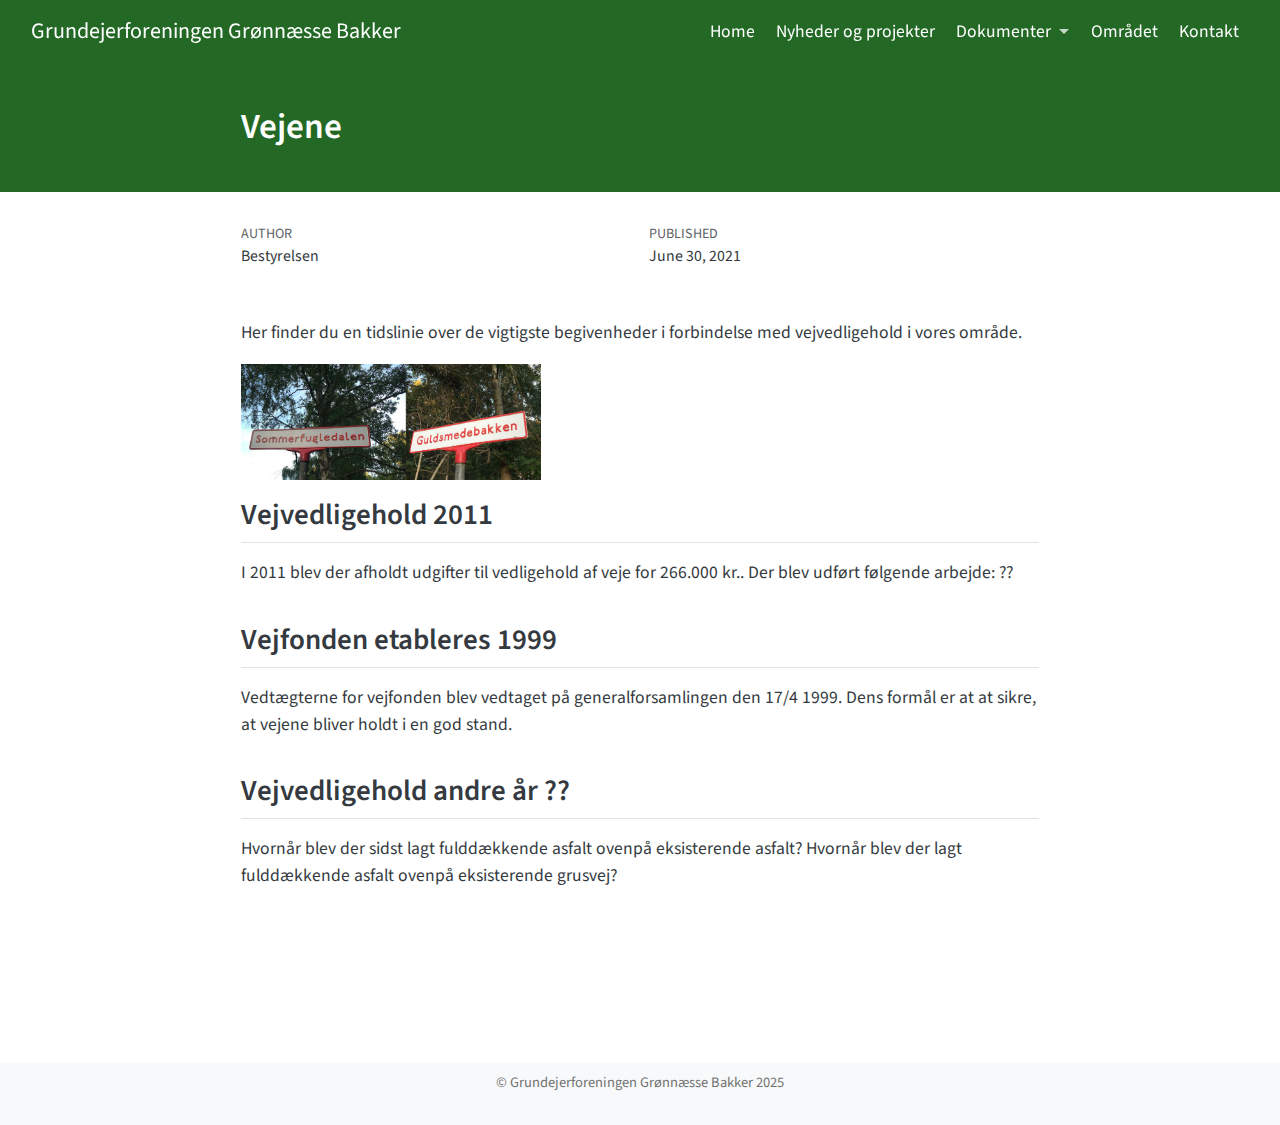
<file: docs/posts/veje/index.html>
<!DOCTYPE html>
<html xmlns="http://www.w3.org/1999/xhtml" lang="en" xml:lang="en"><head>

<meta charset="utf-8">
<meta name="generator" content="quarto-1.6.42">

<meta name="viewport" content="width=device-width, initial-scale=1.0, user-scalable=yes">

<meta name="author" content="Bestyrelsen">
<meta name="dcterms.date" content="2021-06-30">

<title>Vejene – Grundejerforeningen Grønnæsse Bakker</title>
<style>
code{white-space: pre-wrap;}
span.smallcaps{font-variant: small-caps;}
div.columns{display: flex; gap: min(4vw, 1.5em);}
div.column{flex: auto; overflow-x: auto;}
div.hanging-indent{margin-left: 1.5em; text-indent: -1.5em;}
ul.task-list{list-style: none;}
ul.task-list li input[type="checkbox"] {
  width: 0.8em;
  margin: 0 0.8em 0.2em -1em; /* quarto-specific, see https://github.com/quarto-dev/quarto-cli/issues/4556 */ 
  vertical-align: middle;
}
</style>


<script src="../../site_libs/quarto-nav/quarto-nav.js"></script>
<script src="../../site_libs/clipboard/clipboard.min.js"></script>
<script src="../../site_libs/quarto-html/quarto.js"></script>
<script src="../../site_libs/quarto-html/popper.min.js"></script>
<script src="../../site_libs/quarto-html/tippy.umd.min.js"></script>
<script src="../../site_libs/quarto-html/anchor.min.js"></script>
<link href="../../site_libs/quarto-html/tippy.css" rel="stylesheet">
<link href="../../site_libs/quarto-html/quarto-syntax-highlighting-2f5df379a58b258e96c21c0638c20c03.css" rel="stylesheet" id="quarto-text-highlighting-styles">
<script src="../../site_libs/bootstrap/bootstrap.min.js"></script>
<link href="../../site_libs/bootstrap/bootstrap-icons.css" rel="stylesheet">
<link href="../../site_libs/bootstrap/bootstrap-103eb9e87a66c6f63c1e16135233da3c.min.css" rel="stylesheet" append-hash="true" id="quarto-bootstrap" data-mode="light">
<script src="../../site_libs/quarto-contrib/glightbox/glightbox.min.js"></script>
<link href="../../site_libs/quarto-contrib/glightbox/glightbox.min.css" rel="stylesheet">
<link href="../../site_libs/quarto-contrib/glightbox/lightbox.css" rel="stylesheet">
<script id="quarto-search-options" type="application/json">{
  "language": {
    "search-no-results-text": "No results",
    "search-matching-documents-text": "matching documents",
    "search-copy-link-title": "Copy link to search",
    "search-hide-matches-text": "Hide additional matches",
    "search-more-match-text": "more match in this document",
    "search-more-matches-text": "more matches in this document",
    "search-clear-button-title": "Clear",
    "search-text-placeholder": "",
    "search-detached-cancel-button-title": "Cancel",
    "search-submit-button-title": "Submit",
    "search-label": "Search"
  }
}</script>


<link rel="stylesheet" href="../../styles.css">
</head>

<body class="nav-fixed fullcontent">

<div id="quarto-search-results"></div>
  <header id="quarto-header" class="headroom fixed-top quarto-banner">
    <nav class="navbar navbar-expand-lg " data-bs-theme="dark">
      <div class="navbar-container container-fluid">
      <div class="navbar-brand-container mx-auto">
    <a class="navbar-brand" href="../../index.html">
    <span class="navbar-title">Grundejerforeningen Grønnæsse Bakker</span>
    </a>
  </div>
          <button class="navbar-toggler" type="button" data-bs-toggle="collapse" data-bs-target="#navbarCollapse" aria-controls="navbarCollapse" role="menu" aria-expanded="false" aria-label="Toggle navigation" onclick="if (window.quartoToggleHeadroom) { window.quartoToggleHeadroom(); }">
  <span class="navbar-toggler-icon"></span>
</button>
          <div class="collapse navbar-collapse" id="navbarCollapse">
            <ul class="navbar-nav navbar-nav-scroll ms-auto">
  <li class="nav-item">
    <a class="nav-link" href="../../index.html"> 
<span class="menu-text">Home</span></a>
  </li>  
  <li class="nav-item">
    <a class="nav-link" href="../../posts.html"> 
<span class="menu-text">Nyheder og projekter</span></a>
  </li>  
  <li class="nav-item dropdown ">
    <a class="nav-link dropdown-toggle" href="#" id="nav-menu-dokumenter" role="link" data-bs-toggle="dropdown" aria-expanded="false">
 <span class="menu-text">Dokumenter</span>
    </a>
    <ul class="dropdown-menu dropdown-menu-end" aria-labelledby="nav-menu-dokumenter">    
        <li>
    <a class="dropdown-item" href="../../dok_forening.html">
 <span class="dropdown-text">Foreningens dokumenter</span></a>
  </li>  
        <li>
    <a class="dropdown-item" href="../../dok_offentlig.html">
 <span class="dropdown-text">Offentlige dokumenter</span></a>
  </li>  
    </ul>
  </li>
  <li class="nav-item">
    <a class="nav-link" href="../../dok_omraadet.html"> 
<span class="menu-text">Området</span></a>
  </li>  
  <li class="nav-item">
    <a class="nav-link" href="../../kontakt.html"> 
<span class="menu-text">Kontakt</span></a>
  </li>  
</ul>
          </div> <!-- /navcollapse -->
            <div class="quarto-navbar-tools">
</div>
      </div> <!-- /container-fluid -->
    </nav>
</header>
<!-- content -->
<header id="title-block-header" class="quarto-title-block default page-columns page-full">
  <div class="quarto-title-banner page-columns page-full">
    <div class="quarto-title column-body">
      <h1 class="title">Vejene</h1>
                      </div>
  </div>
    
  
  <div class="quarto-title-meta">

      <div>
      <div class="quarto-title-meta-heading">Author</div>
      <div class="quarto-title-meta-contents">
               <p>Bestyrelsen </p>
            </div>
    </div>
      
      <div>
      <div class="quarto-title-meta-heading">Published</div>
      <div class="quarto-title-meta-contents">
        <p class="date">June 30, 2021</p>
      </div>
    </div>
    
      
    </div>
    
  
  </header><div id="quarto-content" class="quarto-container page-columns page-rows-contents page-layout-article page-navbar">
<!-- sidebar -->
<!-- margin-sidebar -->
    
<!-- main -->
<main class="content quarto-banner-title-block" id="quarto-document-content">





<p>Her finder du en tidslinie over de vigtigste begivenheder i forbindelse med vejvedligehold i vores område.</p>
<p><a href="Compr_IMG_skilte.png" class="lightbox" data-gallery="quarto-lightbox-gallery-1"><img src="Compr_IMG_skilte.png" class="img-fluid" width="300"></a></p>
<section id="vejvedligehold-2011" class="level2">
<h2 class="anchored" data-anchor-id="vejvedligehold-2011">Vejvedligehold 2011</h2>
<p>I 2011 blev der afholdt udgifter til vedligehold af veje for 266.000 kr.. Der blev udført følgende arbejde: ??</p>
</section>
<section id="vejfonden-etableres-1999" class="level2">
<h2 class="anchored" data-anchor-id="vejfonden-etableres-1999">Vejfonden etableres 1999</h2>
<p>Vedtægterne for vejfonden blev vedtaget på generalforsamlingen den 17/4 1999. Dens formål er at at sikre, at vejene bliver holdt i en god stand.</p>
</section>
<section id="vejvedligehold-andre-år" class="level2">
<h2 class="anchored" data-anchor-id="vejvedligehold-andre-år">Vejvedligehold andre år ??</h2>
<p>Hvornår blev der sidst lagt fulddækkende asfalt ovenpå eksisterende asfalt? Hvornår blev der lagt fulddækkende asfalt ovenpå eksisterende grusvej?</p>


</section>

</main> <!-- /main -->
<script id="quarto-html-after-body" type="application/javascript">
window.document.addEventListener("DOMContentLoaded", function (event) {
  const toggleBodyColorMode = (bsSheetEl) => {
    const mode = bsSheetEl.getAttribute("data-mode");
    const bodyEl = window.document.querySelector("body");
    if (mode === "dark") {
      bodyEl.classList.add("quarto-dark");
      bodyEl.classList.remove("quarto-light");
    } else {
      bodyEl.classList.add("quarto-light");
      bodyEl.classList.remove("quarto-dark");
    }
  }
  const toggleBodyColorPrimary = () => {
    const bsSheetEl = window.document.querySelector("link#quarto-bootstrap");
    if (bsSheetEl) {
      toggleBodyColorMode(bsSheetEl);
    }
  }
  toggleBodyColorPrimary();  
  const icon = "";
  const anchorJS = new window.AnchorJS();
  anchorJS.options = {
    placement: 'right',
    icon: icon
  };
  anchorJS.add('.anchored');
  const isCodeAnnotation = (el) => {
    for (const clz of el.classList) {
      if (clz.startsWith('code-annotation-')) {                     
        return true;
      }
    }
    return false;
  }
  const onCopySuccess = function(e) {
    // button target
    const button = e.trigger;
    // don't keep focus
    button.blur();
    // flash "checked"
    button.classList.add('code-copy-button-checked');
    var currentTitle = button.getAttribute("title");
    button.setAttribute("title", "Copied!");
    let tooltip;
    if (window.bootstrap) {
      button.setAttribute("data-bs-toggle", "tooltip");
      button.setAttribute("data-bs-placement", "left");
      button.setAttribute("data-bs-title", "Copied!");
      tooltip = new bootstrap.Tooltip(button, 
        { trigger: "manual", 
          customClass: "code-copy-button-tooltip",
          offset: [0, -8]});
      tooltip.show();    
    }
    setTimeout(function() {
      if (tooltip) {
        tooltip.hide();
        button.removeAttribute("data-bs-title");
        button.removeAttribute("data-bs-toggle");
        button.removeAttribute("data-bs-placement");
      }
      button.setAttribute("title", currentTitle);
      button.classList.remove('code-copy-button-checked');
    }, 1000);
    // clear code selection
    e.clearSelection();
  }
  const getTextToCopy = function(trigger) {
      const codeEl = trigger.previousElementSibling.cloneNode(true);
      for (const childEl of codeEl.children) {
        if (isCodeAnnotation(childEl)) {
          childEl.remove();
        }
      }
      return codeEl.innerText;
  }
  const clipboard = new window.ClipboardJS('.code-copy-button:not([data-in-quarto-modal])', {
    text: getTextToCopy
  });
  clipboard.on('success', onCopySuccess);
  if (window.document.getElementById('quarto-embedded-source-code-modal')) {
    const clipboardModal = new window.ClipboardJS('.code-copy-button[data-in-quarto-modal]', {
      text: getTextToCopy,
      container: window.document.getElementById('quarto-embedded-source-code-modal')
    });
    clipboardModal.on('success', onCopySuccess);
  }
    var localhostRegex = new RegExp(/^(?:http|https):\/\/localhost\:?[0-9]*\//);
    var mailtoRegex = new RegExp(/^mailto:/);
      var filterRegex = new RegExp('/' + window.location.host + '/');
    var isInternal = (href) => {
        return filterRegex.test(href) || localhostRegex.test(href) || mailtoRegex.test(href);
    }
    // Inspect non-navigation links and adorn them if external
 	var links = window.document.querySelectorAll('a[href]:not(.nav-link):not(.navbar-brand):not(.toc-action):not(.sidebar-link):not(.sidebar-item-toggle):not(.pagination-link):not(.no-external):not([aria-hidden]):not(.dropdown-item):not(.quarto-navigation-tool):not(.about-link)');
    for (var i=0; i<links.length; i++) {
      const link = links[i];
      if (!isInternal(link.href)) {
        // undo the damage that might have been done by quarto-nav.js in the case of
        // links that we want to consider external
        if (link.dataset.originalHref !== undefined) {
          link.href = link.dataset.originalHref;
        }
      }
    }
  function tippyHover(el, contentFn, onTriggerFn, onUntriggerFn) {
    const config = {
      allowHTML: true,
      maxWidth: 500,
      delay: 100,
      arrow: false,
      appendTo: function(el) {
          return el.parentElement;
      },
      interactive: true,
      interactiveBorder: 10,
      theme: 'quarto',
      placement: 'bottom-start',
    };
    if (contentFn) {
      config.content = contentFn;
    }
    if (onTriggerFn) {
      config.onTrigger = onTriggerFn;
    }
    if (onUntriggerFn) {
      config.onUntrigger = onUntriggerFn;
    }
    window.tippy(el, config); 
  }
  const noterefs = window.document.querySelectorAll('a[role="doc-noteref"]');
  for (var i=0; i<noterefs.length; i++) {
    const ref = noterefs[i];
    tippyHover(ref, function() {
      // use id or data attribute instead here
      let href = ref.getAttribute('data-footnote-href') || ref.getAttribute('href');
      try { href = new URL(href).hash; } catch {}
      const id = href.replace(/^#\/?/, "");
      const note = window.document.getElementById(id);
      if (note) {
        return note.innerHTML;
      } else {
        return "";
      }
    });
  }
  const xrefs = window.document.querySelectorAll('a.quarto-xref');
  const processXRef = (id, note) => {
    // Strip column container classes
    const stripColumnClz = (el) => {
      el.classList.remove("page-full", "page-columns");
      if (el.children) {
        for (const child of el.children) {
          stripColumnClz(child);
        }
      }
    }
    stripColumnClz(note)
    if (id === null || id.startsWith('sec-')) {
      // Special case sections, only their first couple elements
      const container = document.createElement("div");
      if (note.children && note.children.length > 2) {
        container.appendChild(note.children[0].cloneNode(true));
        for (let i = 1; i < note.children.length; i++) {
          const child = note.children[i];
          if (child.tagName === "P" && child.innerText === "") {
            continue;
          } else {
            container.appendChild(child.cloneNode(true));
            break;
          }
        }
        if (window.Quarto?.typesetMath) {
          window.Quarto.typesetMath(container);
        }
        return container.innerHTML
      } else {
        if (window.Quarto?.typesetMath) {
          window.Quarto.typesetMath(note);
        }
        return note.innerHTML;
      }
    } else {
      // Remove any anchor links if they are present
      const anchorLink = note.querySelector('a.anchorjs-link');
      if (anchorLink) {
        anchorLink.remove();
      }
      if (window.Quarto?.typesetMath) {
        window.Quarto.typesetMath(note);
      }
      if (note.classList.contains("callout")) {
        return note.outerHTML;
      } else {
        return note.innerHTML;
      }
    }
  }
  for (var i=0; i<xrefs.length; i++) {
    const xref = xrefs[i];
    tippyHover(xref, undefined, function(instance) {
      instance.disable();
      let url = xref.getAttribute('href');
      let hash = undefined; 
      if (url.startsWith('#')) {
        hash = url;
      } else {
        try { hash = new URL(url).hash; } catch {}
      }
      if (hash) {
        const id = hash.replace(/^#\/?/, "");
        const note = window.document.getElementById(id);
        if (note !== null) {
          try {
            const html = processXRef(id, note.cloneNode(true));
            instance.setContent(html);
          } finally {
            instance.enable();
            instance.show();
          }
        } else {
          // See if we can fetch this
          fetch(url.split('#')[0])
          .then(res => res.text())
          .then(html => {
            const parser = new DOMParser();
            const htmlDoc = parser.parseFromString(html, "text/html");
            const note = htmlDoc.getElementById(id);
            if (note !== null) {
              const html = processXRef(id, note);
              instance.setContent(html);
            } 
          }).finally(() => {
            instance.enable();
            instance.show();
          });
        }
      } else {
        // See if we can fetch a full url (with no hash to target)
        // This is a special case and we should probably do some content thinning / targeting
        fetch(url)
        .then(res => res.text())
        .then(html => {
          const parser = new DOMParser();
          const htmlDoc = parser.parseFromString(html, "text/html");
          const note = htmlDoc.querySelector('main.content');
          if (note !== null) {
            // This should only happen for chapter cross references
            // (since there is no id in the URL)
            // remove the first header
            if (note.children.length > 0 && note.children[0].tagName === "HEADER") {
              note.children[0].remove();
            }
            const html = processXRef(null, note);
            instance.setContent(html);
          } 
        }).finally(() => {
          instance.enable();
          instance.show();
        });
      }
    }, function(instance) {
    });
  }
      let selectedAnnoteEl;
      const selectorForAnnotation = ( cell, annotation) => {
        let cellAttr = 'data-code-cell="' + cell + '"';
        let lineAttr = 'data-code-annotation="' +  annotation + '"';
        const selector = 'span[' + cellAttr + '][' + lineAttr + ']';
        return selector;
      }
      const selectCodeLines = (annoteEl) => {
        const doc = window.document;
        const targetCell = annoteEl.getAttribute("data-target-cell");
        const targetAnnotation = annoteEl.getAttribute("data-target-annotation");
        const annoteSpan = window.document.querySelector(selectorForAnnotation(targetCell, targetAnnotation));
        const lines = annoteSpan.getAttribute("data-code-lines").split(",");
        const lineIds = lines.map((line) => {
          return targetCell + "-" + line;
        })
        let top = null;
        let height = null;
        let parent = null;
        if (lineIds.length > 0) {
            //compute the position of the single el (top and bottom and make a div)
            const el = window.document.getElementById(lineIds[0]);
            top = el.offsetTop;
            height = el.offsetHeight;
            parent = el.parentElement.parentElement;
          if (lineIds.length > 1) {
            const lastEl = window.document.getElementById(lineIds[lineIds.length - 1]);
            const bottom = lastEl.offsetTop + lastEl.offsetHeight;
            height = bottom - top;
          }
          if (top !== null && height !== null && parent !== null) {
            // cook up a div (if necessary) and position it 
            let div = window.document.getElementById("code-annotation-line-highlight");
            if (div === null) {
              div = window.document.createElement("div");
              div.setAttribute("id", "code-annotation-line-highlight");
              div.style.position = 'absolute';
              parent.appendChild(div);
            }
            div.style.top = top - 2 + "px";
            div.style.height = height + 4 + "px";
            div.style.left = 0;
            let gutterDiv = window.document.getElementById("code-annotation-line-highlight-gutter");
            if (gutterDiv === null) {
              gutterDiv = window.document.createElement("div");
              gutterDiv.setAttribute("id", "code-annotation-line-highlight-gutter");
              gutterDiv.style.position = 'absolute';
              const codeCell = window.document.getElementById(targetCell);
              const gutter = codeCell.querySelector('.code-annotation-gutter');
              gutter.appendChild(gutterDiv);
            }
            gutterDiv.style.top = top - 2 + "px";
            gutterDiv.style.height = height + 4 + "px";
          }
          selectedAnnoteEl = annoteEl;
        }
      };
      const unselectCodeLines = () => {
        const elementsIds = ["code-annotation-line-highlight", "code-annotation-line-highlight-gutter"];
        elementsIds.forEach((elId) => {
          const div = window.document.getElementById(elId);
          if (div) {
            div.remove();
          }
        });
        selectedAnnoteEl = undefined;
      };
        // Handle positioning of the toggle
    window.addEventListener(
      "resize",
      throttle(() => {
        elRect = undefined;
        if (selectedAnnoteEl) {
          selectCodeLines(selectedAnnoteEl);
        }
      }, 10)
    );
    function throttle(fn, ms) {
    let throttle = false;
    let timer;
      return (...args) => {
        if(!throttle) { // first call gets through
            fn.apply(this, args);
            throttle = true;
        } else { // all the others get throttled
            if(timer) clearTimeout(timer); // cancel #2
            timer = setTimeout(() => {
              fn.apply(this, args);
              timer = throttle = false;
            }, ms);
        }
      };
    }
      // Attach click handler to the DT
      const annoteDls = window.document.querySelectorAll('dt[data-target-cell]');
      for (const annoteDlNode of annoteDls) {
        annoteDlNode.addEventListener('click', (event) => {
          const clickedEl = event.target;
          if (clickedEl !== selectedAnnoteEl) {
            unselectCodeLines();
            const activeEl = window.document.querySelector('dt[data-target-cell].code-annotation-active');
            if (activeEl) {
              activeEl.classList.remove('code-annotation-active');
            }
            selectCodeLines(clickedEl);
            clickedEl.classList.add('code-annotation-active');
          } else {
            // Unselect the line
            unselectCodeLines();
            clickedEl.classList.remove('code-annotation-active');
          }
        });
      }
  const findCites = (el) => {
    const parentEl = el.parentElement;
    if (parentEl) {
      const cites = parentEl.dataset.cites;
      if (cites) {
        return {
          el,
          cites: cites.split(' ')
        };
      } else {
        return findCites(el.parentElement)
      }
    } else {
      return undefined;
    }
  };
  var bibliorefs = window.document.querySelectorAll('a[role="doc-biblioref"]');
  for (var i=0; i<bibliorefs.length; i++) {
    const ref = bibliorefs[i];
    const citeInfo = findCites(ref);
    if (citeInfo) {
      tippyHover(citeInfo.el, function() {
        var popup = window.document.createElement('div');
        citeInfo.cites.forEach(function(cite) {
          var citeDiv = window.document.createElement('div');
          citeDiv.classList.add('hanging-indent');
          citeDiv.classList.add('csl-entry');
          var biblioDiv = window.document.getElementById('ref-' + cite);
          if (biblioDiv) {
            citeDiv.innerHTML = biblioDiv.innerHTML;
          }
          popup.appendChild(citeDiv);
        });
        return popup.innerHTML;
      });
    }
  }
});
</script>
</div> <!-- /content -->
<footer class="footer">
  <div class="nav-footer">
    <div class="nav-footer-left">
      &nbsp;
    </div>   
    <div class="nav-footer-center">
<p>© Grundejerforeningen Grønnæsse Bakker 2025</p>
</div>
    <div class="nav-footer-right">
      &nbsp;
    </div>
  </div>
</footer>
<script>var lightboxQuarto = GLightbox({"closeEffect":"zoom","descPosition":"bottom","loop":true,"openEffect":"zoom","selector":".lightbox"});
(function() {
  let previousOnload = window.onload;
  window.onload = () => {
    if (previousOnload) {
      previousOnload();
    }
    lightboxQuarto.on('slide_before_load', (data) => {
      const { slideIndex, slideNode, slideConfig, player, trigger } = data;
      const href = trigger.getAttribute('href');
      if (href !== null) {
        const imgEl = window.document.querySelector(`a[href="${href}"] img`);
        if (imgEl !== null) {
          const srcAttr = imgEl.getAttribute("src");
          if (srcAttr && srcAttr.startsWith("data:")) {
            slideConfig.href = srcAttr;
          }
        }
      } 
    });
  
    lightboxQuarto.on('slide_after_load', (data) => {
      const { slideIndex, slideNode, slideConfig, player, trigger } = data;
      if (window.Quarto?.typesetMath) {
        window.Quarto.typesetMath(slideNode);
      }
    });
  
  };
  
})();
          </script>




</body></html>
</file>
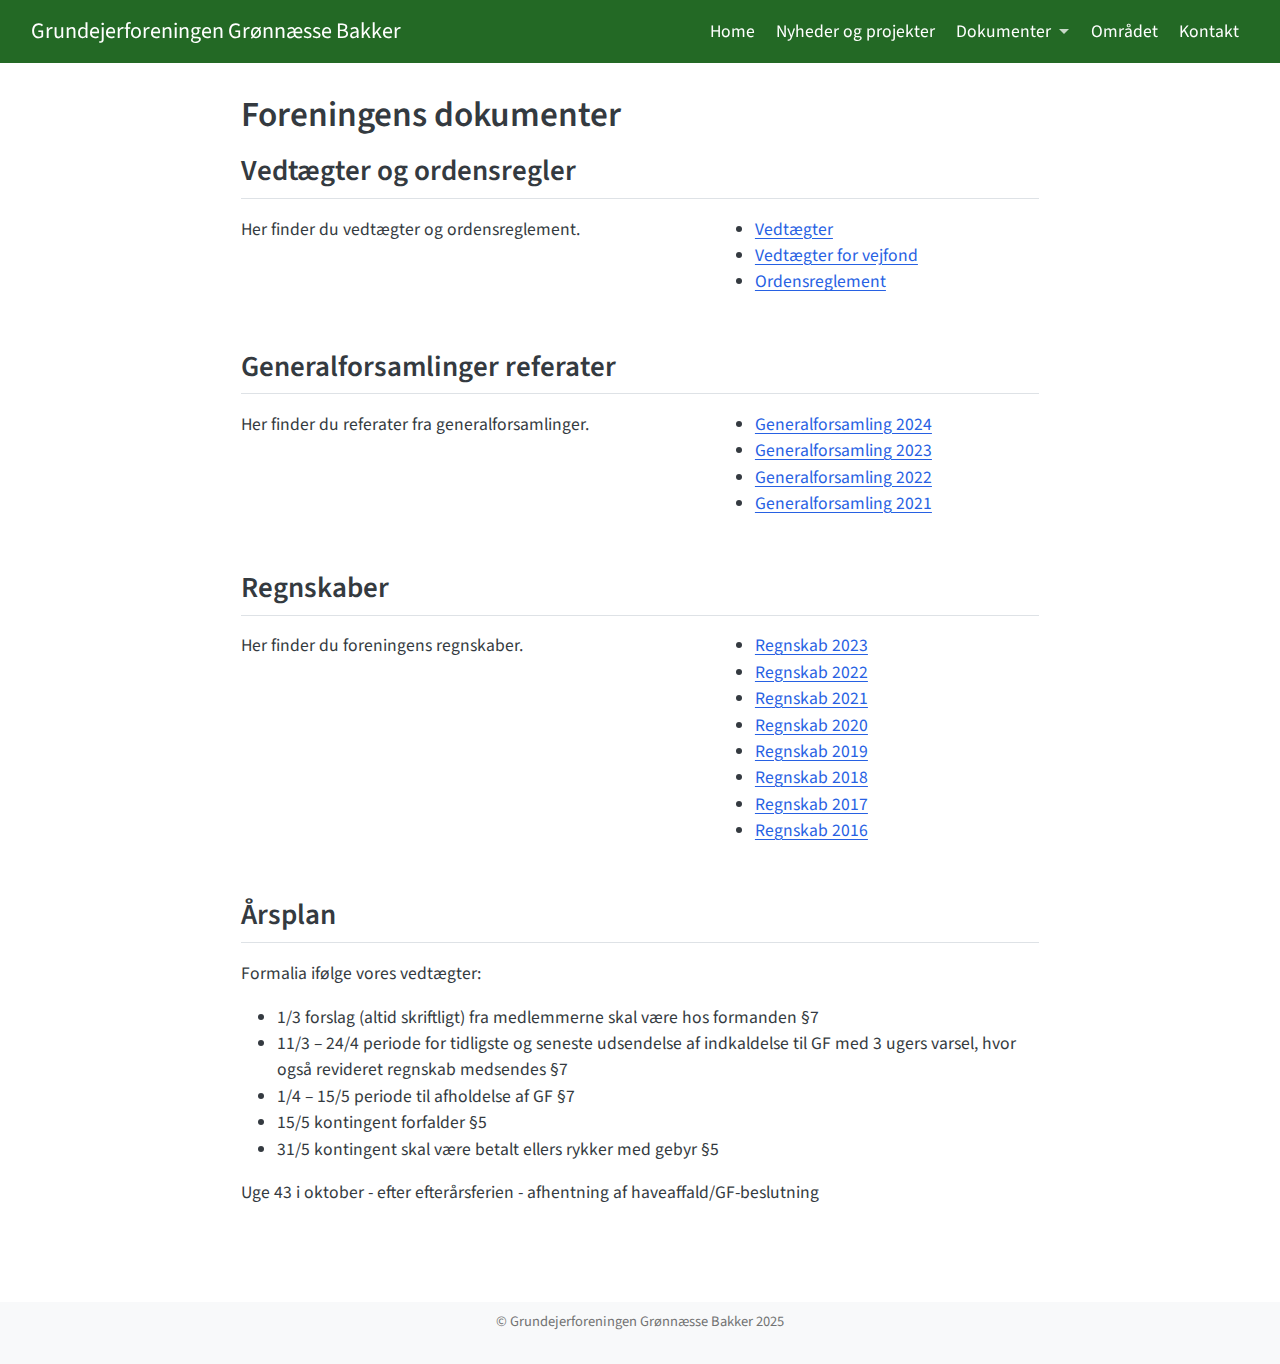
<file: docs/dok_forening.html>
<!DOCTYPE html>
<html xmlns="http://www.w3.org/1999/xhtml" lang="en" xml:lang="en"><head>

<meta charset="utf-8">
<meta name="generator" content="quarto-1.6.42">

<meta name="viewport" content="width=device-width, initial-scale=1.0, user-scalable=yes">


<title>Foreningens dokumenter – Grundejerforeningen Grønnæsse Bakker</title>
<style>
code{white-space: pre-wrap;}
span.smallcaps{font-variant: small-caps;}
div.columns{display: flex; gap: min(4vw, 1.5em);}
div.column{flex: auto; overflow-x: auto;}
div.hanging-indent{margin-left: 1.5em; text-indent: -1.5em;}
ul.task-list{list-style: none;}
ul.task-list li input[type="checkbox"] {
  width: 0.8em;
  margin: 0 0.8em 0.2em -1em; /* quarto-specific, see https://github.com/quarto-dev/quarto-cli/issues/4556 */ 
  vertical-align: middle;
}
</style>


<script src="site_libs/quarto-nav/quarto-nav.js"></script>
<script src="site_libs/clipboard/clipboard.min.js"></script>
<script src="site_libs/quarto-html/quarto.js"></script>
<script src="site_libs/quarto-html/popper.min.js"></script>
<script src="site_libs/quarto-html/tippy.umd.min.js"></script>
<script src="site_libs/quarto-html/anchor.min.js"></script>
<link href="site_libs/quarto-html/tippy.css" rel="stylesheet">
<link href="site_libs/quarto-html/quarto-syntax-highlighting-2f5df379a58b258e96c21c0638c20c03.css" rel="stylesheet" id="quarto-text-highlighting-styles">
<script src="site_libs/bootstrap/bootstrap.min.js"></script>
<link href="site_libs/bootstrap/bootstrap-icons.css" rel="stylesheet">
<link href="site_libs/bootstrap/bootstrap-103eb9e87a66c6f63c1e16135233da3c.min.css" rel="stylesheet" append-hash="true" id="quarto-bootstrap" data-mode="light">
<script id="quarto-search-options" type="application/json">{
  "language": {
    "search-no-results-text": "No results",
    "search-matching-documents-text": "matching documents",
    "search-copy-link-title": "Copy link to search",
    "search-hide-matches-text": "Hide additional matches",
    "search-more-match-text": "more match in this document",
    "search-more-matches-text": "more matches in this document",
    "search-clear-button-title": "Clear",
    "search-text-placeholder": "",
    "search-detached-cancel-button-title": "Cancel",
    "search-submit-button-title": "Submit",
    "search-label": "Search"
  }
}</script>


<link rel="stylesheet" href="styles.css">
</head>

<body class="nav-fixed fullcontent">

<div id="quarto-search-results"></div>
  <header id="quarto-header" class="headroom fixed-top">
    <nav class="navbar navbar-expand-lg " data-bs-theme="dark">
      <div class="navbar-container container-fluid">
      <div class="navbar-brand-container mx-auto">
    <a class="navbar-brand" href="./index.html">
    <span class="navbar-title">Grundejerforeningen Grønnæsse Bakker</span>
    </a>
  </div>
          <button class="navbar-toggler" type="button" data-bs-toggle="collapse" data-bs-target="#navbarCollapse" aria-controls="navbarCollapse" role="menu" aria-expanded="false" aria-label="Toggle navigation" onclick="if (window.quartoToggleHeadroom) { window.quartoToggleHeadroom(); }">
  <span class="navbar-toggler-icon"></span>
</button>
          <div class="collapse navbar-collapse" id="navbarCollapse">
            <ul class="navbar-nav navbar-nav-scroll ms-auto">
  <li class="nav-item">
    <a class="nav-link" href="./index.html"> 
<span class="menu-text">Home</span></a>
  </li>  
  <li class="nav-item">
    <a class="nav-link" href="./posts.html"> 
<span class="menu-text">Nyheder og projekter</span></a>
  </li>  
  <li class="nav-item dropdown ">
    <a class="nav-link dropdown-toggle" href="#" id="nav-menu-dokumenter" role="link" data-bs-toggle="dropdown" aria-expanded="false">
 <span class="menu-text">Dokumenter</span>
    </a>
    <ul class="dropdown-menu dropdown-menu-end" aria-labelledby="nav-menu-dokumenter">    
        <li>
    <a class="dropdown-item" href="./dok_forening.html">
 <span class="dropdown-text">Foreningens dokumenter</span></a>
  </li>  
        <li>
    <a class="dropdown-item" href="./dok_offentlig.html">
 <span class="dropdown-text">Offentlige dokumenter</span></a>
  </li>  
    </ul>
  </li>
  <li class="nav-item">
    <a class="nav-link" href="./dok_omraadet.html"> 
<span class="menu-text">Området</span></a>
  </li>  
  <li class="nav-item">
    <a class="nav-link" href="./kontakt.html"> 
<span class="menu-text">Kontakt</span></a>
  </li>  
</ul>
          </div> <!-- /navcollapse -->
            <div class="quarto-navbar-tools">
</div>
      </div> <!-- /container-fluid -->
    </nav>
</header>
<!-- content -->
<div id="quarto-content" class="quarto-container page-columns page-rows-contents page-layout-article page-navbar">
<!-- sidebar -->
<!-- margin-sidebar -->
    
<!-- main -->
<main class="content" id="quarto-document-content">

<header id="title-block-header" class="quarto-title-block default">
<div class="quarto-title">
<h1 class="title">Foreningens dokumenter</h1>
</div>



<div class="quarto-title-meta">

    
  
    
  </div>
  


</header>


<section id="vedtægter-og-ordensregler" class="level2">
<h2 class="anchored" data-anchor-id="vedtægter-og-ordensregler">Vedtægter og ordensregler</h2>
<div class="columns">
<div class="column" style="width:55%;">
<p>Her finder du vedtægter og ordensreglement.</p>
</div><div class="column" style="width:5%;">

</div><div class="column" style="width:40%;">
<ul>
<li><a href="dok_forening/Vedtægter_2014.pdf">Vedtægter</a></li>
<li><a href="dok_forening/Vedtægter_vejfond.pdf">Vedtægter for vejfond</a></li>
<li><a href="dok_forening/Ordensreglement_2014-04-05.pdf">Ordensreglement</a></li>
</ul>
</div>
</div>
</section>
<section id="generalforsamlinger-referater" class="level2">
<h2 class="anchored" data-anchor-id="generalforsamlinger-referater">Generalforsamlinger referater</h2>
<div class="columns">
<div class="column" style="width:55%;">
<p>Her finder du referater fra generalforsamlinger.</p>
</div><div class="column" style="width:5%;">

</div><div class="column" style="width:40%;">
<ul>
<li><a href="dok_forening/GF_referat_2024.pdf">Generalforsamling 2024</a></li>
<li><a href="dok_forening/GF_referat_2023.pdf">Generalforsamling 2023</a></li>
<li><a href="dok_forening/GF_referat_2022.pdf">Generalforsamling 2022</a></li>
<li><a href="dok_forening/GF_referat_2021.pdf">Generalforsamling 2021</a></li>
</ul>
</div>
</div>
</section>
<section id="regnskaber" class="level2">
<h2 class="anchored" data-anchor-id="regnskaber">Regnskaber</h2>
<div class="columns">
<div class="column" style="width:55%;">
<p>Her finder du foreningens regnskaber.</p>
</div><div class="column" style="width:5%;">

</div><div class="column" style="width:40%;">
<ul>
<li><a href="dok_forening/Regnskab_2023.pdf">Regnskab 2023</a></li>
<li><a href="dok_forening/Regnskab_2022.pdf">Regnskab 2022</a></li>
<li><a href="dok_forening/Regnskab_2021.pdf">Regnskab 2021</a></li>
<li><a href="dok_forening/Regnskab_2020.pdf">Regnskab 2020</a></li>
<li><a href="dok_forening/Regnskab_2019.pdf">Regnskab 2019</a></li>
<li><a href="dok_forening/Regnskab_2018.pdf">Regnskab 2018</a></li>
<li><a href="dok_forening/Regnskab_2017.pdf">Regnskab 2017</a></li>
<li><a href="dok_forening/Regnskab_2016.pdf">Regnskab 2016</a></li>
</ul>
</div>
</div>
</section>
<section id="årsplan" class="level2">
<h2 class="anchored" data-anchor-id="årsplan">Årsplan</h2>
<p>Formalia ifølge vores vedtægter:</p>
<ul>
<li>1/3 forslag (altid skriftligt) fra medlemmerne skal være hos formanden §7</li>
<li>11/3 – 24/4 periode for tidligste og seneste udsendelse af indkaldelse til GF med 3 ugers varsel, hvor også revideret regnskab medsendes §7</li>
<li>1/4 – 15/5 periode til afholdelse af GF §7</li>
<li>15/5 kontingent forfalder §5</li>
<li>31/5 kontingent skal være betalt ellers rykker med gebyr §5</li>
</ul>
<p>Uge 43 i oktober - efter efterårsferien - afhentning af haveaffald/GF-beslutning</p>


</section>

</main> <!-- /main -->
<script id="quarto-html-after-body" type="application/javascript">
window.document.addEventListener("DOMContentLoaded", function (event) {
  const toggleBodyColorMode = (bsSheetEl) => {
    const mode = bsSheetEl.getAttribute("data-mode");
    const bodyEl = window.document.querySelector("body");
    if (mode === "dark") {
      bodyEl.classList.add("quarto-dark");
      bodyEl.classList.remove("quarto-light");
    } else {
      bodyEl.classList.add("quarto-light");
      bodyEl.classList.remove("quarto-dark");
    }
  }
  const toggleBodyColorPrimary = () => {
    const bsSheetEl = window.document.querySelector("link#quarto-bootstrap");
    if (bsSheetEl) {
      toggleBodyColorMode(bsSheetEl);
    }
  }
  toggleBodyColorPrimary();  
  const icon = "";
  const anchorJS = new window.AnchorJS();
  anchorJS.options = {
    placement: 'right',
    icon: icon
  };
  anchorJS.add('.anchored');
  const isCodeAnnotation = (el) => {
    for (const clz of el.classList) {
      if (clz.startsWith('code-annotation-')) {                     
        return true;
      }
    }
    return false;
  }
  const onCopySuccess = function(e) {
    // button target
    const button = e.trigger;
    // don't keep focus
    button.blur();
    // flash "checked"
    button.classList.add('code-copy-button-checked');
    var currentTitle = button.getAttribute("title");
    button.setAttribute("title", "Copied!");
    let tooltip;
    if (window.bootstrap) {
      button.setAttribute("data-bs-toggle", "tooltip");
      button.setAttribute("data-bs-placement", "left");
      button.setAttribute("data-bs-title", "Copied!");
      tooltip = new bootstrap.Tooltip(button, 
        { trigger: "manual", 
          customClass: "code-copy-button-tooltip",
          offset: [0, -8]});
      tooltip.show();    
    }
    setTimeout(function() {
      if (tooltip) {
        tooltip.hide();
        button.removeAttribute("data-bs-title");
        button.removeAttribute("data-bs-toggle");
        button.removeAttribute("data-bs-placement");
      }
      button.setAttribute("title", currentTitle);
      button.classList.remove('code-copy-button-checked');
    }, 1000);
    // clear code selection
    e.clearSelection();
  }
  const getTextToCopy = function(trigger) {
      const codeEl = trigger.previousElementSibling.cloneNode(true);
      for (const childEl of codeEl.children) {
        if (isCodeAnnotation(childEl)) {
          childEl.remove();
        }
      }
      return codeEl.innerText;
  }
  const clipboard = new window.ClipboardJS('.code-copy-button:not([data-in-quarto-modal])', {
    text: getTextToCopy
  });
  clipboard.on('success', onCopySuccess);
  if (window.document.getElementById('quarto-embedded-source-code-modal')) {
    const clipboardModal = new window.ClipboardJS('.code-copy-button[data-in-quarto-modal]', {
      text: getTextToCopy,
      container: window.document.getElementById('quarto-embedded-source-code-modal')
    });
    clipboardModal.on('success', onCopySuccess);
  }
    var localhostRegex = new RegExp(/^(?:http|https):\/\/localhost\:?[0-9]*\//);
    var mailtoRegex = new RegExp(/^mailto:/);
      var filterRegex = new RegExp('/' + window.location.host + '/');
    var isInternal = (href) => {
        return filterRegex.test(href) || localhostRegex.test(href) || mailtoRegex.test(href);
    }
    // Inspect non-navigation links and adorn them if external
 	var links = window.document.querySelectorAll('a[href]:not(.nav-link):not(.navbar-brand):not(.toc-action):not(.sidebar-link):not(.sidebar-item-toggle):not(.pagination-link):not(.no-external):not([aria-hidden]):not(.dropdown-item):not(.quarto-navigation-tool):not(.about-link)');
    for (var i=0; i<links.length; i++) {
      const link = links[i];
      if (!isInternal(link.href)) {
        // undo the damage that might have been done by quarto-nav.js in the case of
        // links that we want to consider external
        if (link.dataset.originalHref !== undefined) {
          link.href = link.dataset.originalHref;
        }
      }
    }
  function tippyHover(el, contentFn, onTriggerFn, onUntriggerFn) {
    const config = {
      allowHTML: true,
      maxWidth: 500,
      delay: 100,
      arrow: false,
      appendTo: function(el) {
          return el.parentElement;
      },
      interactive: true,
      interactiveBorder: 10,
      theme: 'quarto',
      placement: 'bottom-start',
    };
    if (contentFn) {
      config.content = contentFn;
    }
    if (onTriggerFn) {
      config.onTrigger = onTriggerFn;
    }
    if (onUntriggerFn) {
      config.onUntrigger = onUntriggerFn;
    }
    window.tippy(el, config); 
  }
  const noterefs = window.document.querySelectorAll('a[role="doc-noteref"]');
  for (var i=0; i<noterefs.length; i++) {
    const ref = noterefs[i];
    tippyHover(ref, function() {
      // use id or data attribute instead here
      let href = ref.getAttribute('data-footnote-href') || ref.getAttribute('href');
      try { href = new URL(href).hash; } catch {}
      const id = href.replace(/^#\/?/, "");
      const note = window.document.getElementById(id);
      if (note) {
        return note.innerHTML;
      } else {
        return "";
      }
    });
  }
  const xrefs = window.document.querySelectorAll('a.quarto-xref');
  const processXRef = (id, note) => {
    // Strip column container classes
    const stripColumnClz = (el) => {
      el.classList.remove("page-full", "page-columns");
      if (el.children) {
        for (const child of el.children) {
          stripColumnClz(child);
        }
      }
    }
    stripColumnClz(note)
    if (id === null || id.startsWith('sec-')) {
      // Special case sections, only their first couple elements
      const container = document.createElement("div");
      if (note.children && note.children.length > 2) {
        container.appendChild(note.children[0].cloneNode(true));
        for (let i = 1; i < note.children.length; i++) {
          const child = note.children[i];
          if (child.tagName === "P" && child.innerText === "") {
            continue;
          } else {
            container.appendChild(child.cloneNode(true));
            break;
          }
        }
        if (window.Quarto?.typesetMath) {
          window.Quarto.typesetMath(container);
        }
        return container.innerHTML
      } else {
        if (window.Quarto?.typesetMath) {
          window.Quarto.typesetMath(note);
        }
        return note.innerHTML;
      }
    } else {
      // Remove any anchor links if they are present
      const anchorLink = note.querySelector('a.anchorjs-link');
      if (anchorLink) {
        anchorLink.remove();
      }
      if (window.Quarto?.typesetMath) {
        window.Quarto.typesetMath(note);
      }
      if (note.classList.contains("callout")) {
        return note.outerHTML;
      } else {
        return note.innerHTML;
      }
    }
  }
  for (var i=0; i<xrefs.length; i++) {
    const xref = xrefs[i];
    tippyHover(xref, undefined, function(instance) {
      instance.disable();
      let url = xref.getAttribute('href');
      let hash = undefined; 
      if (url.startsWith('#')) {
        hash = url;
      } else {
        try { hash = new URL(url).hash; } catch {}
      }
      if (hash) {
        const id = hash.replace(/^#\/?/, "");
        const note = window.document.getElementById(id);
        if (note !== null) {
          try {
            const html = processXRef(id, note.cloneNode(true));
            instance.setContent(html);
          } finally {
            instance.enable();
            instance.show();
          }
        } else {
          // See if we can fetch this
          fetch(url.split('#')[0])
          .then(res => res.text())
          .then(html => {
            const parser = new DOMParser();
            const htmlDoc = parser.parseFromString(html, "text/html");
            const note = htmlDoc.getElementById(id);
            if (note !== null) {
              const html = processXRef(id, note);
              instance.setContent(html);
            } 
          }).finally(() => {
            instance.enable();
            instance.show();
          });
        }
      } else {
        // See if we can fetch a full url (with no hash to target)
        // This is a special case and we should probably do some content thinning / targeting
        fetch(url)
        .then(res => res.text())
        .then(html => {
          const parser = new DOMParser();
          const htmlDoc = parser.parseFromString(html, "text/html");
          const note = htmlDoc.querySelector('main.content');
          if (note !== null) {
            // This should only happen for chapter cross references
            // (since there is no id in the URL)
            // remove the first header
            if (note.children.length > 0 && note.children[0].tagName === "HEADER") {
              note.children[0].remove();
            }
            const html = processXRef(null, note);
            instance.setContent(html);
          } 
        }).finally(() => {
          instance.enable();
          instance.show();
        });
      }
    }, function(instance) {
    });
  }
      let selectedAnnoteEl;
      const selectorForAnnotation = ( cell, annotation) => {
        let cellAttr = 'data-code-cell="' + cell + '"';
        let lineAttr = 'data-code-annotation="' +  annotation + '"';
        const selector = 'span[' + cellAttr + '][' + lineAttr + ']';
        return selector;
      }
      const selectCodeLines = (annoteEl) => {
        const doc = window.document;
        const targetCell = annoteEl.getAttribute("data-target-cell");
        const targetAnnotation = annoteEl.getAttribute("data-target-annotation");
        const annoteSpan = window.document.querySelector(selectorForAnnotation(targetCell, targetAnnotation));
        const lines = annoteSpan.getAttribute("data-code-lines").split(",");
        const lineIds = lines.map((line) => {
          return targetCell + "-" + line;
        })
        let top = null;
        let height = null;
        let parent = null;
        if (lineIds.length > 0) {
            //compute the position of the single el (top and bottom and make a div)
            const el = window.document.getElementById(lineIds[0]);
            top = el.offsetTop;
            height = el.offsetHeight;
            parent = el.parentElement.parentElement;
          if (lineIds.length > 1) {
            const lastEl = window.document.getElementById(lineIds[lineIds.length - 1]);
            const bottom = lastEl.offsetTop + lastEl.offsetHeight;
            height = bottom - top;
          }
          if (top !== null && height !== null && parent !== null) {
            // cook up a div (if necessary) and position it 
            let div = window.document.getElementById("code-annotation-line-highlight");
            if (div === null) {
              div = window.document.createElement("div");
              div.setAttribute("id", "code-annotation-line-highlight");
              div.style.position = 'absolute';
              parent.appendChild(div);
            }
            div.style.top = top - 2 + "px";
            div.style.height = height + 4 + "px";
            div.style.left = 0;
            let gutterDiv = window.document.getElementById("code-annotation-line-highlight-gutter");
            if (gutterDiv === null) {
              gutterDiv = window.document.createElement("div");
              gutterDiv.setAttribute("id", "code-annotation-line-highlight-gutter");
              gutterDiv.style.position = 'absolute';
              const codeCell = window.document.getElementById(targetCell);
              const gutter = codeCell.querySelector('.code-annotation-gutter');
              gutter.appendChild(gutterDiv);
            }
            gutterDiv.style.top = top - 2 + "px";
            gutterDiv.style.height = height + 4 + "px";
          }
          selectedAnnoteEl = annoteEl;
        }
      };
      const unselectCodeLines = () => {
        const elementsIds = ["code-annotation-line-highlight", "code-annotation-line-highlight-gutter"];
        elementsIds.forEach((elId) => {
          const div = window.document.getElementById(elId);
          if (div) {
            div.remove();
          }
        });
        selectedAnnoteEl = undefined;
      };
        // Handle positioning of the toggle
    window.addEventListener(
      "resize",
      throttle(() => {
        elRect = undefined;
        if (selectedAnnoteEl) {
          selectCodeLines(selectedAnnoteEl);
        }
      }, 10)
    );
    function throttle(fn, ms) {
    let throttle = false;
    let timer;
      return (...args) => {
        if(!throttle) { // first call gets through
            fn.apply(this, args);
            throttle = true;
        } else { // all the others get throttled
            if(timer) clearTimeout(timer); // cancel #2
            timer = setTimeout(() => {
              fn.apply(this, args);
              timer = throttle = false;
            }, ms);
        }
      };
    }
      // Attach click handler to the DT
      const annoteDls = window.document.querySelectorAll('dt[data-target-cell]');
      for (const annoteDlNode of annoteDls) {
        annoteDlNode.addEventListener('click', (event) => {
          const clickedEl = event.target;
          if (clickedEl !== selectedAnnoteEl) {
            unselectCodeLines();
            const activeEl = window.document.querySelector('dt[data-target-cell].code-annotation-active');
            if (activeEl) {
              activeEl.classList.remove('code-annotation-active');
            }
            selectCodeLines(clickedEl);
            clickedEl.classList.add('code-annotation-active');
          } else {
            // Unselect the line
            unselectCodeLines();
            clickedEl.classList.remove('code-annotation-active');
          }
        });
      }
  const findCites = (el) => {
    const parentEl = el.parentElement;
    if (parentEl) {
      const cites = parentEl.dataset.cites;
      if (cites) {
        return {
          el,
          cites: cites.split(' ')
        };
      } else {
        return findCites(el.parentElement)
      }
    } else {
      return undefined;
    }
  };
  var bibliorefs = window.document.querySelectorAll('a[role="doc-biblioref"]');
  for (var i=0; i<bibliorefs.length; i++) {
    const ref = bibliorefs[i];
    const citeInfo = findCites(ref);
    if (citeInfo) {
      tippyHover(citeInfo.el, function() {
        var popup = window.document.createElement('div');
        citeInfo.cites.forEach(function(cite) {
          var citeDiv = window.document.createElement('div');
          citeDiv.classList.add('hanging-indent');
          citeDiv.classList.add('csl-entry');
          var biblioDiv = window.document.getElementById('ref-' + cite);
          if (biblioDiv) {
            citeDiv.innerHTML = biblioDiv.innerHTML;
          }
          popup.appendChild(citeDiv);
        });
        return popup.innerHTML;
      });
    }
  }
});
</script>
</div> <!-- /content -->
<footer class="footer">
  <div class="nav-footer">
    <div class="nav-footer-left">
      &nbsp;
    </div>   
    <div class="nav-footer-center">
<p>© Grundejerforeningen Grønnæsse Bakker 2025</p>
</div>
    <div class="nav-footer-right">
      &nbsp;
    </div>
  </div>
</footer>




</body></html>
</file>
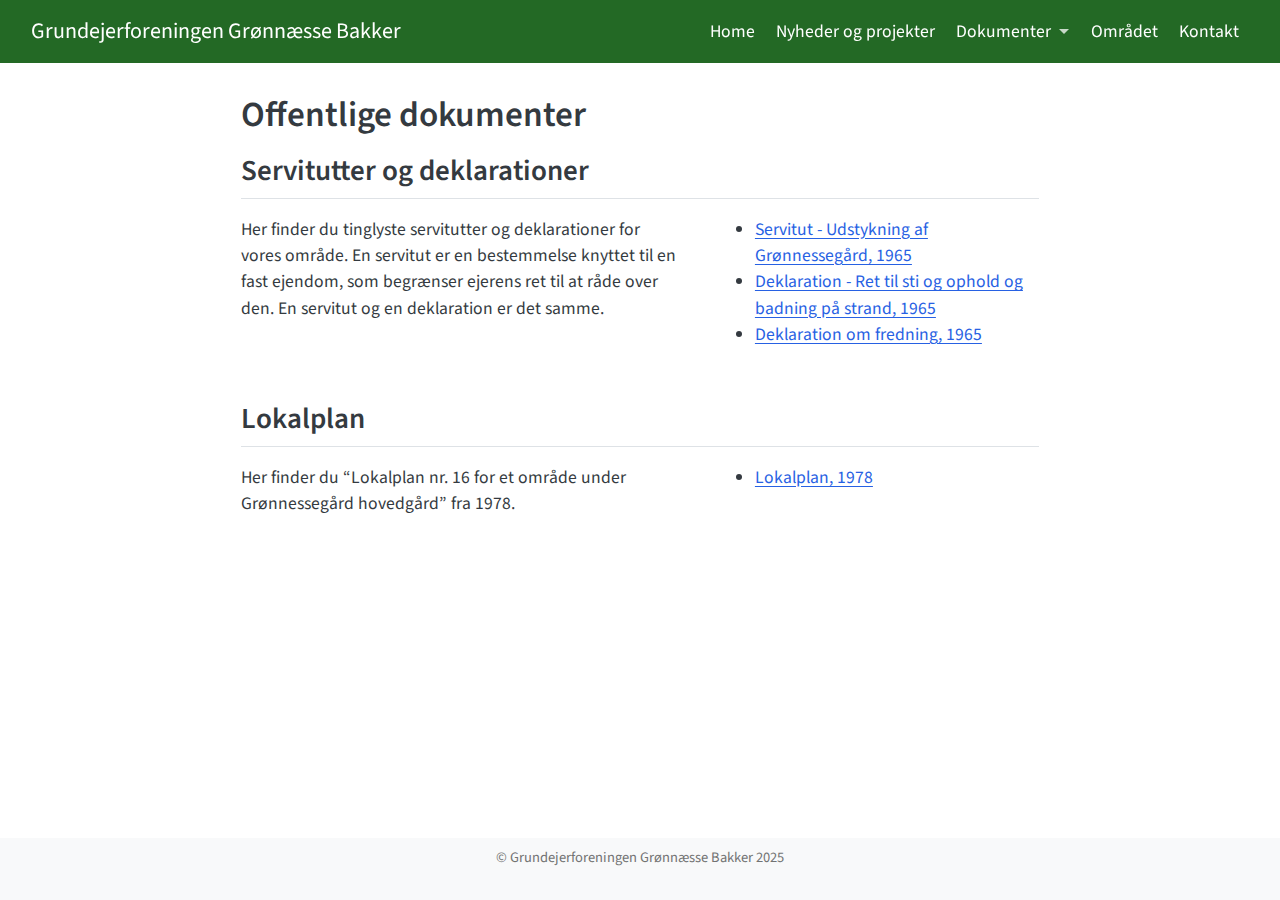
<file: docs/dok_offentlig.html>
<!DOCTYPE html>
<html xmlns="http://www.w3.org/1999/xhtml" lang="en" xml:lang="en"><head>

<meta charset="utf-8">
<meta name="generator" content="quarto-1.6.42">

<meta name="viewport" content="width=device-width, initial-scale=1.0, user-scalable=yes">


<title>Offentlige dokumenter – Grundejerforeningen Grønnæsse Bakker</title>
<style>
code{white-space: pre-wrap;}
span.smallcaps{font-variant: small-caps;}
div.columns{display: flex; gap: min(4vw, 1.5em);}
div.column{flex: auto; overflow-x: auto;}
div.hanging-indent{margin-left: 1.5em; text-indent: -1.5em;}
ul.task-list{list-style: none;}
ul.task-list li input[type="checkbox"] {
  width: 0.8em;
  margin: 0 0.8em 0.2em -1em; /* quarto-specific, see https://github.com/quarto-dev/quarto-cli/issues/4556 */ 
  vertical-align: middle;
}
</style>


<script src="site_libs/quarto-nav/quarto-nav.js"></script>
<script src="site_libs/clipboard/clipboard.min.js"></script>
<script src="site_libs/quarto-html/quarto.js"></script>
<script src="site_libs/quarto-html/popper.min.js"></script>
<script src="site_libs/quarto-html/tippy.umd.min.js"></script>
<script src="site_libs/quarto-html/anchor.min.js"></script>
<link href="site_libs/quarto-html/tippy.css" rel="stylesheet">
<link href="site_libs/quarto-html/quarto-syntax-highlighting-2f5df379a58b258e96c21c0638c20c03.css" rel="stylesheet" id="quarto-text-highlighting-styles">
<script src="site_libs/bootstrap/bootstrap.min.js"></script>
<link href="site_libs/bootstrap/bootstrap-icons.css" rel="stylesheet">
<link href="site_libs/bootstrap/bootstrap-103eb9e87a66c6f63c1e16135233da3c.min.css" rel="stylesheet" append-hash="true" id="quarto-bootstrap" data-mode="light">
<script id="quarto-search-options" type="application/json">{
  "language": {
    "search-no-results-text": "No results",
    "search-matching-documents-text": "matching documents",
    "search-copy-link-title": "Copy link to search",
    "search-hide-matches-text": "Hide additional matches",
    "search-more-match-text": "more match in this document",
    "search-more-matches-text": "more matches in this document",
    "search-clear-button-title": "Clear",
    "search-text-placeholder": "",
    "search-detached-cancel-button-title": "Cancel",
    "search-submit-button-title": "Submit",
    "search-label": "Search"
  }
}</script>


<link rel="stylesheet" href="styles.css">
</head>

<body class="nav-fixed fullcontent">

<div id="quarto-search-results"></div>
  <header id="quarto-header" class="headroom fixed-top">
    <nav class="navbar navbar-expand-lg " data-bs-theme="dark">
      <div class="navbar-container container-fluid">
      <div class="navbar-brand-container mx-auto">
    <a class="navbar-brand" href="./index.html">
    <span class="navbar-title">Grundejerforeningen Grønnæsse Bakker</span>
    </a>
  </div>
          <button class="navbar-toggler" type="button" data-bs-toggle="collapse" data-bs-target="#navbarCollapse" aria-controls="navbarCollapse" role="menu" aria-expanded="false" aria-label="Toggle navigation" onclick="if (window.quartoToggleHeadroom) { window.quartoToggleHeadroom(); }">
  <span class="navbar-toggler-icon"></span>
</button>
          <div class="collapse navbar-collapse" id="navbarCollapse">
            <ul class="navbar-nav navbar-nav-scroll ms-auto">
  <li class="nav-item">
    <a class="nav-link" href="./index.html"> 
<span class="menu-text">Home</span></a>
  </li>  
  <li class="nav-item">
    <a class="nav-link" href="./posts.html"> 
<span class="menu-text">Nyheder og projekter</span></a>
  </li>  
  <li class="nav-item dropdown ">
    <a class="nav-link dropdown-toggle" href="#" id="nav-menu-dokumenter" role="link" data-bs-toggle="dropdown" aria-expanded="false">
 <span class="menu-text">Dokumenter</span>
    </a>
    <ul class="dropdown-menu dropdown-menu-end" aria-labelledby="nav-menu-dokumenter">    
        <li>
    <a class="dropdown-item" href="./dok_forening.html">
 <span class="dropdown-text">Foreningens dokumenter</span></a>
  </li>  
        <li>
    <a class="dropdown-item" href="./dok_offentlig.html">
 <span class="dropdown-text">Offentlige dokumenter</span></a>
  </li>  
    </ul>
  </li>
  <li class="nav-item">
    <a class="nav-link" href="./dok_omraadet.html"> 
<span class="menu-text">Området</span></a>
  </li>  
  <li class="nav-item">
    <a class="nav-link" href="./kontakt.html"> 
<span class="menu-text">Kontakt</span></a>
  </li>  
</ul>
          </div> <!-- /navcollapse -->
            <div class="quarto-navbar-tools">
</div>
      </div> <!-- /container-fluid -->
    </nav>
</header>
<!-- content -->
<div id="quarto-content" class="quarto-container page-columns page-rows-contents page-layout-article page-navbar">
<!-- sidebar -->
<!-- margin-sidebar -->
    
<!-- main -->
<main class="content" id="quarto-document-content">

<header id="title-block-header" class="quarto-title-block default">
<div class="quarto-title">
<h1 class="title">Offentlige dokumenter</h1>
</div>



<div class="quarto-title-meta">

    
  
    
  </div>
  


</header>


<section id="servitutter-og-deklarationer" class="level2">
<h2 class="anchored" data-anchor-id="servitutter-og-deklarationer">Servitutter og deklarationer</h2>
<div class="columns">
<div class="column" style="width:55%;">
<p>Her finder du tinglyste servitutter og deklarationer for vores område. En servitut er en bestemmelse knyttet til en fast ejendom, som begrænser ejerens ret til at råde over den. En servitut og en deklaration er det samme.</p>
</div><div class="column" style="width:5%;">

</div><div class="column" style="width:40%;">
<ul>
<li><a href="dok_offentlig/Servitutter - Udstykning af Groennessegaard.pdf">Servitut - Udstykning af Grønnessegård, 1965</a></li>
<li><a href="dok_offentlig/Deklaration-Ret til ophold og badning paa stranden.pdf">Deklaration - Ret til sti og ophold og badning på strand, 1965</a></li>
<li><a href="dok_offentlig/ Deklaration om fredning.pdf">Deklaration om fredning, 1965</a></li>
</ul>
</div>
</div>
</section>
<section id="lokalplan" class="level2">
<h2 class="anchored" data-anchor-id="lokalplan">Lokalplan</h2>
<div class="columns">
<div class="column" style="width:55%;">
<p>Her finder du “Lokalplan nr. 16 for et område under Grønnessegård hovedgård” fra 1978.</p>
</div><div class="column" style="width:5%;">

</div><div class="column" style="width:40%;">
<ul>
<li><a href="dok_offentlig/Lokalplan 16.pdf">Lokalplan, 1978</a></li>
</ul>
</div>
</div>


</section>

</main> <!-- /main -->
<script id="quarto-html-after-body" type="application/javascript">
window.document.addEventListener("DOMContentLoaded", function (event) {
  const toggleBodyColorMode = (bsSheetEl) => {
    const mode = bsSheetEl.getAttribute("data-mode");
    const bodyEl = window.document.querySelector("body");
    if (mode === "dark") {
      bodyEl.classList.add("quarto-dark");
      bodyEl.classList.remove("quarto-light");
    } else {
      bodyEl.classList.add("quarto-light");
      bodyEl.classList.remove("quarto-dark");
    }
  }
  const toggleBodyColorPrimary = () => {
    const bsSheetEl = window.document.querySelector("link#quarto-bootstrap");
    if (bsSheetEl) {
      toggleBodyColorMode(bsSheetEl);
    }
  }
  toggleBodyColorPrimary();  
  const icon = "";
  const anchorJS = new window.AnchorJS();
  anchorJS.options = {
    placement: 'right',
    icon: icon
  };
  anchorJS.add('.anchored');
  const isCodeAnnotation = (el) => {
    for (const clz of el.classList) {
      if (clz.startsWith('code-annotation-')) {                     
        return true;
      }
    }
    return false;
  }
  const onCopySuccess = function(e) {
    // button target
    const button = e.trigger;
    // don't keep focus
    button.blur();
    // flash "checked"
    button.classList.add('code-copy-button-checked');
    var currentTitle = button.getAttribute("title");
    button.setAttribute("title", "Copied!");
    let tooltip;
    if (window.bootstrap) {
      button.setAttribute("data-bs-toggle", "tooltip");
      button.setAttribute("data-bs-placement", "left");
      button.setAttribute("data-bs-title", "Copied!");
      tooltip = new bootstrap.Tooltip(button, 
        { trigger: "manual", 
          customClass: "code-copy-button-tooltip",
          offset: [0, -8]});
      tooltip.show();    
    }
    setTimeout(function() {
      if (tooltip) {
        tooltip.hide();
        button.removeAttribute("data-bs-title");
        button.removeAttribute("data-bs-toggle");
        button.removeAttribute("data-bs-placement");
      }
      button.setAttribute("title", currentTitle);
      button.classList.remove('code-copy-button-checked');
    }, 1000);
    // clear code selection
    e.clearSelection();
  }
  const getTextToCopy = function(trigger) {
      const codeEl = trigger.previousElementSibling.cloneNode(true);
      for (const childEl of codeEl.children) {
        if (isCodeAnnotation(childEl)) {
          childEl.remove();
        }
      }
      return codeEl.innerText;
  }
  const clipboard = new window.ClipboardJS('.code-copy-button:not([data-in-quarto-modal])', {
    text: getTextToCopy
  });
  clipboard.on('success', onCopySuccess);
  if (window.document.getElementById('quarto-embedded-source-code-modal')) {
    const clipboardModal = new window.ClipboardJS('.code-copy-button[data-in-quarto-modal]', {
      text: getTextToCopy,
      container: window.document.getElementById('quarto-embedded-source-code-modal')
    });
    clipboardModal.on('success', onCopySuccess);
  }
    var localhostRegex = new RegExp(/^(?:http|https):\/\/localhost\:?[0-9]*\//);
    var mailtoRegex = new RegExp(/^mailto:/);
      var filterRegex = new RegExp('/' + window.location.host + '/');
    var isInternal = (href) => {
        return filterRegex.test(href) || localhostRegex.test(href) || mailtoRegex.test(href);
    }
    // Inspect non-navigation links and adorn them if external
 	var links = window.document.querySelectorAll('a[href]:not(.nav-link):not(.navbar-brand):not(.toc-action):not(.sidebar-link):not(.sidebar-item-toggle):not(.pagination-link):not(.no-external):not([aria-hidden]):not(.dropdown-item):not(.quarto-navigation-tool):not(.about-link)');
    for (var i=0; i<links.length; i++) {
      const link = links[i];
      if (!isInternal(link.href)) {
        // undo the damage that might have been done by quarto-nav.js in the case of
        // links that we want to consider external
        if (link.dataset.originalHref !== undefined) {
          link.href = link.dataset.originalHref;
        }
      }
    }
  function tippyHover(el, contentFn, onTriggerFn, onUntriggerFn) {
    const config = {
      allowHTML: true,
      maxWidth: 500,
      delay: 100,
      arrow: false,
      appendTo: function(el) {
          return el.parentElement;
      },
      interactive: true,
      interactiveBorder: 10,
      theme: 'quarto',
      placement: 'bottom-start',
    };
    if (contentFn) {
      config.content = contentFn;
    }
    if (onTriggerFn) {
      config.onTrigger = onTriggerFn;
    }
    if (onUntriggerFn) {
      config.onUntrigger = onUntriggerFn;
    }
    window.tippy(el, config); 
  }
  const noterefs = window.document.querySelectorAll('a[role="doc-noteref"]');
  for (var i=0; i<noterefs.length; i++) {
    const ref = noterefs[i];
    tippyHover(ref, function() {
      // use id or data attribute instead here
      let href = ref.getAttribute('data-footnote-href') || ref.getAttribute('href');
      try { href = new URL(href).hash; } catch {}
      const id = href.replace(/^#\/?/, "");
      const note = window.document.getElementById(id);
      if (note) {
        return note.innerHTML;
      } else {
        return "";
      }
    });
  }
  const xrefs = window.document.querySelectorAll('a.quarto-xref');
  const processXRef = (id, note) => {
    // Strip column container classes
    const stripColumnClz = (el) => {
      el.classList.remove("page-full", "page-columns");
      if (el.children) {
        for (const child of el.children) {
          stripColumnClz(child);
        }
      }
    }
    stripColumnClz(note)
    if (id === null || id.startsWith('sec-')) {
      // Special case sections, only their first couple elements
      const container = document.createElement("div");
      if (note.children && note.children.length > 2) {
        container.appendChild(note.children[0].cloneNode(true));
        for (let i = 1; i < note.children.length; i++) {
          const child = note.children[i];
          if (child.tagName === "P" && child.innerText === "") {
            continue;
          } else {
            container.appendChild(child.cloneNode(true));
            break;
          }
        }
        if (window.Quarto?.typesetMath) {
          window.Quarto.typesetMath(container);
        }
        return container.innerHTML
      } else {
        if (window.Quarto?.typesetMath) {
          window.Quarto.typesetMath(note);
        }
        return note.innerHTML;
      }
    } else {
      // Remove any anchor links if they are present
      const anchorLink = note.querySelector('a.anchorjs-link');
      if (anchorLink) {
        anchorLink.remove();
      }
      if (window.Quarto?.typesetMath) {
        window.Quarto.typesetMath(note);
      }
      if (note.classList.contains("callout")) {
        return note.outerHTML;
      } else {
        return note.innerHTML;
      }
    }
  }
  for (var i=0; i<xrefs.length; i++) {
    const xref = xrefs[i];
    tippyHover(xref, undefined, function(instance) {
      instance.disable();
      let url = xref.getAttribute('href');
      let hash = undefined; 
      if (url.startsWith('#')) {
        hash = url;
      } else {
        try { hash = new URL(url).hash; } catch {}
      }
      if (hash) {
        const id = hash.replace(/^#\/?/, "");
        const note = window.document.getElementById(id);
        if (note !== null) {
          try {
            const html = processXRef(id, note.cloneNode(true));
            instance.setContent(html);
          } finally {
            instance.enable();
            instance.show();
          }
        } else {
          // See if we can fetch this
          fetch(url.split('#')[0])
          .then(res => res.text())
          .then(html => {
            const parser = new DOMParser();
            const htmlDoc = parser.parseFromString(html, "text/html");
            const note = htmlDoc.getElementById(id);
            if (note !== null) {
              const html = processXRef(id, note);
              instance.setContent(html);
            } 
          }).finally(() => {
            instance.enable();
            instance.show();
          });
        }
      } else {
        // See if we can fetch a full url (with no hash to target)
        // This is a special case and we should probably do some content thinning / targeting
        fetch(url)
        .then(res => res.text())
        .then(html => {
          const parser = new DOMParser();
          const htmlDoc = parser.parseFromString(html, "text/html");
          const note = htmlDoc.querySelector('main.content');
          if (note !== null) {
            // This should only happen for chapter cross references
            // (since there is no id in the URL)
            // remove the first header
            if (note.children.length > 0 && note.children[0].tagName === "HEADER") {
              note.children[0].remove();
            }
            const html = processXRef(null, note);
            instance.setContent(html);
          } 
        }).finally(() => {
          instance.enable();
          instance.show();
        });
      }
    }, function(instance) {
    });
  }
      let selectedAnnoteEl;
      const selectorForAnnotation = ( cell, annotation) => {
        let cellAttr = 'data-code-cell="' + cell + '"';
        let lineAttr = 'data-code-annotation="' +  annotation + '"';
        const selector = 'span[' + cellAttr + '][' + lineAttr + ']';
        return selector;
      }
      const selectCodeLines = (annoteEl) => {
        const doc = window.document;
        const targetCell = annoteEl.getAttribute("data-target-cell");
        const targetAnnotation = annoteEl.getAttribute("data-target-annotation");
        const annoteSpan = window.document.querySelector(selectorForAnnotation(targetCell, targetAnnotation));
        const lines = annoteSpan.getAttribute("data-code-lines").split(",");
        const lineIds = lines.map((line) => {
          return targetCell + "-" + line;
        })
        let top = null;
        let height = null;
        let parent = null;
        if (lineIds.length > 0) {
            //compute the position of the single el (top and bottom and make a div)
            const el = window.document.getElementById(lineIds[0]);
            top = el.offsetTop;
            height = el.offsetHeight;
            parent = el.parentElement.parentElement;
          if (lineIds.length > 1) {
            const lastEl = window.document.getElementById(lineIds[lineIds.length - 1]);
            const bottom = lastEl.offsetTop + lastEl.offsetHeight;
            height = bottom - top;
          }
          if (top !== null && height !== null && parent !== null) {
            // cook up a div (if necessary) and position it 
            let div = window.document.getElementById("code-annotation-line-highlight");
            if (div === null) {
              div = window.document.createElement("div");
              div.setAttribute("id", "code-annotation-line-highlight");
              div.style.position = 'absolute';
              parent.appendChild(div);
            }
            div.style.top = top - 2 + "px";
            div.style.height = height + 4 + "px";
            div.style.left = 0;
            let gutterDiv = window.document.getElementById("code-annotation-line-highlight-gutter");
            if (gutterDiv === null) {
              gutterDiv = window.document.createElement("div");
              gutterDiv.setAttribute("id", "code-annotation-line-highlight-gutter");
              gutterDiv.style.position = 'absolute';
              const codeCell = window.document.getElementById(targetCell);
              const gutter = codeCell.querySelector('.code-annotation-gutter');
              gutter.appendChild(gutterDiv);
            }
            gutterDiv.style.top = top - 2 + "px";
            gutterDiv.style.height = height + 4 + "px";
          }
          selectedAnnoteEl = annoteEl;
        }
      };
      const unselectCodeLines = () => {
        const elementsIds = ["code-annotation-line-highlight", "code-annotation-line-highlight-gutter"];
        elementsIds.forEach((elId) => {
          const div = window.document.getElementById(elId);
          if (div) {
            div.remove();
          }
        });
        selectedAnnoteEl = undefined;
      };
        // Handle positioning of the toggle
    window.addEventListener(
      "resize",
      throttle(() => {
        elRect = undefined;
        if (selectedAnnoteEl) {
          selectCodeLines(selectedAnnoteEl);
        }
      }, 10)
    );
    function throttle(fn, ms) {
    let throttle = false;
    let timer;
      return (...args) => {
        if(!throttle) { // first call gets through
            fn.apply(this, args);
            throttle = true;
        } else { // all the others get throttled
            if(timer) clearTimeout(timer); // cancel #2
            timer = setTimeout(() => {
              fn.apply(this, args);
              timer = throttle = false;
            }, ms);
        }
      };
    }
      // Attach click handler to the DT
      const annoteDls = window.document.querySelectorAll('dt[data-target-cell]');
      for (const annoteDlNode of annoteDls) {
        annoteDlNode.addEventListener('click', (event) => {
          const clickedEl = event.target;
          if (clickedEl !== selectedAnnoteEl) {
            unselectCodeLines();
            const activeEl = window.document.querySelector('dt[data-target-cell].code-annotation-active');
            if (activeEl) {
              activeEl.classList.remove('code-annotation-active');
            }
            selectCodeLines(clickedEl);
            clickedEl.classList.add('code-annotation-active');
          } else {
            // Unselect the line
            unselectCodeLines();
            clickedEl.classList.remove('code-annotation-active');
          }
        });
      }
  const findCites = (el) => {
    const parentEl = el.parentElement;
    if (parentEl) {
      const cites = parentEl.dataset.cites;
      if (cites) {
        return {
          el,
          cites: cites.split(' ')
        };
      } else {
        return findCites(el.parentElement)
      }
    } else {
      return undefined;
    }
  };
  var bibliorefs = window.document.querySelectorAll('a[role="doc-biblioref"]');
  for (var i=0; i<bibliorefs.length; i++) {
    const ref = bibliorefs[i];
    const citeInfo = findCites(ref);
    if (citeInfo) {
      tippyHover(citeInfo.el, function() {
        var popup = window.document.createElement('div');
        citeInfo.cites.forEach(function(cite) {
          var citeDiv = window.document.createElement('div');
          citeDiv.classList.add('hanging-indent');
          citeDiv.classList.add('csl-entry');
          var biblioDiv = window.document.getElementById('ref-' + cite);
          if (biblioDiv) {
            citeDiv.innerHTML = biblioDiv.innerHTML;
          }
          popup.appendChild(citeDiv);
        });
        return popup.innerHTML;
      });
    }
  }
});
</script>
</div> <!-- /content -->
<footer class="footer">
  <div class="nav-footer">
    <div class="nav-footer-left">
      &nbsp;
    </div>   
    <div class="nav-footer-center">
<p>© Grundejerforeningen Grønnæsse Bakker 2025</p>
</div>
    <div class="nav-footer-right">
      &nbsp;
    </div>
  </div>
</footer>




</body></html>
</file>
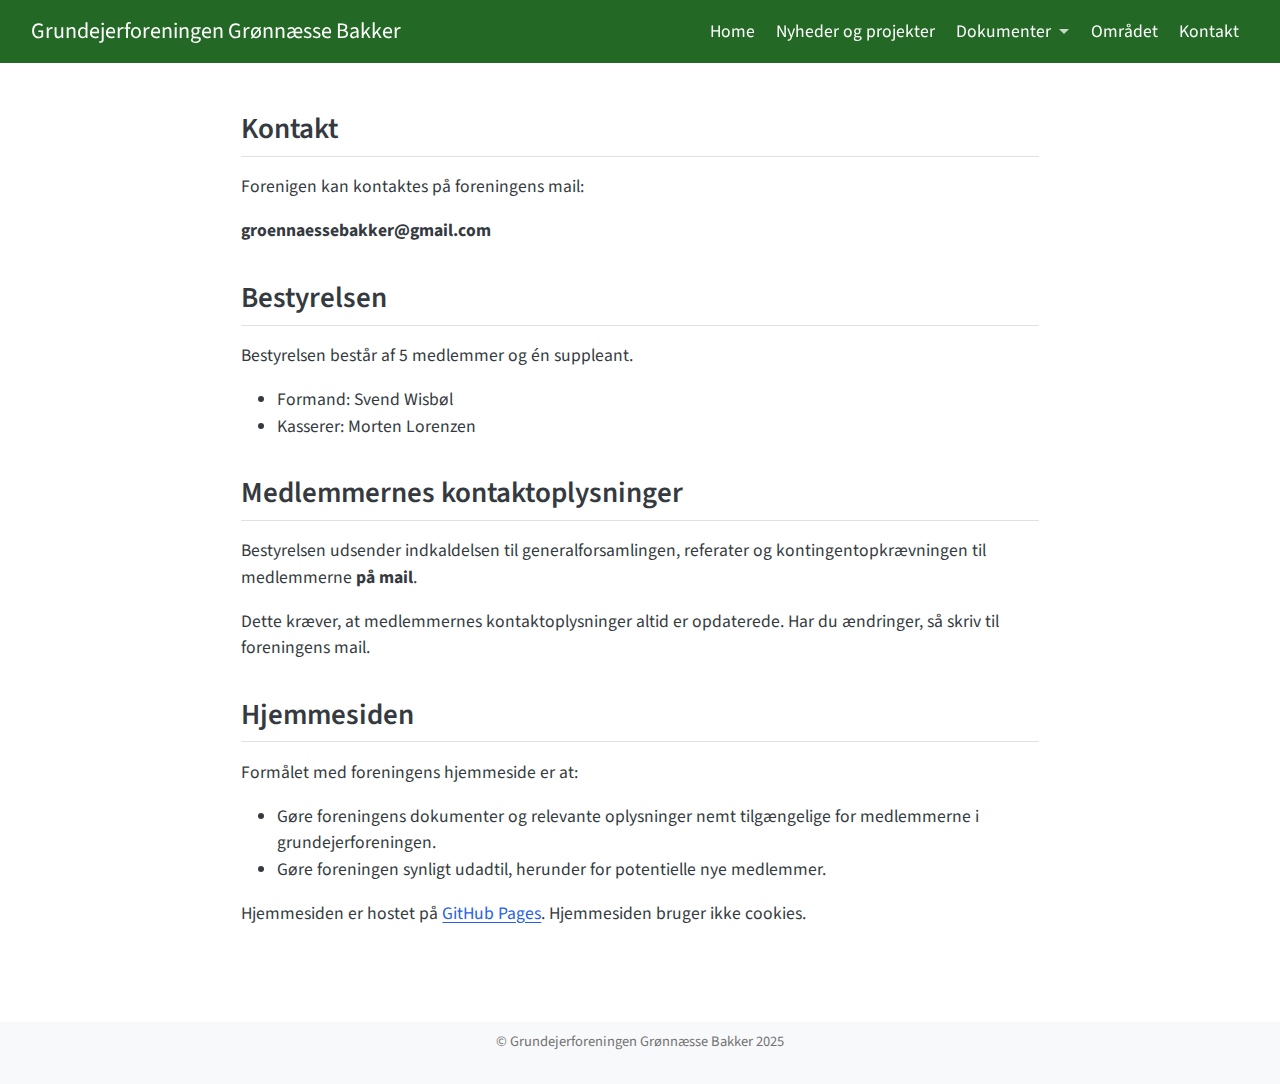
<file: docs/kontakt.html>
<!DOCTYPE html>
<html xmlns="http://www.w3.org/1999/xhtml" lang="en" xml:lang="en"><head>

<meta charset="utf-8">
<meta name="generator" content="quarto-1.6.42">

<meta name="viewport" content="width=device-width, initial-scale=1.0, user-scalable=yes">


<title>kontakt – Grundejerforeningen Grønnæsse Bakker</title>
<style>
code{white-space: pre-wrap;}
span.smallcaps{font-variant: small-caps;}
div.columns{display: flex; gap: min(4vw, 1.5em);}
div.column{flex: auto; overflow-x: auto;}
div.hanging-indent{margin-left: 1.5em; text-indent: -1.5em;}
ul.task-list{list-style: none;}
ul.task-list li input[type="checkbox"] {
  width: 0.8em;
  margin: 0 0.8em 0.2em -1em; /* quarto-specific, see https://github.com/quarto-dev/quarto-cli/issues/4556 */ 
  vertical-align: middle;
}
</style>


<script src="site_libs/quarto-nav/quarto-nav.js"></script>
<script src="site_libs/clipboard/clipboard.min.js"></script>
<script src="site_libs/quarto-html/quarto.js"></script>
<script src="site_libs/quarto-html/popper.min.js"></script>
<script src="site_libs/quarto-html/tippy.umd.min.js"></script>
<script src="site_libs/quarto-html/anchor.min.js"></script>
<link href="site_libs/quarto-html/tippy.css" rel="stylesheet">
<link href="site_libs/quarto-html/quarto-syntax-highlighting-2f5df379a58b258e96c21c0638c20c03.css" rel="stylesheet" id="quarto-text-highlighting-styles">
<script src="site_libs/bootstrap/bootstrap.min.js"></script>
<link href="site_libs/bootstrap/bootstrap-icons.css" rel="stylesheet">
<link href="site_libs/bootstrap/bootstrap-103eb9e87a66c6f63c1e16135233da3c.min.css" rel="stylesheet" append-hash="true" id="quarto-bootstrap" data-mode="light">
<script id="quarto-search-options" type="application/json">{
  "language": {
    "search-no-results-text": "No results",
    "search-matching-documents-text": "matching documents",
    "search-copy-link-title": "Copy link to search",
    "search-hide-matches-text": "Hide additional matches",
    "search-more-match-text": "more match in this document",
    "search-more-matches-text": "more matches in this document",
    "search-clear-button-title": "Clear",
    "search-text-placeholder": "",
    "search-detached-cancel-button-title": "Cancel",
    "search-submit-button-title": "Submit",
    "search-label": "Search"
  }
}</script>


<link rel="stylesheet" href="styles.css">
</head>

<body class="nav-fixed fullcontent">

<div id="quarto-search-results"></div>
  <header id="quarto-header" class="headroom fixed-top">
    <nav class="navbar navbar-expand-lg " data-bs-theme="dark">
      <div class="navbar-container container-fluid">
      <div class="navbar-brand-container mx-auto">
    <a class="navbar-brand" href="./index.html">
    <span class="navbar-title">Grundejerforeningen Grønnæsse Bakker</span>
    </a>
  </div>
          <button class="navbar-toggler" type="button" data-bs-toggle="collapse" data-bs-target="#navbarCollapse" aria-controls="navbarCollapse" role="menu" aria-expanded="false" aria-label="Toggle navigation" onclick="if (window.quartoToggleHeadroom) { window.quartoToggleHeadroom(); }">
  <span class="navbar-toggler-icon"></span>
</button>
          <div class="collapse navbar-collapse" id="navbarCollapse">
            <ul class="navbar-nav navbar-nav-scroll ms-auto">
  <li class="nav-item">
    <a class="nav-link" href="./index.html"> 
<span class="menu-text">Home</span></a>
  </li>  
  <li class="nav-item">
    <a class="nav-link" href="./posts.html"> 
<span class="menu-text">Nyheder og projekter</span></a>
  </li>  
  <li class="nav-item dropdown ">
    <a class="nav-link dropdown-toggle" href="#" id="nav-menu-dokumenter" role="link" data-bs-toggle="dropdown" aria-expanded="false">
 <span class="menu-text">Dokumenter</span>
    </a>
    <ul class="dropdown-menu dropdown-menu-end" aria-labelledby="nav-menu-dokumenter">    
        <li>
    <a class="dropdown-item" href="./dok_forening.html">
 <span class="dropdown-text">Foreningens dokumenter</span></a>
  </li>  
        <li>
    <a class="dropdown-item" href="./dok_offentlig.html">
 <span class="dropdown-text">Offentlige dokumenter</span></a>
  </li>  
    </ul>
  </li>
  <li class="nav-item">
    <a class="nav-link" href="./dok_omraadet.html"> 
<span class="menu-text">Området</span></a>
  </li>  
  <li class="nav-item">
    <a class="nav-link active" href="./kontakt.html" aria-current="page"> 
<span class="menu-text">Kontakt</span></a>
  </li>  
</ul>
          </div> <!-- /navcollapse -->
            <div class="quarto-navbar-tools">
</div>
      </div> <!-- /container-fluid -->
    </nav>
</header>
<!-- content -->
<div id="quarto-content" class="quarto-container page-columns page-rows-contents page-layout-article page-navbar">
<!-- sidebar -->
<!-- margin-sidebar -->
    
<!-- main -->
<main class="content" id="quarto-document-content"><header id="title-block-header" class="quarto-title-block"></header>




<section id="kontakt" class="level2">
<h2 class="anchored" data-anchor-id="kontakt">Kontakt</h2>
<p>Forenigen kan kontaktes på foreningens mail:</p>
<p><strong>groennaessebakker@gmail.com</strong></p>
</section>
<section id="bestyrelsen" class="level2">
<h2 class="anchored" data-anchor-id="bestyrelsen">Bestyrelsen</h2>
<p>Bestyrelsen består af 5 medlemmer og én suppleant.</p>
<ul>
<li>Formand: Svend Wisbøl</li>
<li>Kasserer: Morten Lorenzen</li>
</ul>
</section>
<section id="medlemmernes-kontaktoplysninger" class="level2">
<h2 class="anchored" data-anchor-id="medlemmernes-kontaktoplysninger">Medlemmernes kontaktoplysninger</h2>
<p>Bestyrelsen udsender indkaldelsen til generalforsamlingen, referater og kontingentopkrævningen til medlemmerne <strong>på mail</strong>.</p>
<p>Dette kræver, at medlemmernes kontaktoplysninger altid er opdaterede. Har du ændringer, så skriv til foreningens mail.</p>
</section>
<section id="hjemmesiden" class="level2">
<h2 class="anchored" data-anchor-id="hjemmesiden">Hjemmesiden</h2>
<p>Formålet med foreningens hjemmeside er at:</p>
<ul>
<li>Gøre foreningens dokumenter og relevante oplysninger nemt tilgængelige for medlemmerne i grundejerforeningen.</li>
<li>Gøre foreningen synligt udadtil, herunder for potentielle nye medlemmer.</li>
</ul>
<p>Hjemmesiden er hostet på <a href="https://github.com/groennaessebakker/web_groennaesse" target="_blank">GitHub Pages</a>. Hjemmesiden bruger ikke cookies.</p>


</section>

</main> <!-- /main -->
<script id="quarto-html-after-body" type="application/javascript">
window.document.addEventListener("DOMContentLoaded", function (event) {
  const toggleBodyColorMode = (bsSheetEl) => {
    const mode = bsSheetEl.getAttribute("data-mode");
    const bodyEl = window.document.querySelector("body");
    if (mode === "dark") {
      bodyEl.classList.add("quarto-dark");
      bodyEl.classList.remove("quarto-light");
    } else {
      bodyEl.classList.add("quarto-light");
      bodyEl.classList.remove("quarto-dark");
    }
  }
  const toggleBodyColorPrimary = () => {
    const bsSheetEl = window.document.querySelector("link#quarto-bootstrap");
    if (bsSheetEl) {
      toggleBodyColorMode(bsSheetEl);
    }
  }
  toggleBodyColorPrimary();  
  const icon = "";
  const anchorJS = new window.AnchorJS();
  anchorJS.options = {
    placement: 'right',
    icon: icon
  };
  anchorJS.add('.anchored');
  const isCodeAnnotation = (el) => {
    for (const clz of el.classList) {
      if (clz.startsWith('code-annotation-')) {                     
        return true;
      }
    }
    return false;
  }
  const onCopySuccess = function(e) {
    // button target
    const button = e.trigger;
    // don't keep focus
    button.blur();
    // flash "checked"
    button.classList.add('code-copy-button-checked');
    var currentTitle = button.getAttribute("title");
    button.setAttribute("title", "Copied!");
    let tooltip;
    if (window.bootstrap) {
      button.setAttribute("data-bs-toggle", "tooltip");
      button.setAttribute("data-bs-placement", "left");
      button.setAttribute("data-bs-title", "Copied!");
      tooltip = new bootstrap.Tooltip(button, 
        { trigger: "manual", 
          customClass: "code-copy-button-tooltip",
          offset: [0, -8]});
      tooltip.show();    
    }
    setTimeout(function() {
      if (tooltip) {
        tooltip.hide();
        button.removeAttribute("data-bs-title");
        button.removeAttribute("data-bs-toggle");
        button.removeAttribute("data-bs-placement");
      }
      button.setAttribute("title", currentTitle);
      button.classList.remove('code-copy-button-checked');
    }, 1000);
    // clear code selection
    e.clearSelection();
  }
  const getTextToCopy = function(trigger) {
      const codeEl = trigger.previousElementSibling.cloneNode(true);
      for (const childEl of codeEl.children) {
        if (isCodeAnnotation(childEl)) {
          childEl.remove();
        }
      }
      return codeEl.innerText;
  }
  const clipboard = new window.ClipboardJS('.code-copy-button:not([data-in-quarto-modal])', {
    text: getTextToCopy
  });
  clipboard.on('success', onCopySuccess);
  if (window.document.getElementById('quarto-embedded-source-code-modal')) {
    const clipboardModal = new window.ClipboardJS('.code-copy-button[data-in-quarto-modal]', {
      text: getTextToCopy,
      container: window.document.getElementById('quarto-embedded-source-code-modal')
    });
    clipboardModal.on('success', onCopySuccess);
  }
    var localhostRegex = new RegExp(/^(?:http|https):\/\/localhost\:?[0-9]*\//);
    var mailtoRegex = new RegExp(/^mailto:/);
      var filterRegex = new RegExp('/' + window.location.host + '/');
    var isInternal = (href) => {
        return filterRegex.test(href) || localhostRegex.test(href) || mailtoRegex.test(href);
    }
    // Inspect non-navigation links and adorn them if external
 	var links = window.document.querySelectorAll('a[href]:not(.nav-link):not(.navbar-brand):not(.toc-action):not(.sidebar-link):not(.sidebar-item-toggle):not(.pagination-link):not(.no-external):not([aria-hidden]):not(.dropdown-item):not(.quarto-navigation-tool):not(.about-link)');
    for (var i=0; i<links.length; i++) {
      const link = links[i];
      if (!isInternal(link.href)) {
        // undo the damage that might have been done by quarto-nav.js in the case of
        // links that we want to consider external
        if (link.dataset.originalHref !== undefined) {
          link.href = link.dataset.originalHref;
        }
      }
    }
  function tippyHover(el, contentFn, onTriggerFn, onUntriggerFn) {
    const config = {
      allowHTML: true,
      maxWidth: 500,
      delay: 100,
      arrow: false,
      appendTo: function(el) {
          return el.parentElement;
      },
      interactive: true,
      interactiveBorder: 10,
      theme: 'quarto',
      placement: 'bottom-start',
    };
    if (contentFn) {
      config.content = contentFn;
    }
    if (onTriggerFn) {
      config.onTrigger = onTriggerFn;
    }
    if (onUntriggerFn) {
      config.onUntrigger = onUntriggerFn;
    }
    window.tippy(el, config); 
  }
  const noterefs = window.document.querySelectorAll('a[role="doc-noteref"]');
  for (var i=0; i<noterefs.length; i++) {
    const ref = noterefs[i];
    tippyHover(ref, function() {
      // use id or data attribute instead here
      let href = ref.getAttribute('data-footnote-href') || ref.getAttribute('href');
      try { href = new URL(href).hash; } catch {}
      const id = href.replace(/^#\/?/, "");
      const note = window.document.getElementById(id);
      if (note) {
        return note.innerHTML;
      } else {
        return "";
      }
    });
  }
  const xrefs = window.document.querySelectorAll('a.quarto-xref');
  const processXRef = (id, note) => {
    // Strip column container classes
    const stripColumnClz = (el) => {
      el.classList.remove("page-full", "page-columns");
      if (el.children) {
        for (const child of el.children) {
          stripColumnClz(child);
        }
      }
    }
    stripColumnClz(note)
    if (id === null || id.startsWith('sec-')) {
      // Special case sections, only their first couple elements
      const container = document.createElement("div");
      if (note.children && note.children.length > 2) {
        container.appendChild(note.children[0].cloneNode(true));
        for (let i = 1; i < note.children.length; i++) {
          const child = note.children[i];
          if (child.tagName === "P" && child.innerText === "") {
            continue;
          } else {
            container.appendChild(child.cloneNode(true));
            break;
          }
        }
        if (window.Quarto?.typesetMath) {
          window.Quarto.typesetMath(container);
        }
        return container.innerHTML
      } else {
        if (window.Quarto?.typesetMath) {
          window.Quarto.typesetMath(note);
        }
        return note.innerHTML;
      }
    } else {
      // Remove any anchor links if they are present
      const anchorLink = note.querySelector('a.anchorjs-link');
      if (anchorLink) {
        anchorLink.remove();
      }
      if (window.Quarto?.typesetMath) {
        window.Quarto.typesetMath(note);
      }
      if (note.classList.contains("callout")) {
        return note.outerHTML;
      } else {
        return note.innerHTML;
      }
    }
  }
  for (var i=0; i<xrefs.length; i++) {
    const xref = xrefs[i];
    tippyHover(xref, undefined, function(instance) {
      instance.disable();
      let url = xref.getAttribute('href');
      let hash = undefined; 
      if (url.startsWith('#')) {
        hash = url;
      } else {
        try { hash = new URL(url).hash; } catch {}
      }
      if (hash) {
        const id = hash.replace(/^#\/?/, "");
        const note = window.document.getElementById(id);
        if (note !== null) {
          try {
            const html = processXRef(id, note.cloneNode(true));
            instance.setContent(html);
          } finally {
            instance.enable();
            instance.show();
          }
        } else {
          // See if we can fetch this
          fetch(url.split('#')[0])
          .then(res => res.text())
          .then(html => {
            const parser = new DOMParser();
            const htmlDoc = parser.parseFromString(html, "text/html");
            const note = htmlDoc.getElementById(id);
            if (note !== null) {
              const html = processXRef(id, note);
              instance.setContent(html);
            } 
          }).finally(() => {
            instance.enable();
            instance.show();
          });
        }
      } else {
        // See if we can fetch a full url (with no hash to target)
        // This is a special case and we should probably do some content thinning / targeting
        fetch(url)
        .then(res => res.text())
        .then(html => {
          const parser = new DOMParser();
          const htmlDoc = parser.parseFromString(html, "text/html");
          const note = htmlDoc.querySelector('main.content');
          if (note !== null) {
            // This should only happen for chapter cross references
            // (since there is no id in the URL)
            // remove the first header
            if (note.children.length > 0 && note.children[0].tagName === "HEADER") {
              note.children[0].remove();
            }
            const html = processXRef(null, note);
            instance.setContent(html);
          } 
        }).finally(() => {
          instance.enable();
          instance.show();
        });
      }
    }, function(instance) {
    });
  }
      let selectedAnnoteEl;
      const selectorForAnnotation = ( cell, annotation) => {
        let cellAttr = 'data-code-cell="' + cell + '"';
        let lineAttr = 'data-code-annotation="' +  annotation + '"';
        const selector = 'span[' + cellAttr + '][' + lineAttr + ']';
        return selector;
      }
      const selectCodeLines = (annoteEl) => {
        const doc = window.document;
        const targetCell = annoteEl.getAttribute("data-target-cell");
        const targetAnnotation = annoteEl.getAttribute("data-target-annotation");
        const annoteSpan = window.document.querySelector(selectorForAnnotation(targetCell, targetAnnotation));
        const lines = annoteSpan.getAttribute("data-code-lines").split(",");
        const lineIds = lines.map((line) => {
          return targetCell + "-" + line;
        })
        let top = null;
        let height = null;
        let parent = null;
        if (lineIds.length > 0) {
            //compute the position of the single el (top and bottom and make a div)
            const el = window.document.getElementById(lineIds[0]);
            top = el.offsetTop;
            height = el.offsetHeight;
            parent = el.parentElement.parentElement;
          if (lineIds.length > 1) {
            const lastEl = window.document.getElementById(lineIds[lineIds.length - 1]);
            const bottom = lastEl.offsetTop + lastEl.offsetHeight;
            height = bottom - top;
          }
          if (top !== null && height !== null && parent !== null) {
            // cook up a div (if necessary) and position it 
            let div = window.document.getElementById("code-annotation-line-highlight");
            if (div === null) {
              div = window.document.createElement("div");
              div.setAttribute("id", "code-annotation-line-highlight");
              div.style.position = 'absolute';
              parent.appendChild(div);
            }
            div.style.top = top - 2 + "px";
            div.style.height = height + 4 + "px";
            div.style.left = 0;
            let gutterDiv = window.document.getElementById("code-annotation-line-highlight-gutter");
            if (gutterDiv === null) {
              gutterDiv = window.document.createElement("div");
              gutterDiv.setAttribute("id", "code-annotation-line-highlight-gutter");
              gutterDiv.style.position = 'absolute';
              const codeCell = window.document.getElementById(targetCell);
              const gutter = codeCell.querySelector('.code-annotation-gutter');
              gutter.appendChild(gutterDiv);
            }
            gutterDiv.style.top = top - 2 + "px";
            gutterDiv.style.height = height + 4 + "px";
          }
          selectedAnnoteEl = annoteEl;
        }
      };
      const unselectCodeLines = () => {
        const elementsIds = ["code-annotation-line-highlight", "code-annotation-line-highlight-gutter"];
        elementsIds.forEach((elId) => {
          const div = window.document.getElementById(elId);
          if (div) {
            div.remove();
          }
        });
        selectedAnnoteEl = undefined;
      };
        // Handle positioning of the toggle
    window.addEventListener(
      "resize",
      throttle(() => {
        elRect = undefined;
        if (selectedAnnoteEl) {
          selectCodeLines(selectedAnnoteEl);
        }
      }, 10)
    );
    function throttle(fn, ms) {
    let throttle = false;
    let timer;
      return (...args) => {
        if(!throttle) { // first call gets through
            fn.apply(this, args);
            throttle = true;
        } else { // all the others get throttled
            if(timer) clearTimeout(timer); // cancel #2
            timer = setTimeout(() => {
              fn.apply(this, args);
              timer = throttle = false;
            }, ms);
        }
      };
    }
      // Attach click handler to the DT
      const annoteDls = window.document.querySelectorAll('dt[data-target-cell]');
      for (const annoteDlNode of annoteDls) {
        annoteDlNode.addEventListener('click', (event) => {
          const clickedEl = event.target;
          if (clickedEl !== selectedAnnoteEl) {
            unselectCodeLines();
            const activeEl = window.document.querySelector('dt[data-target-cell].code-annotation-active');
            if (activeEl) {
              activeEl.classList.remove('code-annotation-active');
            }
            selectCodeLines(clickedEl);
            clickedEl.classList.add('code-annotation-active');
          } else {
            // Unselect the line
            unselectCodeLines();
            clickedEl.classList.remove('code-annotation-active');
          }
        });
      }
  const findCites = (el) => {
    const parentEl = el.parentElement;
    if (parentEl) {
      const cites = parentEl.dataset.cites;
      if (cites) {
        return {
          el,
          cites: cites.split(' ')
        };
      } else {
        return findCites(el.parentElement)
      }
    } else {
      return undefined;
    }
  };
  var bibliorefs = window.document.querySelectorAll('a[role="doc-biblioref"]');
  for (var i=0; i<bibliorefs.length; i++) {
    const ref = bibliorefs[i];
    const citeInfo = findCites(ref);
    if (citeInfo) {
      tippyHover(citeInfo.el, function() {
        var popup = window.document.createElement('div');
        citeInfo.cites.forEach(function(cite) {
          var citeDiv = window.document.createElement('div');
          citeDiv.classList.add('hanging-indent');
          citeDiv.classList.add('csl-entry');
          var biblioDiv = window.document.getElementById('ref-' + cite);
          if (biblioDiv) {
            citeDiv.innerHTML = biblioDiv.innerHTML;
          }
          popup.appendChild(citeDiv);
        });
        return popup.innerHTML;
      });
    }
  }
});
</script>
</div> <!-- /content -->
<footer class="footer">
  <div class="nav-footer">
    <div class="nav-footer-left">
      &nbsp;
    </div>   
    <div class="nav-footer-center">
<p>© Grundejerforeningen Grønnæsse Bakker 2025</p>
</div>
    <div class="nav-footer-right">
      &nbsp;
    </div>
  </div>
</footer>




</body></html>
</file>
<file: docs/site_libs/quarto-html/tippy.css>
.tippy-box[data-animation=fade][data-state=hidden]{opacity:0}[data-tippy-root]{max-width:calc(100vw - 10px)}.tippy-box{position:relative;background-color:#333;color:#fff;border-radius:4px;font-size:14px;line-height:1.4;white-space:normal;outline:0;transition-property:transform,visibility,opacity}.tippy-box[data-placement^=top]>.tippy-arrow{bottom:0}.tippy-box[data-placement^=top]>.tippy-arrow:before{bottom:-7px;left:0;border-width:8px 8px 0;border-top-color:initial;transform-origin:center top}.tippy-box[data-placement^=bottom]>.tippy-arrow{top:0}.tippy-box[data-placement^=bottom]>.tippy-arrow:before{top:-7px;left:0;border-width:0 8px 8px;border-bottom-color:initial;transform-origin:center bottom}.tippy-box[data-placement^=left]>.tippy-arrow{right:0}.tippy-box[data-placement^=left]>.tippy-arrow:before{border-width:8px 0 8px 8px;border-left-color:initial;right:-7px;transform-origin:center left}.tippy-box[data-placement^=right]>.tippy-arrow{left:0}.tippy-box[data-placement^=right]>.tippy-arrow:before{left:-7px;border-width:8px 8px 8px 0;border-right-color:initial;transform-origin:center right}.tippy-box[data-inertia][data-state=visible]{transition-timing-function:cubic-bezier(.54,1.5,.38,1.11)}.tippy-arrow{width:16px;height:16px;color:#333}.tippy-arrow:before{content:"";position:absolute;border-color:transparent;border-style:solid}.tippy-content{position:relative;padding:5px 9px;z-index:1}
</file>
<file: docs/site_libs/quarto-html/quarto-syntax-highlighting-a37c72dd2dbac68997fcdc15a3622e78.css>
/* quarto syntax highlight colors */
:root {
  --quarto-hl-ot-color: #003B4F;
  --quarto-hl-at-color: #657422;
  --quarto-hl-ss-color: #20794D;
  --quarto-hl-an-color: #5E5E5E;
  --quarto-hl-fu-color: #4758AB;
  --quarto-hl-st-color: #20794D;
  --quarto-hl-cf-color: #003B4F;
  --quarto-hl-op-color: #5E5E5E;
  --quarto-hl-er-color: #AD0000;
  --quarto-hl-bn-color: #AD0000;
  --quarto-hl-al-color: #AD0000;
  --quarto-hl-va-color: #111111;
  --quarto-hl-bu-color: inherit;
  --quarto-hl-ex-color: inherit;
  --quarto-hl-pp-color: #AD0000;
  --quarto-hl-in-color: #5E5E5E;
  --quarto-hl-vs-color: #20794D;
  --quarto-hl-wa-color: #5E5E5E;
  --quarto-hl-do-color: #5E5E5E;
  --quarto-hl-im-color: #00769E;
  --quarto-hl-ch-color: #20794D;
  --quarto-hl-dt-color: #AD0000;
  --quarto-hl-fl-color: #AD0000;
  --quarto-hl-co-color: #5E5E5E;
  --quarto-hl-cv-color: #5E5E5E;
  --quarto-hl-cn-color: #8f5902;
  --quarto-hl-sc-color: #5E5E5E;
  --quarto-hl-dv-color: #AD0000;
  --quarto-hl-kw-color: #003B4F;
}

/* other quarto variables */
:root {
  --quarto-font-monospace: SFMono-Regular, Menlo, Monaco, Consolas, "Liberation Mono", "Courier New", monospace;
}

/* syntax highlight based on Pandoc's rules */
pre > code.sourceCode > span {
  color: #003B4F;
}

code.sourceCode > span {
  color: #003B4F;
}

div.sourceCode,
div.sourceCode pre.sourceCode {
  color: #003B4F;
}

/* Normal */
code span {
  color: #003B4F;
}

/* Alert */
code span.al {
  color: #AD0000;
  font-style: inherit;
}

/* Annotation */
code span.an {
  color: #5E5E5E;
  font-style: inherit;
}

/* Attribute */
code span.at {
  color: #657422;
  font-style: inherit;
}

/* BaseN */
code span.bn {
  color: #AD0000;
  font-style: inherit;
}

/* BuiltIn */
code span.bu {
  font-style: inherit;
}

/* ControlFlow */
code span.cf {
  color: #003B4F;
  font-weight: bold;
  font-style: inherit;
}

/* Char */
code span.ch {
  color: #20794D;
  font-style: inherit;
}

/* Constant */
code span.cn {
  color: #8f5902;
  font-style: inherit;
}

/* Comment */
code span.co {
  color: #5E5E5E;
  font-style: inherit;
}

/* CommentVar */
code span.cv {
  color: #5E5E5E;
  font-style: italic;
}

/* Documentation */
code span.do {
  color: #5E5E5E;
  font-style: italic;
}

/* DataType */
code span.dt {
  color: #AD0000;
  font-style: inherit;
}

/* DecVal */
code span.dv {
  color: #AD0000;
  font-style: inherit;
}

/* Error */
code span.er {
  color: #AD0000;
  font-style: inherit;
}

/* Extension */
code span.ex {
  font-style: inherit;
}

/* Float */
code span.fl {
  color: #AD0000;
  font-style: inherit;
}

/* Function */
code span.fu {
  color: #4758AB;
  font-style: inherit;
}

/* Import */
code span.im {
  color: #00769E;
  font-style: inherit;
}

/* Information */
code span.in {
  color: #5E5E5E;
  font-style: inherit;
}

/* Keyword */
code span.kw {
  color: #003B4F;
  font-weight: bold;
  font-style: inherit;
}

/* Operator */
code span.op {
  color: #5E5E5E;
  font-style: inherit;
}

/* Other */
code span.ot {
  color: #003B4F;
  font-style: inherit;
}

/* Preprocessor */
code span.pp {
  color: #AD0000;
  font-style: inherit;
}

/* SpecialChar */
code span.sc {
  color: #5E5E5E;
  font-style: inherit;
}

/* SpecialString */
code span.ss {
  color: #20794D;
  font-style: inherit;
}

/* String */
code span.st {
  color: #20794D;
  font-style: inherit;
}

/* Variable */
code span.va {
  color: #111111;
  font-style: inherit;
}

/* VerbatimString */
code span.vs {
  color: #20794D;
  font-style: inherit;
}

/* Warning */
code span.wa {
  color: #5E5E5E;
  font-style: italic;
}

.prevent-inlining {
  content: "</";
}

/*# sourceMappingURL=7dd3f388b992c8376707dc6dc4f1ab86.css.map */
</file>
<file: docs/styles.css>
/* css styles */
</file>
<file: docs/site_libs/quarto-html/quarto-syntax-highlighting-2f5df379a58b258e96c21c0638c20c03.css>
/* quarto syntax highlight colors */
:root {
  --quarto-hl-ot-color: #003B4F;
  --quarto-hl-at-color: #657422;
  --quarto-hl-ss-color: #20794D;
  --quarto-hl-an-color: #5E5E5E;
  --quarto-hl-fu-color: #4758AB;
  --quarto-hl-st-color: #20794D;
  --quarto-hl-cf-color: #003B4F;
  --quarto-hl-op-color: #5E5E5E;
  --quarto-hl-er-color: #AD0000;
  --quarto-hl-bn-color: #AD0000;
  --quarto-hl-al-color: #AD0000;
  --quarto-hl-va-color: #111111;
  --quarto-hl-bu-color: inherit;
  --quarto-hl-ex-color: inherit;
  --quarto-hl-pp-color: #AD0000;
  --quarto-hl-in-color: #5E5E5E;
  --quarto-hl-vs-color: #20794D;
  --quarto-hl-wa-color: #5E5E5E;
  --quarto-hl-do-color: #5E5E5E;
  --quarto-hl-im-color: #00769E;
  --quarto-hl-ch-color: #20794D;
  --quarto-hl-dt-color: #AD0000;
  --quarto-hl-fl-color: #AD0000;
  --quarto-hl-co-color: #5E5E5E;
  --quarto-hl-cv-color: #5E5E5E;
  --quarto-hl-cn-color: #8f5902;
  --quarto-hl-sc-color: #5E5E5E;
  --quarto-hl-dv-color: #AD0000;
  --quarto-hl-kw-color: #003B4F;
}

/* other quarto variables */
:root {
  --quarto-font-monospace: SFMono-Regular, Menlo, Monaco, Consolas, "Liberation Mono", "Courier New", monospace;
}

pre > code.sourceCode > span {
  color: #003B4F;
}

code span {
  color: #003B4F;
}

code.sourceCode > span {
  color: #003B4F;
}

div.sourceCode,
div.sourceCode pre.sourceCode {
  color: #003B4F;
}

code span.ot {
  color: #003B4F;
  font-style: inherit;
}

code span.at {
  color: #657422;
  font-style: inherit;
}

code span.ss {
  color: #20794D;
  font-style: inherit;
}

code span.an {
  color: #5E5E5E;
  font-style: inherit;
}

code span.fu {
  color: #4758AB;
  font-style: inherit;
}

code span.st {
  color: #20794D;
  font-style: inherit;
}

code span.cf {
  color: #003B4F;
  font-weight: bold;
  font-style: inherit;
}

code span.op {
  color: #5E5E5E;
  font-style: inherit;
}

code span.er {
  color: #AD0000;
  font-style: inherit;
}

code span.bn {
  color: #AD0000;
  font-style: inherit;
}

code span.al {
  color: #AD0000;
  font-style: inherit;
}

code span.va {
  color: #111111;
  font-style: inherit;
}

code span.bu {
  font-style: inherit;
}

code span.ex {
  font-style: inherit;
}

code span.pp {
  color: #AD0000;
  font-style: inherit;
}

code span.in {
  color: #5E5E5E;
  font-style: inherit;
}

code span.vs {
  color: #20794D;
  font-style: inherit;
}

code span.wa {
  color: #5E5E5E;
  font-style: italic;
}

code span.do {
  color: #5E5E5E;
  font-style: italic;
}

code span.im {
  color: #00769E;
  font-style: inherit;
}

code span.ch {
  color: #20794D;
  font-style: inherit;
}

code span.dt {
  color: #AD0000;
  font-style: inherit;
}

code span.fl {
  color: #AD0000;
  font-style: inherit;
}

code span.co {
  color: #5E5E5E;
  font-style: inherit;
}

code span.cv {
  color: #5E5E5E;
  font-style: italic;
}

code span.cn {
  color: #8f5902;
  font-style: inherit;
}

code span.sc {
  color: #5E5E5E;
  font-style: inherit;
}

code span.dv {
  color: #AD0000;
  font-style: inherit;
}

code span.kw {
  color: #003B4F;
  font-weight: bold;
  font-style: inherit;
}

.prevent-inlining {
  content: "</";
}

/*# sourceMappingURL=35eb38a806ee71ea6d2563be2308c832.css.map */
</file>
